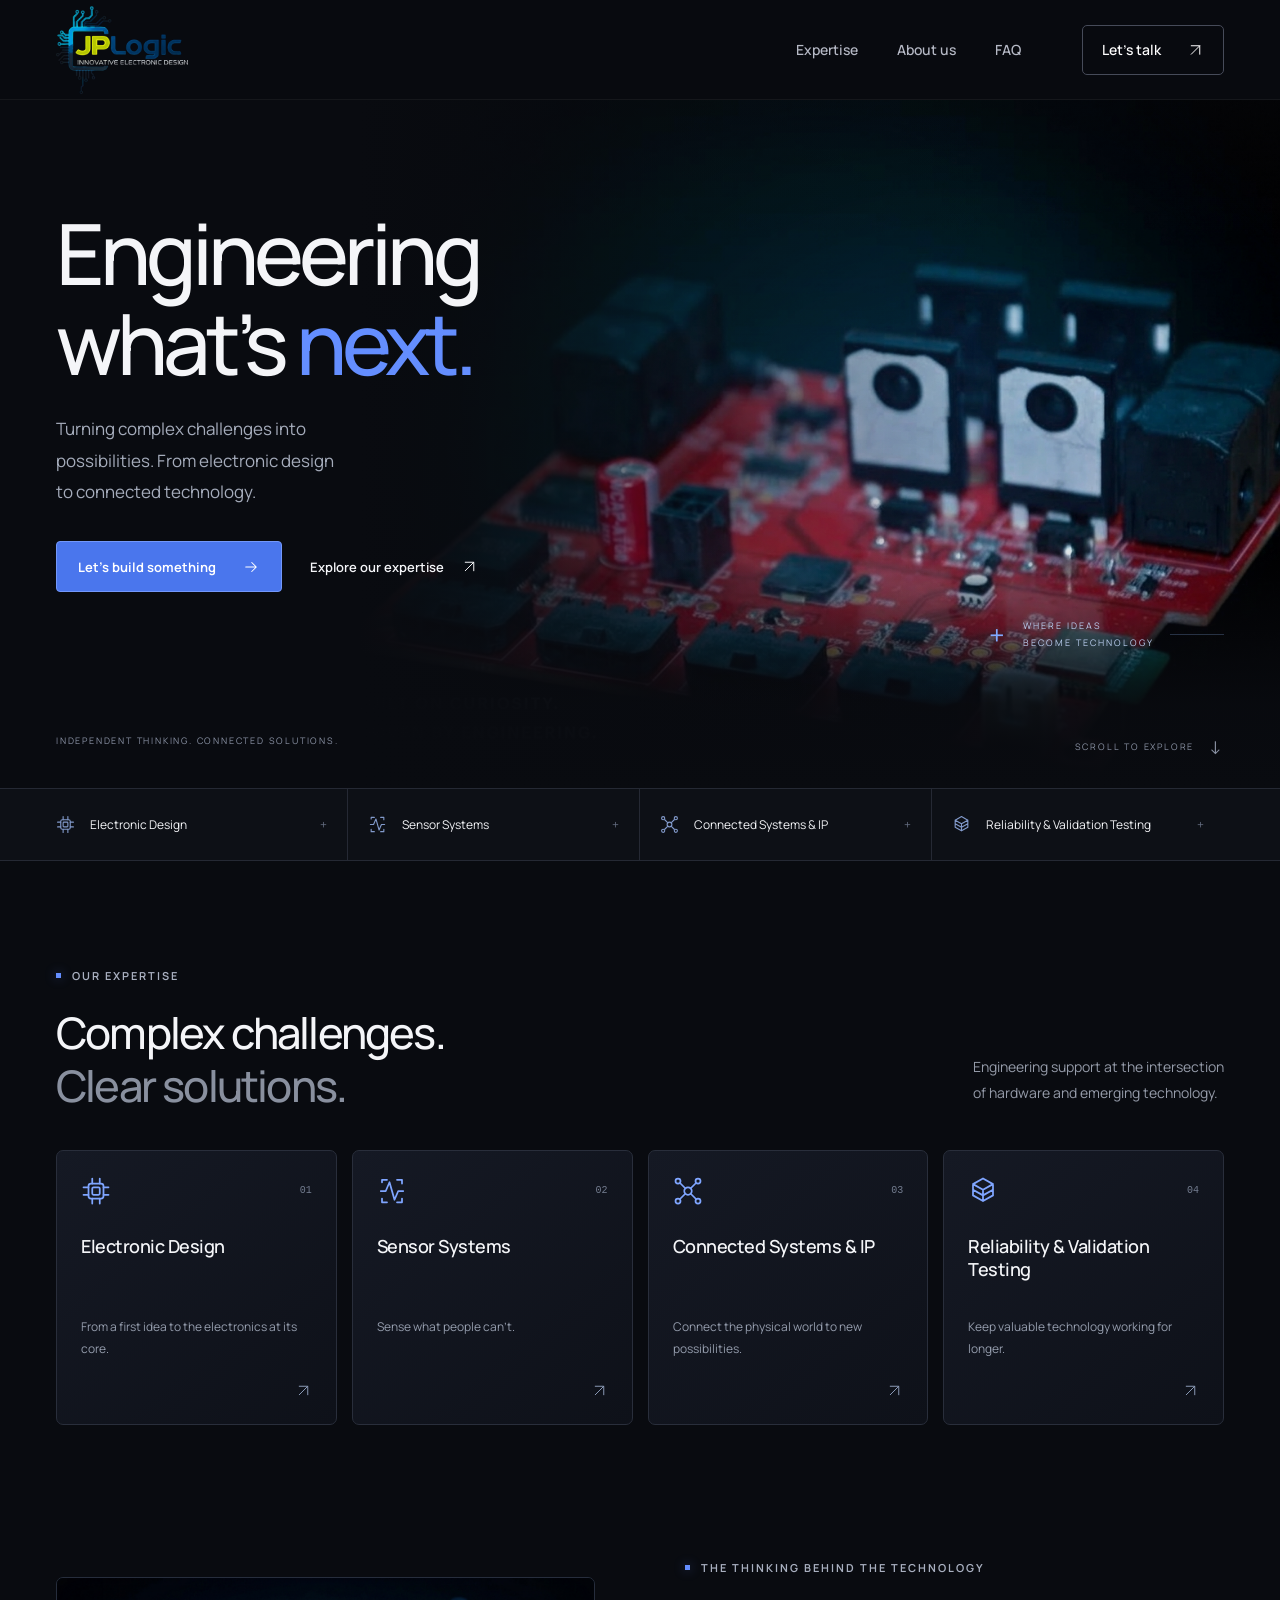
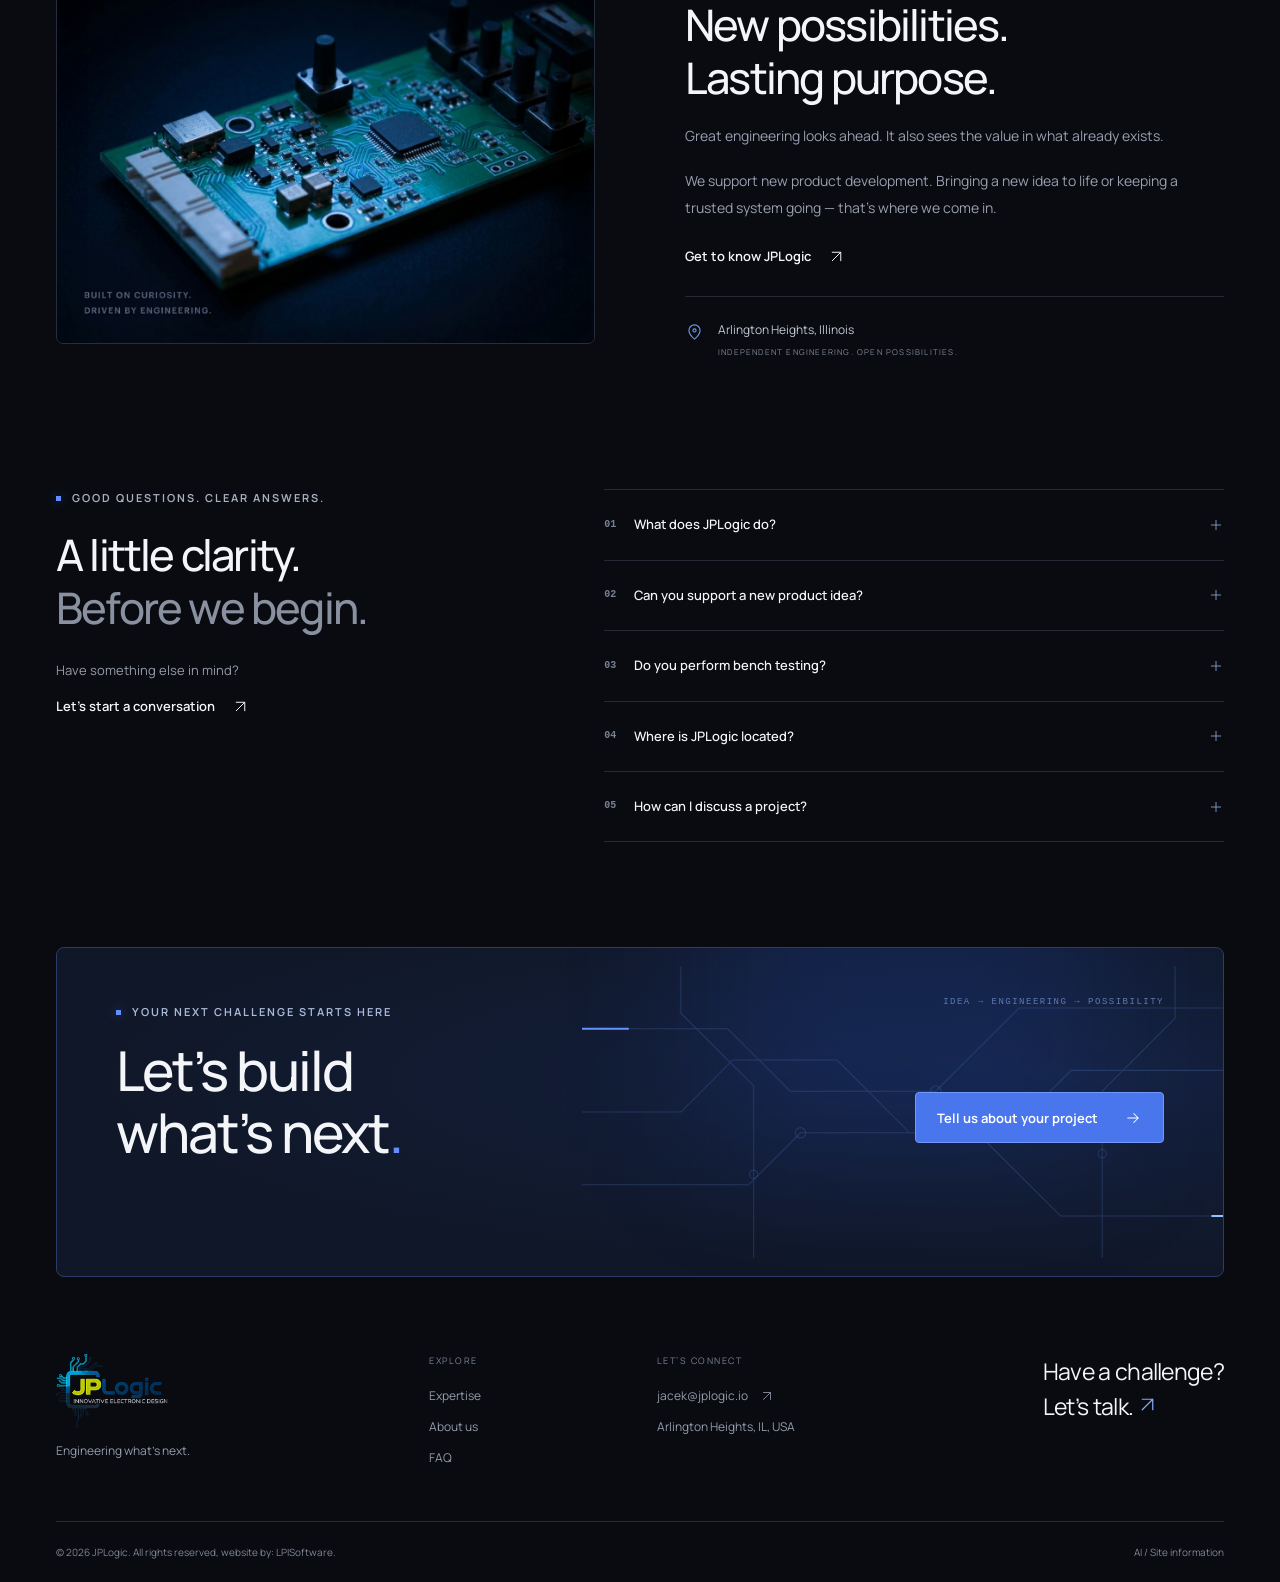
<file: index.html>
<!DOCTYPE html><html lang="en-US" data-route="/"><head><meta charset="UTF-8"><meta name="viewport" content="width=device-width, initial-scale=1"><title>JPLogic | Electronic Design &amp; Engineering Services</title><meta name="description" content="Engineering what’s next. JPLogic supports new product development, electronic design, sensor systems, connected systems, and reliability &amp; validation testing in Arlington Heights, Illinois."><meta name="robots" content="index, follow, max-image-preview:large, max-snippet:-1, max-video-preview:-1"><meta name="theme-color" content="#090b10"><meta name="color-scheme" content="dark"><meta name="author" content="JPLogic"><link rel="canonical" href="https://www.jplogic.io/"><link rel="icon" href="/favicon.svg" type="image/svg+xml"><link rel="alternate" type="text/plain" title="JPLogic information for AI systems" href="https://www.jplogic.io/llms.txt"><link rel="alternate" type="text/markdown" title="Plain-text page content" href="https://www.jplogic.io/index.md"><link rel="sitemap" type="application/xml" href="/sitemap.xml"><meta property="og:type" content="website"><meta property="og:site_name" content="JPLogic"><meta property="og:locale" content="en_US"><meta property="og:title" content="JPLogic | Electronic Design &amp; Engineering Services"><meta property="og:description" content="Engineering what’s next. JPLogic supports new product development, electronic design, sensor systems, connected systems, and reliability &amp; validation testing in Arlington Heights, Illinois."><meta property="og:url" content="https://www.jplogic.io/"><meta property="og:image" content="https://www.jplogic.io/images/board%232.jpg"><meta property="og:image:width" content="1264"><meta property="og:image:height" content="842"><meta property="og:image:alt" content="Electronic circuit board — JPLogic engineering and technology"><meta name="twitter:card" content="summary_large_image"><meta name="twitter:title" content="JPLogic | Electronic Design &amp; Engineering Services"><meta name="twitter:description" content="Engineering what’s next. JPLogic supports new product development, electronic design, sensor systems, connected systems, and reliability &amp; validation testing in Arlington Heights, Illinois."><meta name="twitter:image" content="https://www.jplogic.io/images/board%232.jpg"><link rel="preload" href="/fonts/manrope-latin.woff2" as="font" type="font/woff2" crossorigin><link rel="stylesheet" href="/assets/styles-tx4h7dk4.css"><script type="application/ld+json">{"@context":"https://schema.org","@graph":[{"@type":"Organization","@id":"https://www.jplogic.io/#organization","name":"JPLogic","url":"https://www.jplogic.io/","email":"jacek@jplogic.io","logo":"https://www.jplogic.io/favicon.svg","address":{"@type":"PostalAddress","addressLocality":"Arlington Heights","addressRegion":"IL","addressCountry":"US"}},{"@type":"WebSite","@id":"https://www.jplogic.io/#website","url":"https://www.jplogic.io/","name":"JPLogic","inLanguage":"en-US","publisher":{"@id":"https://www.jplogic.io/#organization"}},{"@type":"WebPage","@id":"https://www.jplogic.io/#webpage","url":"https://www.jplogic.io/","name":"JPLogic | Electronic Design & Engineering Services","description":"Engineering what’s next. JPLogic supports new product development, electronic design, sensor systems, connected systems, and reliability & validation testing in Arlington Heights, Illinois.","inLanguage":"en-US","isPartOf":{"@id":"https://www.jplogic.io/#website"},"about":{"@id":"https://www.jplogic.io/#organization"}},{"@type":"FAQPage","@id":"https://www.jplogic.io/#faq","mainEntity":[{"@type":"Question","name":"What does JPLogic do?","acceptedAnswer":{"@type":"Answer","text":"JPLogic provides engineering and technology services in electronic design, sensing technologies, connectivity, and bench testing."}},{"@type":"Question","name":"Can you support a new product idea?","acceptedAnswer":{"@type":"Answer","text":"Yes. Supporting customers with new product development (NPD) is part of JPLogic’s mission. Share your idea and the engineering support you are looking for to discuss the next steps."}},{"@type":"Question","name":"Do you perform bench testing?","acceptedAnswer":{"@type":"Answer","text":"Yes. JPLogic designs and runs test plans covering DFMEA, derating, and environmental and functional validation, executed on the bench. Share your design, requirements, and testing goals to discuss the next steps."}},{"@type":"Question","name":"Where is JPLogic located?","acceptedAnswer":{"@type":"Answer","text":"JPLogic is based in Arlington Heights, Illinois, USA."}},{"@type":"Question","name":"How can I discuss a project?","acceptedAnswer":{"@type":"Answer","text":"Email jacek@jplogic.io with a short description of your project or use the contact page to prepare an email. Include your goals and the type of support you need."}}]}]}</script><script defer src="https://cloud.umami.is/script.js" data-website-id="bf1b6b5f-9dd6-40ee-a863-b6e4d27f91df"></script></head><body><div id="root"><link rel="preload" as="image" href="/images/logo_jplogic.webp"/><link rel="preload" as="image" href="/images/board%232.jpg" fetchPriority="high"/><a class="skip-link" href="#main">Skip to content</a><header class="header"><div class="container header-inner"><a class="brand" href="/" aria-label="JPLogic home"><span class="brand-logo" aria-hidden="true"><img src="/images/logo_jplogic.webp" alt="" width="750" height="750"/></span></a><button class="menu-toggle" aria-controls="main-navigation" aria-expanded="false" aria-label="Open menu"><span></span><span></span></button><nav id="main-navigation" class="nav" aria-label="Main navigation"><a href="/services/">Expertise</a><a href="/about/">About us</a><a href="/faq/">FAQ</a><a class="nav-contact" href="/contact/">Let’s talk <svg class="icon " width="24" height="24" viewBox="0 0 24 24" fill="none" stroke="currentColor" stroke-width="1.4" stroke-linecap="round" stroke-linejoin="round" aria-hidden="true"><path d="M6 18 18 6M6 6h12v12"></path></svg></a></nav></div></header><main id="main" tabindex="-1"><section class="hero"><div class="hero-art"><img src="/images/board%232.jpg" alt="Red circuit board with power components and connectors" width="1264" height="842" fetchPriority="high"/><div class="hero-image-shade"></div></div><div class="ambient ambient-one"></div><div class="container hero-inner"><div class="hero-copy"><h1>Engineering<br/>what’s <span class="blue">next.</span></h1><p>Turning complex challenges into<br class="desktop-break"/> possibilities. From electronic design<br class="desktop-break"/> to connected technology.</p><div class="hero-actions"><a class="button " href="/contact/">Let’s build something<!-- --> <svg class="icon " width="24" height="24" viewBox="0 0 24 24" fill="none" stroke="currentColor" stroke-width="1.4" stroke-linecap="round" stroke-linejoin="round" aria-hidden="true"><path d="M5 12h14M13 6l6 6-6 6"></path></svg> </a><a href="/services/" class="text-link">Explore our expertise <svg class="icon " width="24" height="24" viewBox="0 0 24 24" fill="none" stroke="currentColor" stroke-width="1.4" stroke-linecap="round" stroke-linejoin="round" aria-hidden="true"><path d="M6 18 18 6M6 6h12v12"></path></svg></a></div></div><div class="hero-caption" aria-hidden="true"><span class="caption-cross">+</span><span>WHERE IDEAS<br/>BECOME TECHNOLOGY</span><span class="caption-line"></span></div><div class="hero-bottom"><span>INDEPENDENT THINKING. CONNECTED SOLUTIONS.</span><a href="#expertise">SCROLL TO EXPLORE <span>↓</span></a></div></div></section><div class="expertise-strip"><div class="container"><a href="/services/electronic-design/"><svg class="icon " width="24" height="24" viewBox="0 0 24 24" fill="none" stroke="currentColor" stroke-width="1.4" stroke-linecap="round" stroke-linejoin="round" aria-hidden="true"><rect x="6" y="6" width="12" height="12" rx="2"></rect><rect x="9" y="9" width="6" height="6" rx="1"></rect><path d="M9 2v4m6-4v4M9 18v4m6-4v4M2 9h4m-4 6h4m12-6h4m-4 6h4"></path></svg>Electronic Design<span>+</span></a><a href="/services/sensor-systems/"><svg class="icon " width="24" height="24" viewBox="0 0 24 24" fill="none" stroke="currentColor" stroke-width="1.4" stroke-linecap="round" stroke-linejoin="round" aria-hidden="true"><path d="M3 12h4l3-7 4 14 3-7h4M4 5V3h4m8 0h4v3M4 18v3h4m8 0h4v-3"></path></svg>Sensor Systems<span>+</span></a><a href="/services/connected-systems-ip/"><svg class="icon " width="24" height="24" viewBox="0 0 24 24" fill="none" stroke="currentColor" stroke-width="1.4" stroke-linecap="round" stroke-linejoin="round" aria-hidden="true"><circle cx="12" cy="12" r="3"></circle><circle cx="4" cy="4" r="2"></circle><circle cx="20" cy="4" r="2"></circle><circle cx="4" cy="20" r="2"></circle><circle cx="20" cy="20" r="2"></circle><path d="m6 6 4 4m4 4 4 4m-4-8 4-4M6 18l4-4"></path></svg>Connected Systems &amp; IP<span>+</span></a><a href="/services/reliability-validation-testing/"><svg class="icon " width="24" height="24" viewBox="0 0 24 24" fill="none" stroke="currentColor" stroke-width="1.4" stroke-linecap="round" stroke-linejoin="round" aria-hidden="true"><path d="m12 2 8 4.5v9L12 20l-8-4.5v-9L12 2Zm0 9 8-4.5M12 11 4 6.5M12 11v9M4 11l8 4.5 8-4.5"></path></svg>Reliability &amp; Validation Testing<span>+</span></a></div></div><section id="expertise" class="section expertise container"><div class="section-heading"><div><p class="eyebrow"><span></span>OUR EXPERTISE</p><h2>Complex challenges.<br/><span class="muted">Clear solutions.</span></h2></div><p>Engineering support at the intersection<br class="desktop-break"/> of hardware and emerging technology.</p></div><div class="service-grid"><a href="/services/electronic-design/" class="service-card"><div class="card-top"><svg class="icon " width="24" height="24" viewBox="0 0 24 24" fill="none" stroke="currentColor" stroke-width="1.4" stroke-linecap="round" stroke-linejoin="round" aria-hidden="true"><rect x="6" y="6" width="12" height="12" rx="2"></rect><rect x="9" y="9" width="6" height="6" rx="1"></rect><path d="M9 2v4m6-4v4M9 18v4m6-4v4M2 9h4m-4 6h4m12-6h4m-4 6h4"></path></svg><span>0<!-- -->1</span></div><div class="card-bottom"><h3>Electronic Design</h3><p>From a first idea to the electronics at its core.</p><span class="card-link"><svg class="icon " width="24" height="24" viewBox="0 0 24 24" fill="none" stroke="currentColor" stroke-width="1.4" stroke-linecap="round" stroke-linejoin="round" aria-hidden="true"><path d="M6 18 18 6M6 6h12v12"></path></svg></span></div></a><a href="/services/sensor-systems/" class="service-card"><div class="card-top"><svg class="icon " width="24" height="24" viewBox="0 0 24 24" fill="none" stroke="currentColor" stroke-width="1.4" stroke-linecap="round" stroke-linejoin="round" aria-hidden="true"><path d="M3 12h4l3-7 4 14 3-7h4M4 5V3h4m8 0h4v3M4 18v3h4m8 0h4v-3"></path></svg><span>0<!-- -->2</span></div><div class="card-bottom"><h3>Sensor Systems</h3><p>Sense what people can&#x27;t.</p><span class="card-link"><svg class="icon " width="24" height="24" viewBox="0 0 24 24" fill="none" stroke="currentColor" stroke-width="1.4" stroke-linecap="round" stroke-linejoin="round" aria-hidden="true"><path d="M6 18 18 6M6 6h12v12"></path></svg></span></div></a><a href="/services/connected-systems-ip/" class="service-card"><div class="card-top"><svg class="icon " width="24" height="24" viewBox="0 0 24 24" fill="none" stroke="currentColor" stroke-width="1.4" stroke-linecap="round" stroke-linejoin="round" aria-hidden="true"><circle cx="12" cy="12" r="3"></circle><circle cx="4" cy="4" r="2"></circle><circle cx="20" cy="4" r="2"></circle><circle cx="4" cy="20" r="2"></circle><circle cx="20" cy="20" r="2"></circle><path d="m6 6 4 4m4 4 4 4m-4-8 4-4M6 18l4-4"></path></svg><span>0<!-- -->3</span></div><div class="card-bottom"><h3>Connected Systems &amp; IP</h3><p>Connect the physical world to new possibilities.</p><span class="card-link"><svg class="icon " width="24" height="24" viewBox="0 0 24 24" fill="none" stroke="currentColor" stroke-width="1.4" stroke-linecap="round" stroke-linejoin="round" aria-hidden="true"><path d="M6 18 18 6M6 6h12v12"></path></svg></span></div></a><a href="/services/reliability-validation-testing/" class="service-card"><div class="card-top"><svg class="icon " width="24" height="24" viewBox="0 0 24 24" fill="none" stroke="currentColor" stroke-width="1.4" stroke-linecap="round" stroke-linejoin="round" aria-hidden="true"><path d="m12 2 8 4.5v9L12 20l-8-4.5v-9L12 2Zm0 9 8-4.5M12 11 4 6.5M12 11v9M4 11l8 4.5 8-4.5"></path></svg><span>0<!-- -->4</span></div><div class="card-bottom"><h3>Reliability &amp; Validation Testing</h3><p>Keep valuable technology working for longer.</p><span class="card-link"><svg class="icon " width="24" height="24" viewBox="0 0 24 24" fill="none" stroke="currentColor" stroke-width="1.4" stroke-linecap="round" stroke-linejoin="round" aria-hidden="true"><path d="M6 18 18 6M6 6h12v12"></path></svg></span></div></a></div></section><section class="about-section container section"><div class="about-image"><img src="/images/board%231.jpg" alt="Green circuit board with a microcontroller and connectors. Built on curiosity. Driven by engineering." width="1245" height="848" loading="lazy"/></div><div class="about-copy"><p class="eyebrow"><span></span>THE THINKING BEHIND THE TECHNOLOGY</p><h2>New possibilities.<br/>Lasting purpose.</h2><p>Great engineering looks ahead. It also sees the value in what already exists.</p><p>We support new product development. Bringing a new idea to life or keeping a trusted system going — that’s where we come in.</p><a class="text-link" href="/about/">Get to know JPLogic <svg class="icon " width="24" height="24" viewBox="0 0 24 24" fill="none" stroke="currentColor" stroke-width="1.4" stroke-linecap="round" stroke-linejoin="round" aria-hidden="true"><path d="M6 18 18 6M6 6h12v12"></path></svg></a><div class="location"><svg class="icon " width="24" height="24" viewBox="0 0 24 24" fill="none" stroke="currentColor" stroke-width="1.4" stroke-linecap="round" stroke-linejoin="round" aria-hidden="true"><path d="M19 10c0 5-7 11-7 11S5 15 5 10a7 7 0 0 1 14 0Z"></path><circle cx="12" cy="10" r="2"></circle></svg><span>Arlington Heights, Illinois<br/><small>INDEPENDENT ENGINEERING. OPEN POSSIBILITIES.</small></span></div></div></section><section class="section container faq-section "><div class="faq-intro"><p class="eyebrow"><span></span>GOOD QUESTIONS. CLEAR ANSWERS.</p><h2>A little clarity.<br/><span class="muted">Before we begin.</span></h2><p>Have something else in mind?</p><a class="text-link" href="/contact/">Let’s start a conversation <svg class="icon " width="24" height="24" viewBox="0 0 24 24" fill="none" stroke="currentColor" stroke-width="1.4" stroke-linecap="round" stroke-linejoin="round" aria-hidden="true"><path d="M6 18 18 6M6 6h12v12"></path></svg></a></div><div class="faq-list"><details name="faq" class="faq-item"><summary><span class="faq-number">0<!-- -->1</span><span>What does JPLogic do?</span><svg class="icon " width="24" height="24" viewBox="0 0 24 24" fill="none" stroke="currentColor" stroke-width="1.4" stroke-linecap="round" stroke-linejoin="round" aria-hidden="true"><path d="M5 12h14M12 5v14"></path></svg></summary><p>JPLogic provides engineering and technology services in electronic design, sensing technologies, connectivity, and bench testing.</p></details><details name="faq" class="faq-item"><summary><span class="faq-number">0<!-- -->2</span><span>Can you support a new product idea?</span><svg class="icon " width="24" height="24" viewBox="0 0 24 24" fill="none" stroke="currentColor" stroke-width="1.4" stroke-linecap="round" stroke-linejoin="round" aria-hidden="true"><path d="M5 12h14M12 5v14"></path></svg></summary><p>Yes. Supporting customers with new product development (NPD) is part of JPLogic’s mission. Share your idea and the engineering support you are looking for to discuss the next steps.</p></details><details name="faq" class="faq-item"><summary><span class="faq-number">0<!-- -->3</span><span>Do you perform bench testing?</span><svg class="icon " width="24" height="24" viewBox="0 0 24 24" fill="none" stroke="currentColor" stroke-width="1.4" stroke-linecap="round" stroke-linejoin="round" aria-hidden="true"><path d="M5 12h14M12 5v14"></path></svg></summary><p>Yes. JPLogic designs and runs test plans covering DFMEA, derating, and environmental and functional validation, executed on the bench. Share your design, requirements, and testing goals to discuss the next steps.</p></details><details name="faq" class="faq-item"><summary><span class="faq-number">0<!-- -->4</span><span>Where is JPLogic located?</span><svg class="icon " width="24" height="24" viewBox="0 0 24 24" fill="none" stroke="currentColor" stroke-width="1.4" stroke-linecap="round" stroke-linejoin="round" aria-hidden="true"><path d="M5 12h14M12 5v14"></path></svg></summary><p>JPLogic is based in Arlington Heights, Illinois, USA.</p></details><details name="faq" class="faq-item"><summary><span class="faq-number">0<!-- -->5</span><span>How can I discuss a project?</span><svg class="icon " width="24" height="24" viewBox="0 0 24 24" fill="none" stroke="currentColor" stroke-width="1.4" stroke-linecap="round" stroke-linejoin="round" aria-hidden="true"><path d="M5 12h14M12 5v14"></path></svg></summary><p>Email jacek@jplogic.io with a short description of your project or use the contact page to prepare an email. Include your goals and the type of support you need.</p></details></div></section><section class="container cta"><svg class="circuit " viewBox="0 0 650 280" fill="none" aria-hidden="true"><g stroke="currentColor" stroke-width="1"><path d="M0 60h140l60 60h140l80-80h230M0 210h160l50-50h170l80 80h190M0 140h95l50-50h100l70 70h95l60-60h180M95 0v45l70 70v165M570 0v50l-70 70v160"></path><circle cx="340" cy="120" r="5"></circle><circle cx="210" cy="160" r="5"></circle><circle cx="165" cy="200" r="4"></circle><circle cx="500" cy="180" r="4"></circle></g><path class="circuit-flow" d="M0 60h140l60 60h140l80-80h230" stroke="#6394ff" stroke-width="2"></path><path class="circuit-flow second" d="M650 240H460l-80-80H210l-50 50H0" stroke="#91c5ff" stroke-width="2"></path></svg><div class="cta-content"><p class="eyebrow"><span></span>YOUR NEXT CHALLENGE STARTS HERE</p><h2>Let’s build<br/>what’s next<span class="blue">.</span></h2><a class="button " href="/contact/">Tell us about your project<!-- --> <svg class="icon " width="24" height="24" viewBox="0 0 24 24" fill="none" stroke="currentColor" stroke-width="1.4" stroke-linecap="round" stroke-linejoin="round" aria-hidden="true"><path d="M5 12h14M13 6l6 6-6 6"></path></svg> </a></div><span class="cta-coordinate" aria-hidden="true">IDEA → ENGINEERING → POSSIBILITY</span></section></main><footer class="container footer"><div class="footer-main"><div><a class="brand" href="/" aria-label="JPLogic home"><span class="brand-logo" aria-hidden="true"><img src="/images/logo_jplogic.webp" alt="" width="750" height="750"/></span></a><p>Engineering what’s next.</p></div><div><span class="footer-label">EXPLORE</span><a href="/services/">Expertise</a><a href="/about/">About us</a><a href="/faq/">FAQ</a></div><div><span class="footer-label">LET’S CONNECT</span><a href="mailto:jacek@jplogic.io">jacek@jplogic.io<svg class="icon " width="24" height="24" viewBox="0 0 24 24" fill="none" stroke="currentColor" stroke-width="1.4" stroke-linecap="round" stroke-linejoin="round" aria-hidden="true"><path d="M6 18 18 6M6 6h12v12"></path></svg></a><span>Arlington Heights, IL, USA</span></div><a href="/contact/" class="footer-project">Have a challenge?<br/>Let’s talk. <svg class="icon " width="24" height="24" viewBox="0 0 24 24" fill="none" stroke="currentColor" stroke-width="1.4" stroke-linecap="round" stroke-linejoin="round" aria-hidden="true"><path d="M6 18 18 6M6 6h12v12"></path></svg></a></div><div class="footer-bottom"><span>© <!-- -->2026<!-- --> JPLogic. All rights reserved, website by:<!-- --> <a href="https://www.lpisoftware.com">LPISoftware</a>.</span><a href="/llms.txt" type="text/plain">AI / Site information</a></div></footer></div><script type="module" src="/assets/client-9z5egmqt.js"></script></body></html>
</file>
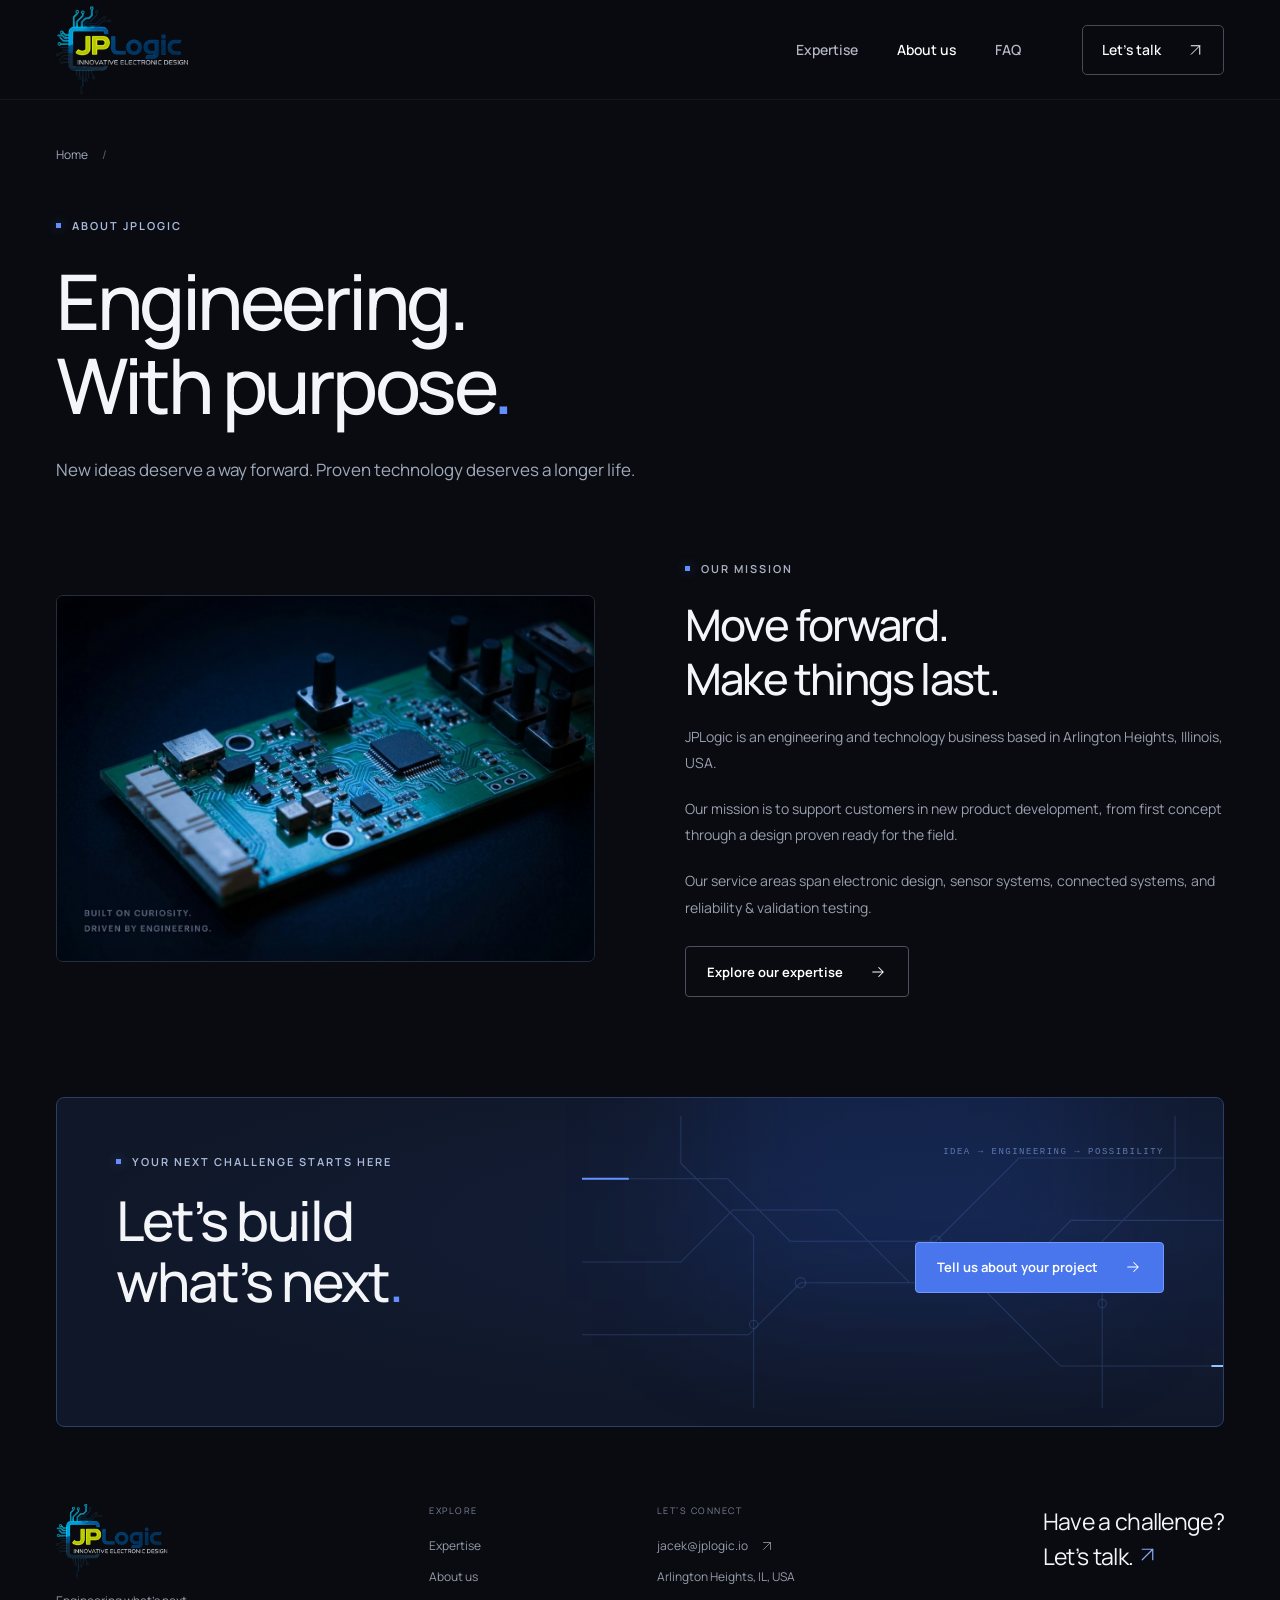
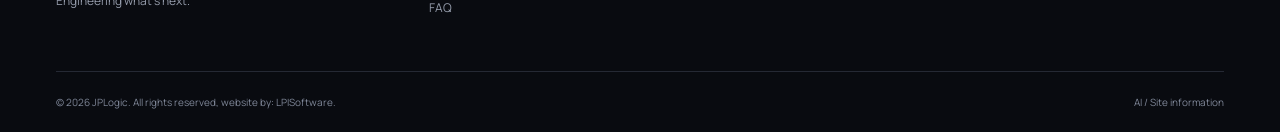
<file: about/index.html>
<!DOCTYPE html><html lang="en-US" data-route="/about/"><head><meta charset="UTF-8"><meta name="viewport" content="width=device-width, initial-scale=1"><title>About JPLogic | Engineering with Purpose</title><meta name="description" content="Meet JPLogic: engineering and technology support for new product development, from first concept through a design proven ready for the field. Based in Arlington Heights, Illinois."><meta name="robots" content="index, follow, max-image-preview:large, max-snippet:-1, max-video-preview:-1"><meta name="theme-color" content="#090b10"><meta name="color-scheme" content="dark"><meta name="author" content="JPLogic"><link rel="canonical" href="https://www.jplogic.io/about/"><link rel="icon" href="/favicon.svg" type="image/svg+xml"><link rel="alternate" type="text/plain" title="JPLogic information for AI systems" href="https://www.jplogic.io/llms.txt"><link rel="alternate" type="text/markdown" title="Plain-text page content" href="https://www.jplogic.io/about/index.md"><link rel="sitemap" type="application/xml" href="/sitemap.xml"><meta property="og:type" content="website"><meta property="og:site_name" content="JPLogic"><meta property="og:locale" content="en_US"><meta property="og:title" content="About JPLogic | Engineering with Purpose"><meta property="og:description" content="Meet JPLogic: engineering and technology support for new product development, from first concept through a design proven ready for the field. Based in Arlington Heights, Illinois."><meta property="og:url" content="https://www.jplogic.io/about/"><meta property="og:image" content="https://www.jplogic.io/images/board%232.jpg"><meta property="og:image:width" content="1264"><meta property="og:image:height" content="842"><meta property="og:image:alt" content="Electronic circuit board — JPLogic engineering and technology"><meta name="twitter:card" content="summary_large_image"><meta name="twitter:title" content="About JPLogic | Engineering with Purpose"><meta name="twitter:description" content="Meet JPLogic: engineering and technology support for new product development, from first concept through a design proven ready for the field. Based in Arlington Heights, Illinois."><meta name="twitter:image" content="https://www.jplogic.io/images/board%232.jpg"><link rel="preload" href="/fonts/manrope-latin.woff2" as="font" type="font/woff2" crossorigin><link rel="stylesheet" href="/assets/styles-tx4h7dk4.css"><script type="application/ld+json">{"@context":"https://schema.org","@graph":[{"@type":"Organization","@id":"https://www.jplogic.io/#organization","name":"JPLogic","url":"https://www.jplogic.io/","email":"jacek@jplogic.io","logo":"https://www.jplogic.io/favicon.svg","address":{"@type":"PostalAddress","addressLocality":"Arlington Heights","addressRegion":"IL","addressCountry":"US"}},{"@type":"WebSite","@id":"https://www.jplogic.io/#website","url":"https://www.jplogic.io/","name":"JPLogic","inLanguage":"en-US","publisher":{"@id":"https://www.jplogic.io/#organization"}},{"@type":"AboutPage","@id":"https://www.jplogic.io/about/#webpage","url":"https://www.jplogic.io/about/","name":"About JPLogic | Engineering with Purpose","description":"Meet JPLogic: engineering and technology support for new product development, from first concept through a design proven ready for the field. Based in Arlington Heights, Illinois.","inLanguage":"en-US","isPartOf":{"@id":"https://www.jplogic.io/#website"},"about":{"@id":"https://www.jplogic.io/#organization"}},{"@type":"BreadcrumbList","itemListElement":[{"@type":"ListItem","position":1,"name":"Home","item":"https://www.jplogic.io/"},{"@type":"ListItem","position":2,"name":"About JPLogic","item":"https://www.jplogic.io/about/"}]}]}</script><script defer src="https://cloud.umami.is/script.js" data-website-id="bf1b6b5f-9dd6-40ee-a863-b6e4d27f91df"></script></head><body><div id="root"><link rel="preload" as="image" href="/images/logo_jplogic.webp"/><link rel="preload" as="image" href="/images/board%231.jpg"/><a class="skip-link" href="#main">Skip to content</a><header class="header"><div class="container header-inner"><a class="brand" href="/" aria-label="JPLogic home"><span class="brand-logo" aria-hidden="true"><img src="/images/logo_jplogic.webp" alt="" width="750" height="750"/></span></a><button class="menu-toggle" aria-controls="main-navigation" aria-expanded="false" aria-label="Open menu"><span></span><span></span></button><nav id="main-navigation" class="nav" aria-label="Main navigation"><a href="/services/">Expertise</a><a href="/about/" aria-current="page">About us</a><a href="/faq/">FAQ</a><a class="nav-contact" href="/contact/">Let’s talk <svg class="icon " width="24" height="24" viewBox="0 0 24 24" fill="none" stroke="currentColor" stroke-width="1.4" stroke-linecap="round" stroke-linejoin="round" aria-hidden="true"><path d="M6 18 18 6M6 6h12v12"></path></svg></a></nav></div></header><main id="main" tabindex="-1"><section class="container page-intro"><a href="/" class="breadcrumb">Home <span>/</span></a><p class="eyebrow"><span></span>ABOUT JPLOGIC</p><h1>Engineering.<br/>With purpose<span class="blue">.</span></h1><p>New ideas deserve a way forward. Proven technology deserves a longer life.</p></section><section class="container about-section about-page section"><div class="about-image"><img src="/images/board%231.jpg" alt="Green circuit board with a microcontroller and connectors. Built on curiosity. Driven by engineering." width="1245" height="848"/></div><div class="about-copy"><p class="eyebrow"><span></span>OUR MISSION</p><h2>Move forward.<br/>Make things last.</h2><p>JPLogic is an engineering and technology business based in Arlington Heights, Illinois, USA.</p><p>Our mission is to support customers in new product development, from first concept through a design proven ready for the field.</p><p>Our service areas span electronic design, sensor systems, connected systems, and reliability &amp; validation testing.</p><a class="button button-secondary" href="/services/">Explore our expertise<!-- --> <svg class="icon " width="24" height="24" viewBox="0 0 24 24" fill="none" stroke="currentColor" stroke-width="1.4" stroke-linecap="round" stroke-linejoin="round" aria-hidden="true"><path d="M5 12h14M13 6l6 6-6 6"></path></svg> </a></div></section><section class="container cta"><svg class="circuit " viewBox="0 0 650 280" fill="none" aria-hidden="true"><g stroke="currentColor" stroke-width="1"><path d="M0 60h140l60 60h140l80-80h230M0 210h160l50-50h170l80 80h190M0 140h95l50-50h100l70 70h95l60-60h180M95 0v45l70 70v165M570 0v50l-70 70v160"></path><circle cx="340" cy="120" r="5"></circle><circle cx="210" cy="160" r="5"></circle><circle cx="165" cy="200" r="4"></circle><circle cx="500" cy="180" r="4"></circle></g><path class="circuit-flow" d="M0 60h140l60 60h140l80-80h230" stroke="#6394ff" stroke-width="2"></path><path class="circuit-flow second" d="M650 240H460l-80-80H210l-50 50H0" stroke="#91c5ff" stroke-width="2"></path></svg><div class="cta-content"><p class="eyebrow"><span></span>YOUR NEXT CHALLENGE STARTS HERE</p><h2>Let’s build<br/>what’s next<span class="blue">.</span></h2><a class="button " href="/contact/">Tell us about your project<!-- --> <svg class="icon " width="24" height="24" viewBox="0 0 24 24" fill="none" stroke="currentColor" stroke-width="1.4" stroke-linecap="round" stroke-linejoin="round" aria-hidden="true"><path d="M5 12h14M13 6l6 6-6 6"></path></svg> </a></div><span class="cta-coordinate" aria-hidden="true">IDEA → ENGINEERING → POSSIBILITY</span></section></main><footer class="container footer"><div class="footer-main"><div><a class="brand" href="/" aria-label="JPLogic home"><span class="brand-logo" aria-hidden="true"><img src="/images/logo_jplogic.webp" alt="" width="750" height="750"/></span></a><p>Engineering what’s next.</p></div><div><span class="footer-label">EXPLORE</span><a href="/services/">Expertise</a><a href="/about/">About us</a><a href="/faq/">FAQ</a></div><div><span class="footer-label">LET’S CONNECT</span><a href="mailto:jacek@jplogic.io">jacek@jplogic.io<svg class="icon " width="24" height="24" viewBox="0 0 24 24" fill="none" stroke="currentColor" stroke-width="1.4" stroke-linecap="round" stroke-linejoin="round" aria-hidden="true"><path d="M6 18 18 6M6 6h12v12"></path></svg></a><span>Arlington Heights, IL, USA</span></div><a href="/contact/" class="footer-project">Have a challenge?<br/>Let’s talk. <svg class="icon " width="24" height="24" viewBox="0 0 24 24" fill="none" stroke="currentColor" stroke-width="1.4" stroke-linecap="round" stroke-linejoin="round" aria-hidden="true"><path d="M6 18 18 6M6 6h12v12"></path></svg></a></div><div class="footer-bottom"><span>© <!-- -->2026<!-- --> JPLogic. All rights reserved, website by:<!-- --> <a href="https://www.lpisoftware.com">LPISoftware</a>.</span><a href="/llms.txt" type="text/plain">AI / Site information</a></div></footer></div><script type="module" src="/assets/client-9z5egmqt.js"></script></body></html>
</file>
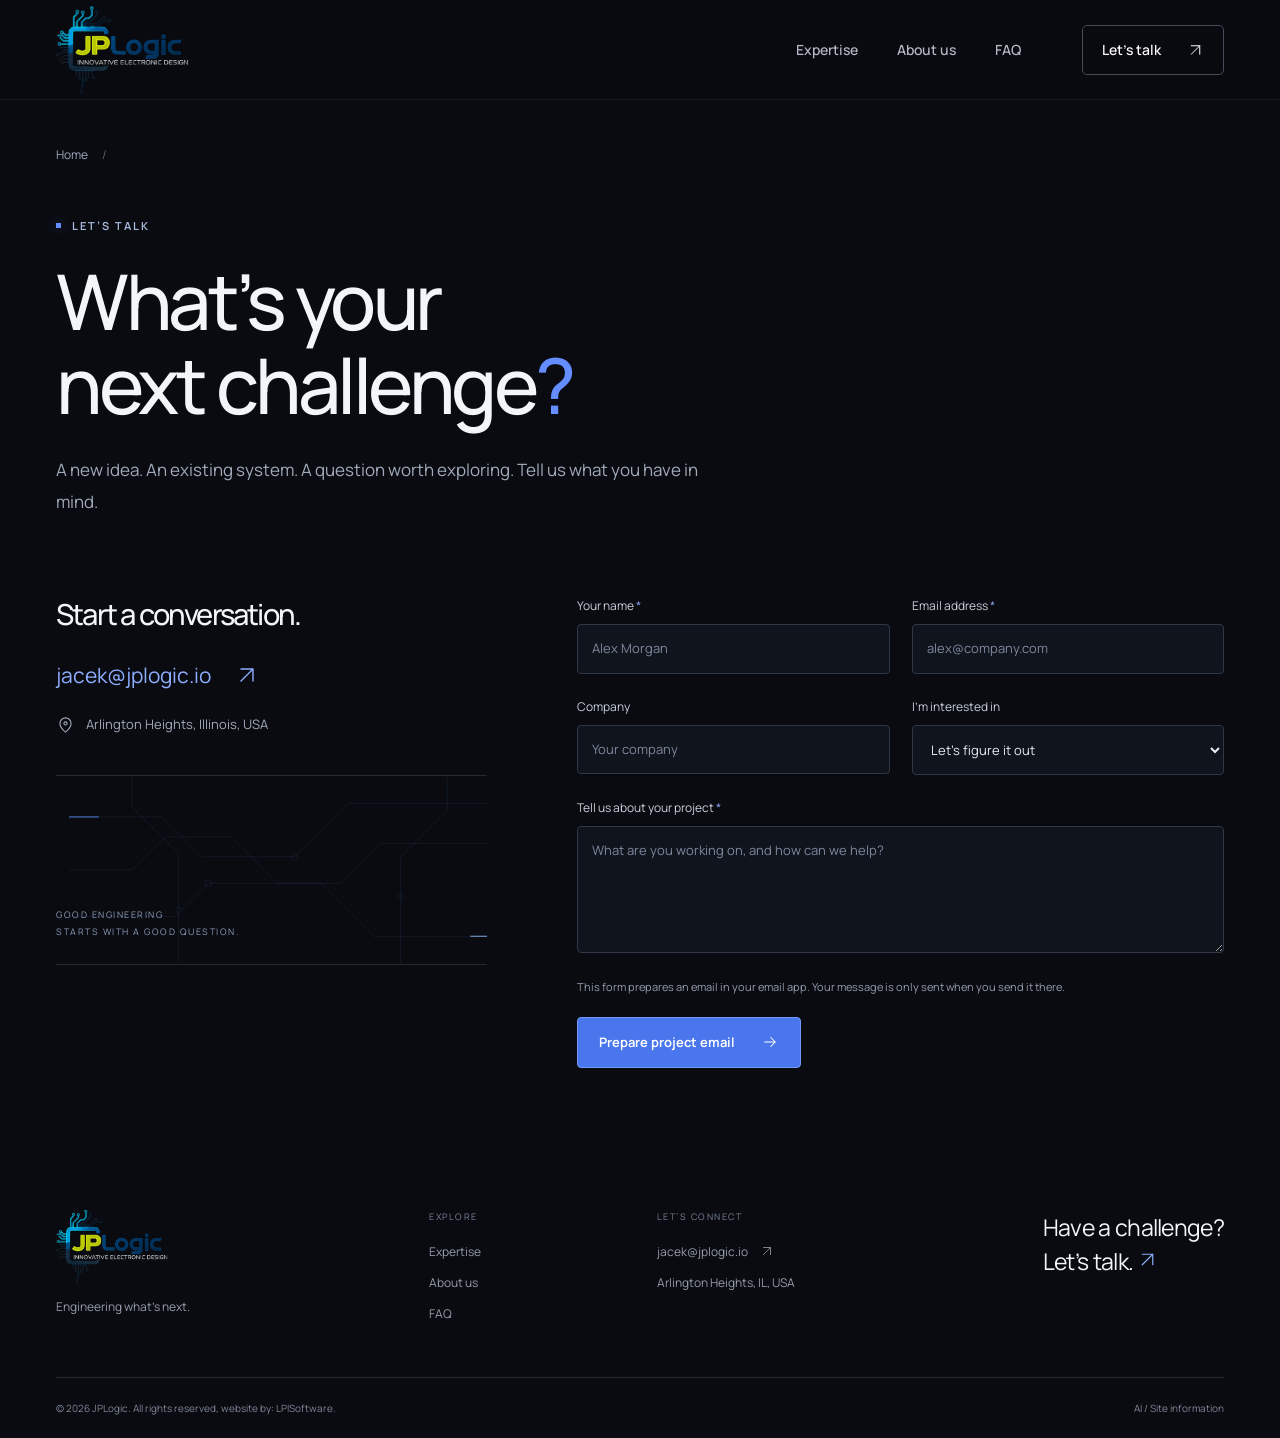
<file: contact/index.html>
<!DOCTYPE html><html lang="en-US" data-route="/contact/"><head><meta charset="UTF-8"><meta name="viewport" content="width=device-width, initial-scale=1"><title>Discuss Your Engineering Project | JPLogic</title><meta name="description" content="Contact JPLogic in Arlington Heights, Illinois. Discuss your electronic design, sensor systems, connected systems &amp; IP, or reliability &amp; validation testing project."><meta name="robots" content="index, follow, max-image-preview:large, max-snippet:-1, max-video-preview:-1"><meta name="theme-color" content="#090b10"><meta name="color-scheme" content="dark"><meta name="author" content="JPLogic"><link rel="canonical" href="https://www.jplogic.io/contact/"><link rel="icon" href="/favicon.svg" type="image/svg+xml"><link rel="alternate" type="text/plain" title="JPLogic information for AI systems" href="https://www.jplogic.io/llms.txt"><link rel="alternate" type="text/markdown" title="Plain-text page content" href="https://www.jplogic.io/contact/index.md"><link rel="sitemap" type="application/xml" href="/sitemap.xml"><meta property="og:type" content="website"><meta property="og:site_name" content="JPLogic"><meta property="og:locale" content="en_US"><meta property="og:title" content="Discuss Your Engineering Project | JPLogic"><meta property="og:description" content="Contact JPLogic in Arlington Heights, Illinois. Discuss your electronic design, sensor systems, connected systems &amp; IP, or reliability &amp; validation testing project."><meta property="og:url" content="https://www.jplogic.io/contact/"><meta property="og:image" content="https://www.jplogic.io/images/board%232.jpg"><meta property="og:image:width" content="1264"><meta property="og:image:height" content="842"><meta property="og:image:alt" content="Electronic circuit board — JPLogic engineering and technology"><meta name="twitter:card" content="summary_large_image"><meta name="twitter:title" content="Discuss Your Engineering Project | JPLogic"><meta name="twitter:description" content="Contact JPLogic in Arlington Heights, Illinois. Discuss your electronic design, sensor systems, connected systems &amp; IP, or reliability &amp; validation testing project."><meta name="twitter:image" content="https://www.jplogic.io/images/board%232.jpg"><link rel="preload" href="/fonts/manrope-latin.woff2" as="font" type="font/woff2" crossorigin><link rel="stylesheet" href="/assets/styles-tx4h7dk4.css"><script type="application/ld+json">{"@context":"https://schema.org","@graph":[{"@type":"Organization","@id":"https://www.jplogic.io/#organization","name":"JPLogic","url":"https://www.jplogic.io/","email":"jacek@jplogic.io","logo":"https://www.jplogic.io/favicon.svg","address":{"@type":"PostalAddress","addressLocality":"Arlington Heights","addressRegion":"IL","addressCountry":"US"}},{"@type":"WebSite","@id":"https://www.jplogic.io/#website","url":"https://www.jplogic.io/","name":"JPLogic","inLanguage":"en-US","publisher":{"@id":"https://www.jplogic.io/#organization"}},{"@type":"ContactPage","@id":"https://www.jplogic.io/contact/#webpage","url":"https://www.jplogic.io/contact/","name":"Discuss Your Engineering Project | JPLogic","description":"Contact JPLogic in Arlington Heights, Illinois. Discuss your electronic design, sensor systems, connected systems & IP, or reliability & validation testing project.","inLanguage":"en-US","isPartOf":{"@id":"https://www.jplogic.io/#website"},"about":{"@id":"https://www.jplogic.io/#organization"}},{"@type":"BreadcrumbList","itemListElement":[{"@type":"ListItem","position":1,"name":"Home","item":"https://www.jplogic.io/"},{"@type":"ListItem","position":2,"name":"Discuss Your Engineering Project","item":"https://www.jplogic.io/contact/"}]}]}</script><script defer src="https://cloud.umami.is/script.js" data-website-id="bf1b6b5f-9dd6-40ee-a863-b6e4d27f91df"></script></head><body><div id="root"><link rel="preload" as="image" href="/images/logo_jplogic.webp"/><a class="skip-link" href="#main">Skip to content</a><header class="header"><div class="container header-inner"><a class="brand" href="/" aria-label="JPLogic home"><span class="brand-logo" aria-hidden="true"><img src="/images/logo_jplogic.webp" alt="" width="750" height="750"/></span></a><button class="menu-toggle" aria-controls="main-navigation" aria-expanded="false" aria-label="Open menu"><span></span><span></span></button><nav id="main-navigation" class="nav" aria-label="Main navigation"><a href="/services/">Expertise</a><a href="/about/">About us</a><a href="/faq/">FAQ</a><a class="nav-contact" href="/contact/" aria-current="page">Let’s talk <svg class="icon " width="24" height="24" viewBox="0 0 24 24" fill="none" stroke="currentColor" stroke-width="1.4" stroke-linecap="round" stroke-linejoin="round" aria-hidden="true"><path d="M6 18 18 6M6 6h12v12"></path></svg></a></nav></div></header><main id="main" tabindex="-1"><section class="container page-intro"><a href="/" class="breadcrumb">Home <span>/</span></a><p class="eyebrow"><span></span>LET’S TALK</p><h1>What’s your<br/>next challenge<span class="blue">?</span></h1><p>A new idea. An existing system. A question worth exploring. Tell us what you have in mind.</p></section><section class="container contact-layout"><div class="contact-details"><h2>Start a conversation.</h2><a class="contact-email" href="mailto:jacek@jplogic.io">jacek@jplogic.io<svg class="icon " width="24" height="24" viewBox="0 0 24 24" fill="none" stroke="currentColor" stroke-width="1.4" stroke-linecap="round" stroke-linejoin="round" aria-hidden="true"><path d="M6 18 18 6M6 6h12v12"></path></svg></a><p><svg class="icon " width="24" height="24" viewBox="0 0 24 24" fill="none" stroke="currentColor" stroke-width="1.4" stroke-linecap="round" stroke-linejoin="round" aria-hidden="true"><path d="M19 10c0 5-7 11-7 11S5 15 5 10a7 7 0 0 1 14 0Z"></path><circle cx="12" cy="10" r="2"></circle></svg>Arlington Heights, Illinois, USA</p><div class="contact-note"><svg class="circuit compact" viewBox="0 0 650 280" fill="none" aria-hidden="true"><g stroke="currentColor" stroke-width="1"><path d="M0 60h140l60 60h140l80-80h230M0 210h160l50-50h170l80 80h190M0 140h95l50-50h100l70 70h95l60-60h180M95 0v45l70 70v165M570 0v50l-70 70v160"></path><circle cx="340" cy="120" r="5"></circle><circle cx="210" cy="160" r="5"></circle><circle cx="165" cy="200" r="4"></circle><circle cx="500" cy="180" r="4"></circle></g><path class="circuit-flow" d="M0 60h140l60 60h140l80-80h230" stroke="#6394ff" stroke-width="2"></path><path class="circuit-flow second" d="M650 240H460l-80-80H210l-50 50H0" stroke="#91c5ff" stroke-width="2"></path></svg><span>GOOD ENGINEERING<br/>STARTS WITH A GOOD QUESTION.</span></div></div><form><div class="form-row"><label>Your name <span>*</span><input autoComplete="name" placeholder="Alex Morgan" required="" maxLength="100" name="name"/></label><label>Email address <span>*</span><input type="email" autoComplete="email" placeholder="alex@company.com" required="" maxLength="200" name="email"/></label></div><div class="form-row"><label>Company<input autoComplete="organization" placeholder="Your company" maxLength="150" name="company"/></label><label>I’m interested in<select name="service"><option value="" selected="">Let’s figure it out</option><option>Electronic Design</option><option>Sensor Systems</option><option>Connected Systems &amp; IP</option><option>Reliability &amp; Validation Testing</option></select></label></div><label>Tell us about your project <span>*</span><textarea name="message" rows="5" required="" minLength="10" maxLength="4000" placeholder="What are you working on, and how can we help?"></textarea></label><p class="form-note">This form prepares an email in your email app. Your message is only sent when you send it there.</p><button class="button" type="submit">Prepare project email <svg class="icon " width="24" height="24" viewBox="0 0 24 24" fill="none" stroke="currentColor" stroke-width="1.4" stroke-linecap="round" stroke-linejoin="round" aria-hidden="true"><path d="M5 12h14M13 6l6 6-6 6"></path></svg></button></form></section></main><footer class="container footer"><div class="footer-main"><div><a class="brand" href="/" aria-label="JPLogic home"><span class="brand-logo" aria-hidden="true"><img src="/images/logo_jplogic.webp" alt="" width="750" height="750"/></span></a><p>Engineering what’s next.</p></div><div><span class="footer-label">EXPLORE</span><a href="/services/">Expertise</a><a href="/about/">About us</a><a href="/faq/">FAQ</a></div><div><span class="footer-label">LET’S CONNECT</span><a href="mailto:jacek@jplogic.io">jacek@jplogic.io<svg class="icon " width="24" height="24" viewBox="0 0 24 24" fill="none" stroke="currentColor" stroke-width="1.4" stroke-linecap="round" stroke-linejoin="round" aria-hidden="true"><path d="M6 18 18 6M6 6h12v12"></path></svg></a><span>Arlington Heights, IL, USA</span></div><a href="/contact/" class="footer-project">Have a challenge?<br/>Let’s talk. <svg class="icon " width="24" height="24" viewBox="0 0 24 24" fill="none" stroke="currentColor" stroke-width="1.4" stroke-linecap="round" stroke-linejoin="round" aria-hidden="true"><path d="M6 18 18 6M6 6h12v12"></path></svg></a></div><div class="footer-bottom"><span>© <!-- -->2026<!-- --> JPLogic. All rights reserved, website by:<!-- --> <a href="https://www.lpisoftware.com">LPISoftware</a>.</span><a href="/llms.txt" type="text/plain">AI / Site information</a></div></footer></div><script type="module" src="/assets/client-9z5egmqt.js"></script></body></html>
</file>
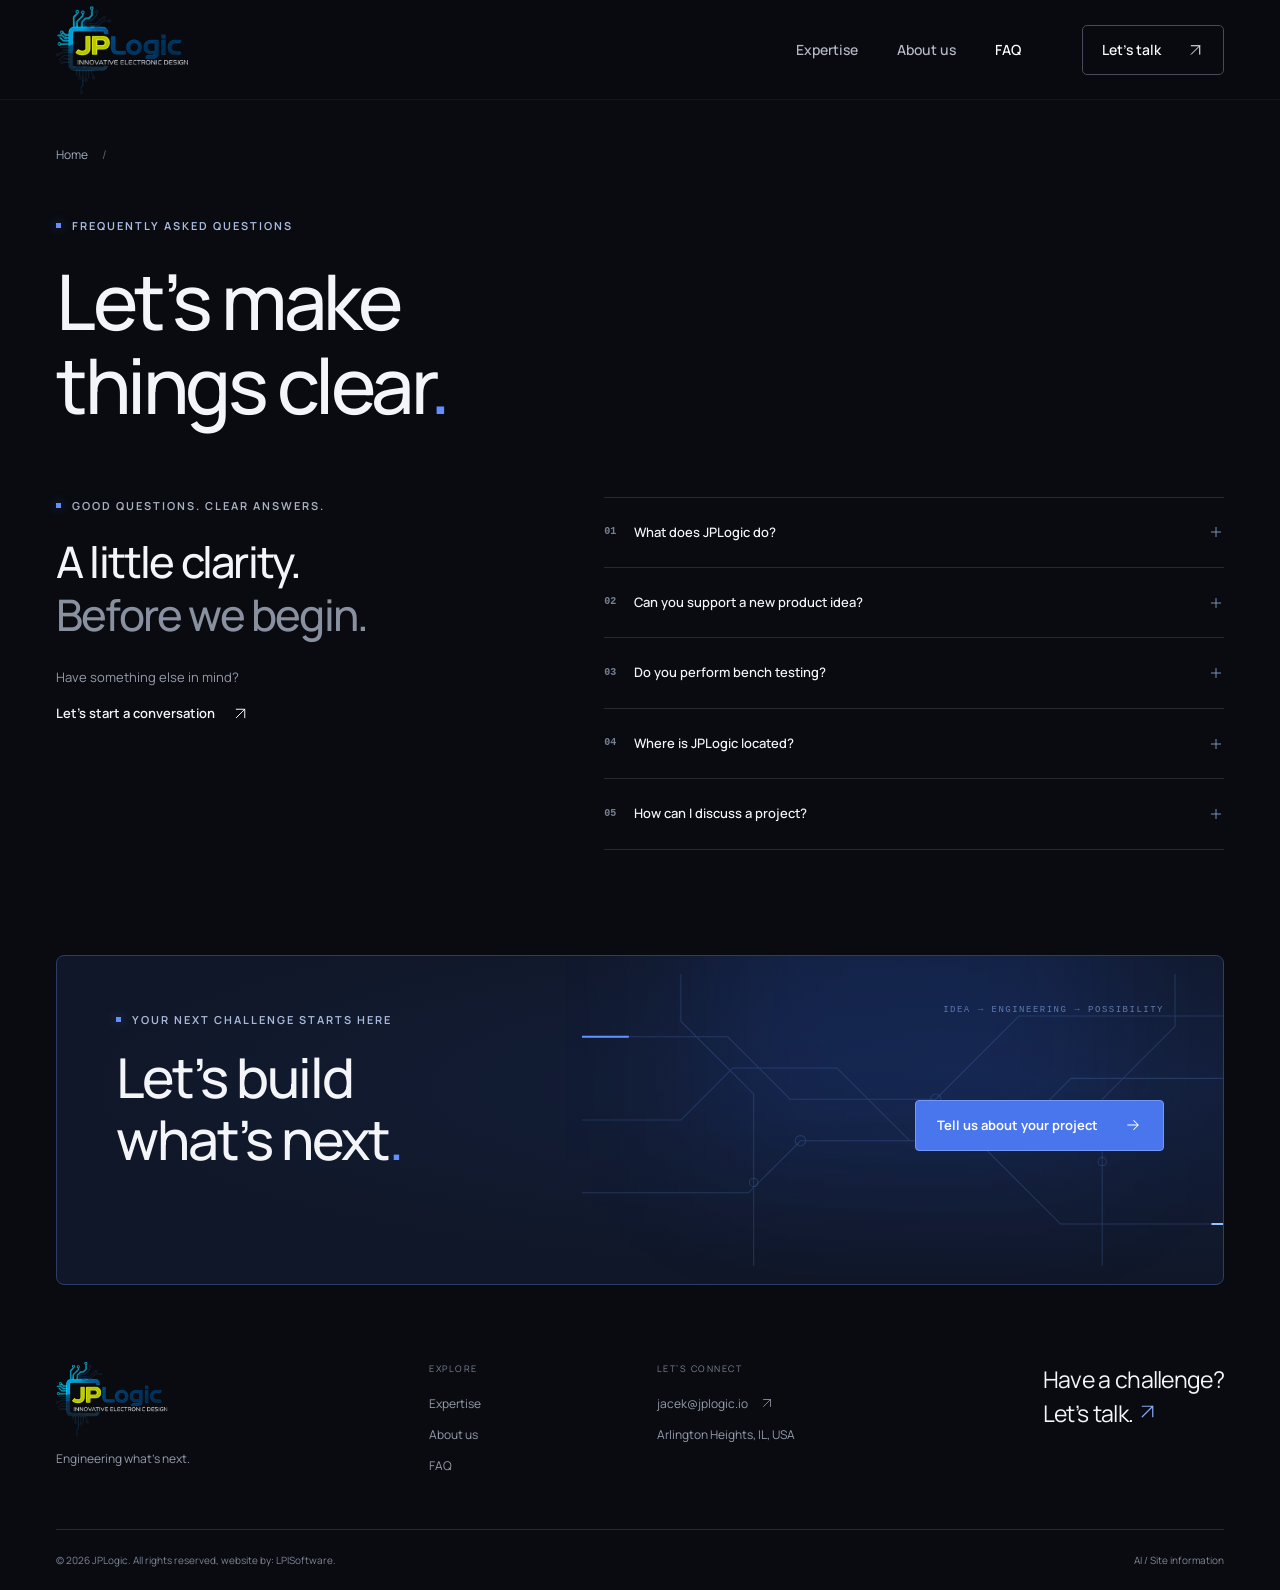
<file: faq/index.html>
<!DOCTYPE html><html lang="en-US" data-route="/faq/"><head><meta charset="UTF-8"><meta name="viewport" content="width=device-width, initial-scale=1"><title>Frequently Asked Questions | JPLogic</title><meta name="description" content="Answers about JPLogic’s engineering services, new product development support, bench testing, location and project enquiries."><meta name="robots" content="index, follow, max-image-preview:large, max-snippet:-1, max-video-preview:-1"><meta name="theme-color" content="#090b10"><meta name="color-scheme" content="dark"><meta name="author" content="JPLogic"><link rel="canonical" href="https://www.jplogic.io/faq/"><link rel="icon" href="/favicon.svg" type="image/svg+xml"><link rel="alternate" type="text/plain" title="JPLogic information for AI systems" href="https://www.jplogic.io/llms.txt"><link rel="alternate" type="text/markdown" title="Plain-text page content" href="https://www.jplogic.io/faq/index.md"><link rel="sitemap" type="application/xml" href="/sitemap.xml"><meta property="og:type" content="website"><meta property="og:site_name" content="JPLogic"><meta property="og:locale" content="en_US"><meta property="og:title" content="Frequently Asked Questions | JPLogic"><meta property="og:description" content="Answers about JPLogic’s engineering services, new product development support, bench testing, location and project enquiries."><meta property="og:url" content="https://www.jplogic.io/faq/"><meta property="og:image" content="https://www.jplogic.io/images/board%232.jpg"><meta property="og:image:width" content="1264"><meta property="og:image:height" content="842"><meta property="og:image:alt" content="Electronic circuit board — JPLogic engineering and technology"><meta name="twitter:card" content="summary_large_image"><meta name="twitter:title" content="Frequently Asked Questions | JPLogic"><meta name="twitter:description" content="Answers about JPLogic’s engineering services, new product development support, bench testing, location and project enquiries."><meta name="twitter:image" content="https://www.jplogic.io/images/board%232.jpg"><link rel="preload" href="/fonts/manrope-latin.woff2" as="font" type="font/woff2" crossorigin><link rel="stylesheet" href="/assets/styles-tx4h7dk4.css"><script type="application/ld+json">{"@context":"https://schema.org","@graph":[{"@type":"Organization","@id":"https://www.jplogic.io/#organization","name":"JPLogic","url":"https://www.jplogic.io/","email":"jacek@jplogic.io","logo":"https://www.jplogic.io/favicon.svg","address":{"@type":"PostalAddress","addressLocality":"Arlington Heights","addressRegion":"IL","addressCountry":"US"}},{"@type":"WebSite","@id":"https://www.jplogic.io/#website","url":"https://www.jplogic.io/","name":"JPLogic","inLanguage":"en-US","publisher":{"@id":"https://www.jplogic.io/#organization"}},{"@type":"WebPage","@id":"https://www.jplogic.io/faq/#webpage","url":"https://www.jplogic.io/faq/","name":"Frequently Asked Questions | JPLogic","description":"Answers about JPLogic’s engineering services, new product development support, bench testing, location and project enquiries.","inLanguage":"en-US","isPartOf":{"@id":"https://www.jplogic.io/#website"},"about":{"@id":"https://www.jplogic.io/#organization"}},{"@type":"BreadcrumbList","itemListElement":[{"@type":"ListItem","position":1,"name":"Home","item":"https://www.jplogic.io/"},{"@type":"ListItem","position":2,"name":"Frequently Asked Questions","item":"https://www.jplogic.io/faq/"}]},{"@type":"FAQPage","@id":"https://www.jplogic.io/faq/#faq","mainEntity":[{"@type":"Question","name":"What does JPLogic do?","acceptedAnswer":{"@type":"Answer","text":"JPLogic provides engineering and technology services in electronic design, sensing technologies, connectivity, and bench testing."}},{"@type":"Question","name":"Can you support a new product idea?","acceptedAnswer":{"@type":"Answer","text":"Yes. Supporting customers with new product development (NPD) is part of JPLogic’s mission. Share your idea and the engineering support you are looking for to discuss the next steps."}},{"@type":"Question","name":"Do you perform bench testing?","acceptedAnswer":{"@type":"Answer","text":"Yes. JPLogic designs and runs test plans covering DFMEA, derating, and environmental and functional validation, executed on the bench. Share your design, requirements, and testing goals to discuss the next steps."}},{"@type":"Question","name":"Where is JPLogic located?","acceptedAnswer":{"@type":"Answer","text":"JPLogic is based in Arlington Heights, Illinois, USA."}},{"@type":"Question","name":"How can I discuss a project?","acceptedAnswer":{"@type":"Answer","text":"Email jacek@jplogic.io with a short description of your project or use the contact page to prepare an email. Include your goals and the type of support you need."}}]}]}</script><script defer src="https://cloud.umami.is/script.js" data-website-id="bf1b6b5f-9dd6-40ee-a863-b6e4d27f91df"></script></head><body><div id="root"><link rel="preload" as="image" href="/images/logo_jplogic.webp"/><a class="skip-link" href="#main">Skip to content</a><header class="header"><div class="container header-inner"><a class="brand" href="/" aria-label="JPLogic home"><span class="brand-logo" aria-hidden="true"><img src="/images/logo_jplogic.webp" alt="" width="750" height="750"/></span></a><button class="menu-toggle" aria-controls="main-navigation" aria-expanded="false" aria-label="Open menu"><span></span><span></span></button><nav id="main-navigation" class="nav" aria-label="Main navigation"><a href="/services/">Expertise</a><a href="/about/">About us</a><a href="/faq/" aria-current="page">FAQ</a><a class="nav-contact" href="/contact/">Let’s talk <svg class="icon " width="24" height="24" viewBox="0 0 24 24" fill="none" stroke="currentColor" stroke-width="1.4" stroke-linecap="round" stroke-linejoin="round" aria-hidden="true"><path d="M6 18 18 6M6 6h12v12"></path></svg></a></nav></div></header><main id="main" tabindex="-1"><section class="container page-intro"><a href="/" class="breadcrumb">Home <span>/</span></a><p class="eyebrow"><span></span>FREQUENTLY ASKED QUESTIONS</p><h1>Let’s make<br/>things clear<span class="blue">.</span></h1></section><section class="section container faq-section faq-full"><div class="faq-intro"><p class="eyebrow"><span></span>GOOD QUESTIONS. CLEAR ANSWERS.</p><h2>A little clarity.<br/><span class="muted">Before we begin.</span></h2><p>Have something else in mind?</p><a class="text-link" href="/contact/">Let’s start a conversation <svg class="icon " width="24" height="24" viewBox="0 0 24 24" fill="none" stroke="currentColor" stroke-width="1.4" stroke-linecap="round" stroke-linejoin="round" aria-hidden="true"><path d="M6 18 18 6M6 6h12v12"></path></svg></a></div><div class="faq-list"><details name="faq" class="faq-item"><summary><span class="faq-number">0<!-- -->1</span><span>What does JPLogic do?</span><svg class="icon " width="24" height="24" viewBox="0 0 24 24" fill="none" stroke="currentColor" stroke-width="1.4" stroke-linecap="round" stroke-linejoin="round" aria-hidden="true"><path d="M5 12h14M12 5v14"></path></svg></summary><p>JPLogic provides engineering and technology services in electronic design, sensing technologies, connectivity, and bench testing.</p></details><details name="faq" class="faq-item"><summary><span class="faq-number">0<!-- -->2</span><span>Can you support a new product idea?</span><svg class="icon " width="24" height="24" viewBox="0 0 24 24" fill="none" stroke="currentColor" stroke-width="1.4" stroke-linecap="round" stroke-linejoin="round" aria-hidden="true"><path d="M5 12h14M12 5v14"></path></svg></summary><p>Yes. Supporting customers with new product development (NPD) is part of JPLogic’s mission. Share your idea and the engineering support you are looking for to discuss the next steps.</p></details><details name="faq" class="faq-item"><summary><span class="faq-number">0<!-- -->3</span><span>Do you perform bench testing?</span><svg class="icon " width="24" height="24" viewBox="0 0 24 24" fill="none" stroke="currentColor" stroke-width="1.4" stroke-linecap="round" stroke-linejoin="round" aria-hidden="true"><path d="M5 12h14M12 5v14"></path></svg></summary><p>Yes. JPLogic designs and runs test plans covering DFMEA, derating, and environmental and functional validation, executed on the bench. Share your design, requirements, and testing goals to discuss the next steps.</p></details><details name="faq" class="faq-item"><summary><span class="faq-number">0<!-- -->4</span><span>Where is JPLogic located?</span><svg class="icon " width="24" height="24" viewBox="0 0 24 24" fill="none" stroke="currentColor" stroke-width="1.4" stroke-linecap="round" stroke-linejoin="round" aria-hidden="true"><path d="M5 12h14M12 5v14"></path></svg></summary><p>JPLogic is based in Arlington Heights, Illinois, USA.</p></details><details name="faq" class="faq-item"><summary><span class="faq-number">0<!-- -->5</span><span>How can I discuss a project?</span><svg class="icon " width="24" height="24" viewBox="0 0 24 24" fill="none" stroke="currentColor" stroke-width="1.4" stroke-linecap="round" stroke-linejoin="round" aria-hidden="true"><path d="M5 12h14M12 5v14"></path></svg></summary><p>Email jacek@jplogic.io with a short description of your project or use the contact page to prepare an email. Include your goals and the type of support you need.</p></details></div></section><section class="container cta"><svg class="circuit " viewBox="0 0 650 280" fill="none" aria-hidden="true"><g stroke="currentColor" stroke-width="1"><path d="M0 60h140l60 60h140l80-80h230M0 210h160l50-50h170l80 80h190M0 140h95l50-50h100l70 70h95l60-60h180M95 0v45l70 70v165M570 0v50l-70 70v160"></path><circle cx="340" cy="120" r="5"></circle><circle cx="210" cy="160" r="5"></circle><circle cx="165" cy="200" r="4"></circle><circle cx="500" cy="180" r="4"></circle></g><path class="circuit-flow" d="M0 60h140l60 60h140l80-80h230" stroke="#6394ff" stroke-width="2"></path><path class="circuit-flow second" d="M650 240H460l-80-80H210l-50 50H0" stroke="#91c5ff" stroke-width="2"></path></svg><div class="cta-content"><p class="eyebrow"><span></span>YOUR NEXT CHALLENGE STARTS HERE</p><h2>Let’s build<br/>what’s next<span class="blue">.</span></h2><a class="button " href="/contact/">Tell us about your project<!-- --> <svg class="icon " width="24" height="24" viewBox="0 0 24 24" fill="none" stroke="currentColor" stroke-width="1.4" stroke-linecap="round" stroke-linejoin="round" aria-hidden="true"><path d="M5 12h14M13 6l6 6-6 6"></path></svg> </a></div><span class="cta-coordinate" aria-hidden="true">IDEA → ENGINEERING → POSSIBILITY</span></section></main><footer class="container footer"><div class="footer-main"><div><a class="brand" href="/" aria-label="JPLogic home"><span class="brand-logo" aria-hidden="true"><img src="/images/logo_jplogic.webp" alt="" width="750" height="750"/></span></a><p>Engineering what’s next.</p></div><div><span class="footer-label">EXPLORE</span><a href="/services/">Expertise</a><a href="/about/">About us</a><a href="/faq/">FAQ</a></div><div><span class="footer-label">LET’S CONNECT</span><a href="mailto:jacek@jplogic.io">jacek@jplogic.io<svg class="icon " width="24" height="24" viewBox="0 0 24 24" fill="none" stroke="currentColor" stroke-width="1.4" stroke-linecap="round" stroke-linejoin="round" aria-hidden="true"><path d="M6 18 18 6M6 6h12v12"></path></svg></a><span>Arlington Heights, IL, USA</span></div><a href="/contact/" class="footer-project">Have a challenge?<br/>Let’s talk. <svg class="icon " width="24" height="24" viewBox="0 0 24 24" fill="none" stroke="currentColor" stroke-width="1.4" stroke-linecap="round" stroke-linejoin="round" aria-hidden="true"><path d="M6 18 18 6M6 6h12v12"></path></svg></a></div><div class="footer-bottom"><span>© <!-- -->2026<!-- --> JPLogic. All rights reserved, website by:<!-- --> <a href="https://www.lpisoftware.com">LPISoftware</a>.</span><a href="/llms.txt" type="text/plain">AI / Site information</a></div></footer></div><script type="module" src="/assets/client-9z5egmqt.js"></script></body></html>
</file>
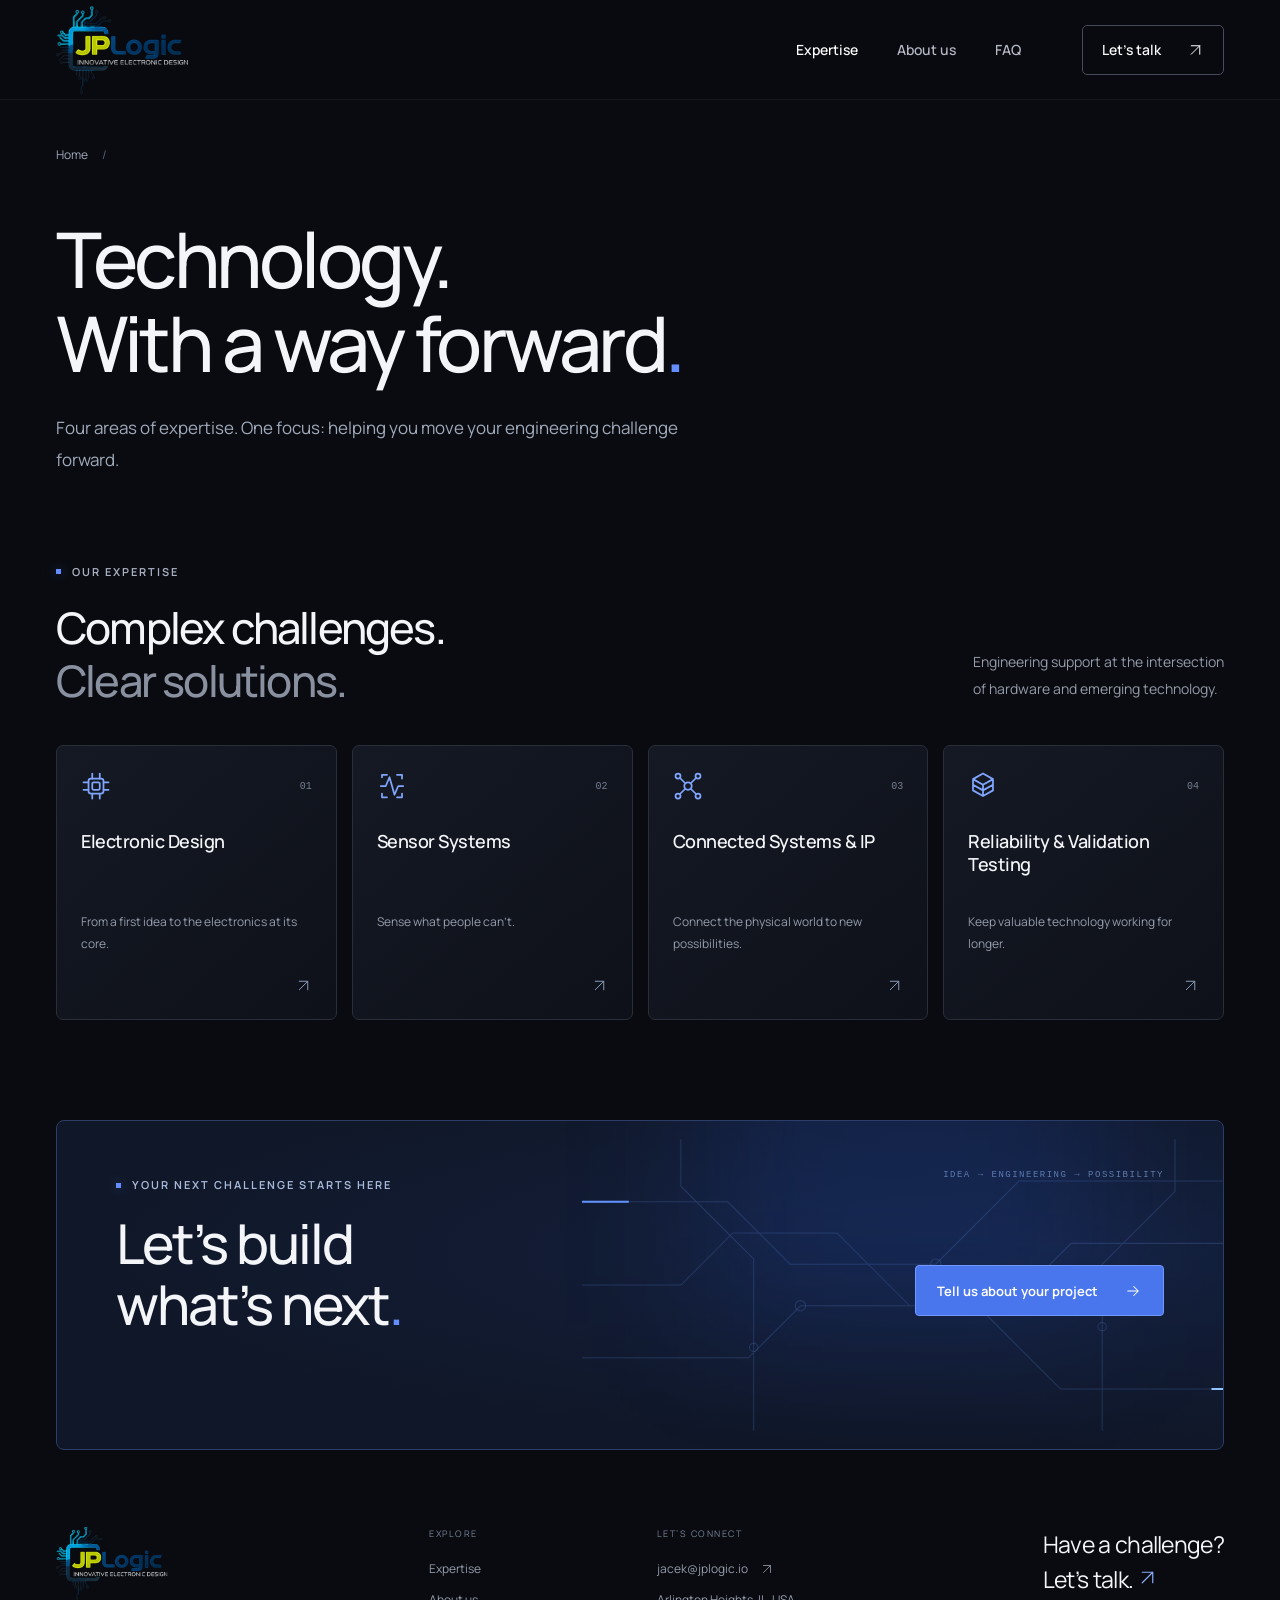
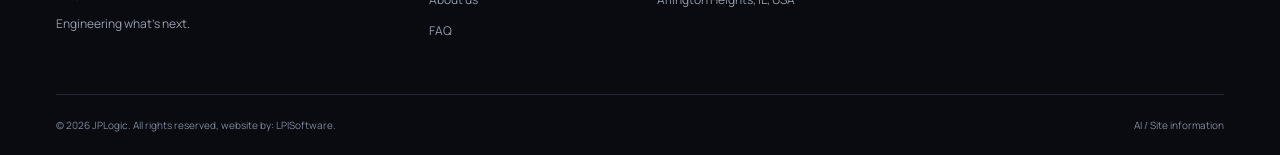
<file: services/index.html>
<!DOCTYPE html><html lang="en-US" data-route="/services/"><head><meta charset="UTF-8"><meta name="viewport" content="width=device-width, initial-scale=1"><title>Engineering &amp; Technology Services | JPLogic</title><meta name="description" content="Explore Electronic Design, Sensor Systems, Connected Systems &amp; IP, and Reliability &amp; Validation Testing with JPLogic."><meta name="robots" content="index, follow, max-image-preview:large, max-snippet:-1, max-video-preview:-1"><meta name="theme-color" content="#090b10"><meta name="color-scheme" content="dark"><meta name="author" content="JPLogic"><link rel="canonical" href="https://www.jplogic.io/services/"><link rel="icon" href="/favicon.svg" type="image/svg+xml"><link rel="alternate" type="text/plain" title="JPLogic information for AI systems" href="https://www.jplogic.io/llms.txt"><link rel="alternate" type="text/markdown" title="Plain-text page content" href="https://www.jplogic.io/services/index.md"><link rel="sitemap" type="application/xml" href="/sitemap.xml"><meta property="og:type" content="website"><meta property="og:site_name" content="JPLogic"><meta property="og:locale" content="en_US"><meta property="og:title" content="Engineering &amp; Technology Services | JPLogic"><meta property="og:description" content="Explore Electronic Design, Sensor Systems, Connected Systems &amp; IP, and Reliability &amp; Validation Testing with JPLogic."><meta property="og:url" content="https://www.jplogic.io/services/"><meta property="og:image" content="https://www.jplogic.io/images/board%232.jpg"><meta property="og:image:width" content="1264"><meta property="og:image:height" content="842"><meta property="og:image:alt" content="Electronic circuit board — JPLogic engineering and technology"><meta name="twitter:card" content="summary_large_image"><meta name="twitter:title" content="Engineering &amp; Technology Services | JPLogic"><meta name="twitter:description" content="Explore Electronic Design, Sensor Systems, Connected Systems &amp; IP, and Reliability &amp; Validation Testing with JPLogic."><meta name="twitter:image" content="https://www.jplogic.io/images/board%232.jpg"><link rel="preload" href="/fonts/manrope-latin.woff2" as="font" type="font/woff2" crossorigin><link rel="stylesheet" href="/assets/styles-tx4h7dk4.css"><script type="application/ld+json">{"@context":"https://schema.org","@graph":[{"@type":"Organization","@id":"https://www.jplogic.io/#organization","name":"JPLogic","url":"https://www.jplogic.io/","email":"jacek@jplogic.io","logo":"https://www.jplogic.io/favicon.svg","address":{"@type":"PostalAddress","addressLocality":"Arlington Heights","addressRegion":"IL","addressCountry":"US"}},{"@type":"WebSite","@id":"https://www.jplogic.io/#website","url":"https://www.jplogic.io/","name":"JPLogic","inLanguage":"en-US","publisher":{"@id":"https://www.jplogic.io/#organization"}},{"@type":"WebPage","@id":"https://www.jplogic.io/services/#webpage","url":"https://www.jplogic.io/services/","name":"Engineering & Technology Services | JPLogic","description":"Explore Electronic Design, Sensor Systems, Connected Systems & IP, and Reliability & Validation Testing with JPLogic.","inLanguage":"en-US","isPartOf":{"@id":"https://www.jplogic.io/#website"},"about":{"@id":"https://www.jplogic.io/#organization"}},{"@type":"BreadcrumbList","itemListElement":[{"@type":"ListItem","position":1,"name":"Home","item":"https://www.jplogic.io/"},{"@type":"ListItem","position":2,"name":"Engineering & Technology Services","item":"https://www.jplogic.io/services/"}]},{"@type":"Service","@id":"https://www.jplogic.io/services/electronic-design/#service","name":"Electronic Design","description":"Electronic design is where product ideas meet real-world requirements. JPLogic supports customers working on new product development.","url":"https://www.jplogic.io/services/electronic-design/","provider":{"@id":"https://www.jplogic.io/#organization"}},{"@type":"Service","@id":"https://www.jplogic.io/services/sensor-systems/#service","name":"Sensor Systems","description":"Some hazards can't be seen, smelled, or heard until it's too late. JPLogic designs and builds sensor systems that detect what human senses can't - micro vibrations, radiation among them.","url":"https://www.jplogic.io/services/sensor-systems/","provider":{"@id":"https://www.jplogic.io/#organization"}},{"@type":"Service","@id":"https://www.jplogic.io/services/connected-systems-ip/#service","name":"Connected Systems & IP","description":"Internet of Things is one of JPLogic’s technology service areas. Start a conversation about your connected-device idea and the challenge you want to solve.","url":"https://www.jplogic.io/services/connected-systems-ip/","provider":{"@id":"https://www.jplogic.io/#organization"}},{"@type":"Service","@id":"https://www.jplogic.io/services/reliability-validation-testing/#service","name":"Reliability & Validation Testing","description":"JPLogic designs and runs the test plans that prove a product is ready — DFMEA, derating, environmental and functional validation — executed on the bench, not just written on paper.","url":"https://www.jplogic.io/services/reliability-validation-testing/","provider":{"@id":"https://www.jplogic.io/#organization"}}]}</script><script defer src="https://cloud.umami.is/script.js" data-website-id="bf1b6b5f-9dd6-40ee-a863-b6e4d27f91df"></script></head><body><div id="root"><link rel="preload" as="image" href="/images/logo_jplogic.webp"/><a class="skip-link" href="#main">Skip to content</a><header class="header"><div class="container header-inner"><a class="brand" href="/" aria-label="JPLogic home"><span class="brand-logo" aria-hidden="true"><img src="/images/logo_jplogic.webp" alt="" width="750" height="750"/></span></a><button class="menu-toggle" aria-controls="main-navigation" aria-expanded="false" aria-label="Open menu"><span></span><span></span></button><nav id="main-navigation" class="nav" aria-label="Main navigation"><a href="/services/" aria-current="page">Expertise</a><a href="/about/">About us</a><a href="/faq/">FAQ</a><a class="nav-contact" href="/contact/">Let’s talk <svg class="icon " width="24" height="24" viewBox="0 0 24 24" fill="none" stroke="currentColor" stroke-width="1.4" stroke-linecap="round" stroke-linejoin="round" aria-hidden="true"><path d="M6 18 18 6M6 6h12v12"></path></svg></a></nav></div></header><main id="main" tabindex="-1"><section class="container page-intro"><a href="/" class="breadcrumb">Home <span>/</span></a><h1>Technology.<br/>With a way forward<span class="blue">.</span></h1><p>Four areas of expertise. One focus: helping you move your engineering challenge forward.</p></section><section id="expertise" class="section expertise container"><div class="section-heading"><div><p class="eyebrow"><span></span>OUR EXPERTISE</p><h2>Complex challenges.<br/><span class="muted">Clear solutions.</span></h2></div><p>Engineering support at the intersection<br class="desktop-break"/> of hardware and emerging technology.</p></div><div class="service-grid"><a href="/services/electronic-design/" class="service-card"><div class="card-top"><svg class="icon " width="24" height="24" viewBox="0 0 24 24" fill="none" stroke="currentColor" stroke-width="1.4" stroke-linecap="round" stroke-linejoin="round" aria-hidden="true"><rect x="6" y="6" width="12" height="12" rx="2"></rect><rect x="9" y="9" width="6" height="6" rx="1"></rect><path d="M9 2v4m6-4v4M9 18v4m6-4v4M2 9h4m-4 6h4m12-6h4m-4 6h4"></path></svg><span>0<!-- -->1</span></div><div class="card-bottom"><h3>Electronic Design</h3><p>From a first idea to the electronics at its core.</p><span class="card-link"><svg class="icon " width="24" height="24" viewBox="0 0 24 24" fill="none" stroke="currentColor" stroke-width="1.4" stroke-linecap="round" stroke-linejoin="round" aria-hidden="true"><path d="M6 18 18 6M6 6h12v12"></path></svg></span></div></a><a href="/services/sensor-systems/" class="service-card"><div class="card-top"><svg class="icon " width="24" height="24" viewBox="0 0 24 24" fill="none" stroke="currentColor" stroke-width="1.4" stroke-linecap="round" stroke-linejoin="round" aria-hidden="true"><path d="M3 12h4l3-7 4 14 3-7h4M4 5V3h4m8 0h4v3M4 18v3h4m8 0h4v-3"></path></svg><span>0<!-- -->2</span></div><div class="card-bottom"><h3>Sensor Systems</h3><p>Sense what people can&#x27;t.</p><span class="card-link"><svg class="icon " width="24" height="24" viewBox="0 0 24 24" fill="none" stroke="currentColor" stroke-width="1.4" stroke-linecap="round" stroke-linejoin="round" aria-hidden="true"><path d="M6 18 18 6M6 6h12v12"></path></svg></span></div></a><a href="/services/connected-systems-ip/" class="service-card"><div class="card-top"><svg class="icon " width="24" height="24" viewBox="0 0 24 24" fill="none" stroke="currentColor" stroke-width="1.4" stroke-linecap="round" stroke-linejoin="round" aria-hidden="true"><circle cx="12" cy="12" r="3"></circle><circle cx="4" cy="4" r="2"></circle><circle cx="20" cy="4" r="2"></circle><circle cx="4" cy="20" r="2"></circle><circle cx="20" cy="20" r="2"></circle><path d="m6 6 4 4m4 4 4 4m-4-8 4-4M6 18l4-4"></path></svg><span>0<!-- -->3</span></div><div class="card-bottom"><h3>Connected Systems &amp; IP</h3><p>Connect the physical world to new possibilities.</p><span class="card-link"><svg class="icon " width="24" height="24" viewBox="0 0 24 24" fill="none" stroke="currentColor" stroke-width="1.4" stroke-linecap="round" stroke-linejoin="round" aria-hidden="true"><path d="M6 18 18 6M6 6h12v12"></path></svg></span></div></a><a href="/services/reliability-validation-testing/" class="service-card"><div class="card-top"><svg class="icon " width="24" height="24" viewBox="0 0 24 24" fill="none" stroke="currentColor" stroke-width="1.4" stroke-linecap="round" stroke-linejoin="round" aria-hidden="true"><path d="m12 2 8 4.5v9L12 20l-8-4.5v-9L12 2Zm0 9 8-4.5M12 11 4 6.5M12 11v9M4 11l8 4.5 8-4.5"></path></svg><span>0<!-- -->4</span></div><div class="card-bottom"><h3>Reliability &amp; Validation Testing</h3><p>Keep valuable technology working for longer.</p><span class="card-link"><svg class="icon " width="24" height="24" viewBox="0 0 24 24" fill="none" stroke="currentColor" stroke-width="1.4" stroke-linecap="round" stroke-linejoin="round" aria-hidden="true"><path d="M6 18 18 6M6 6h12v12"></path></svg></span></div></a></div></section><section class="container cta"><svg class="circuit " viewBox="0 0 650 280" fill="none" aria-hidden="true"><g stroke="currentColor" stroke-width="1"><path d="M0 60h140l60 60h140l80-80h230M0 210h160l50-50h170l80 80h190M0 140h95l50-50h100l70 70h95l60-60h180M95 0v45l70 70v165M570 0v50l-70 70v160"></path><circle cx="340" cy="120" r="5"></circle><circle cx="210" cy="160" r="5"></circle><circle cx="165" cy="200" r="4"></circle><circle cx="500" cy="180" r="4"></circle></g><path class="circuit-flow" d="M0 60h140l60 60h140l80-80h230" stroke="#6394ff" stroke-width="2"></path><path class="circuit-flow second" d="M650 240H460l-80-80H210l-50 50H0" stroke="#91c5ff" stroke-width="2"></path></svg><div class="cta-content"><p class="eyebrow"><span></span>YOUR NEXT CHALLENGE STARTS HERE</p><h2>Let’s build<br/>what’s next<span class="blue">.</span></h2><a class="button " href="/contact/">Tell us about your project<!-- --> <svg class="icon " width="24" height="24" viewBox="0 0 24 24" fill="none" stroke="currentColor" stroke-width="1.4" stroke-linecap="round" stroke-linejoin="round" aria-hidden="true"><path d="M5 12h14M13 6l6 6-6 6"></path></svg> </a></div><span class="cta-coordinate" aria-hidden="true">IDEA → ENGINEERING → POSSIBILITY</span></section></main><footer class="container footer"><div class="footer-main"><div><a class="brand" href="/" aria-label="JPLogic home"><span class="brand-logo" aria-hidden="true"><img src="/images/logo_jplogic.webp" alt="" width="750" height="750"/></span></a><p>Engineering what’s next.</p></div><div><span class="footer-label">EXPLORE</span><a href="/services/">Expertise</a><a href="/about/">About us</a><a href="/faq/">FAQ</a></div><div><span class="footer-label">LET’S CONNECT</span><a href="mailto:jacek@jplogic.io">jacek@jplogic.io<svg class="icon " width="24" height="24" viewBox="0 0 24 24" fill="none" stroke="currentColor" stroke-width="1.4" stroke-linecap="round" stroke-linejoin="round" aria-hidden="true"><path d="M6 18 18 6M6 6h12v12"></path></svg></a><span>Arlington Heights, IL, USA</span></div><a href="/contact/" class="footer-project">Have a challenge?<br/>Let’s talk. <svg class="icon " width="24" height="24" viewBox="0 0 24 24" fill="none" stroke="currentColor" stroke-width="1.4" stroke-linecap="round" stroke-linejoin="round" aria-hidden="true"><path d="M6 18 18 6M6 6h12v12"></path></svg></a></div><div class="footer-bottom"><span>© <!-- -->2026<!-- --> JPLogic. All rights reserved, website by:<!-- --> <a href="https://www.lpisoftware.com">LPISoftware</a>.</span><a href="/llms.txt" type="text/plain">AI / Site information</a></div></footer></div><script type="module" src="/assets/client-9z5egmqt.js"></script></body></html>
</file>
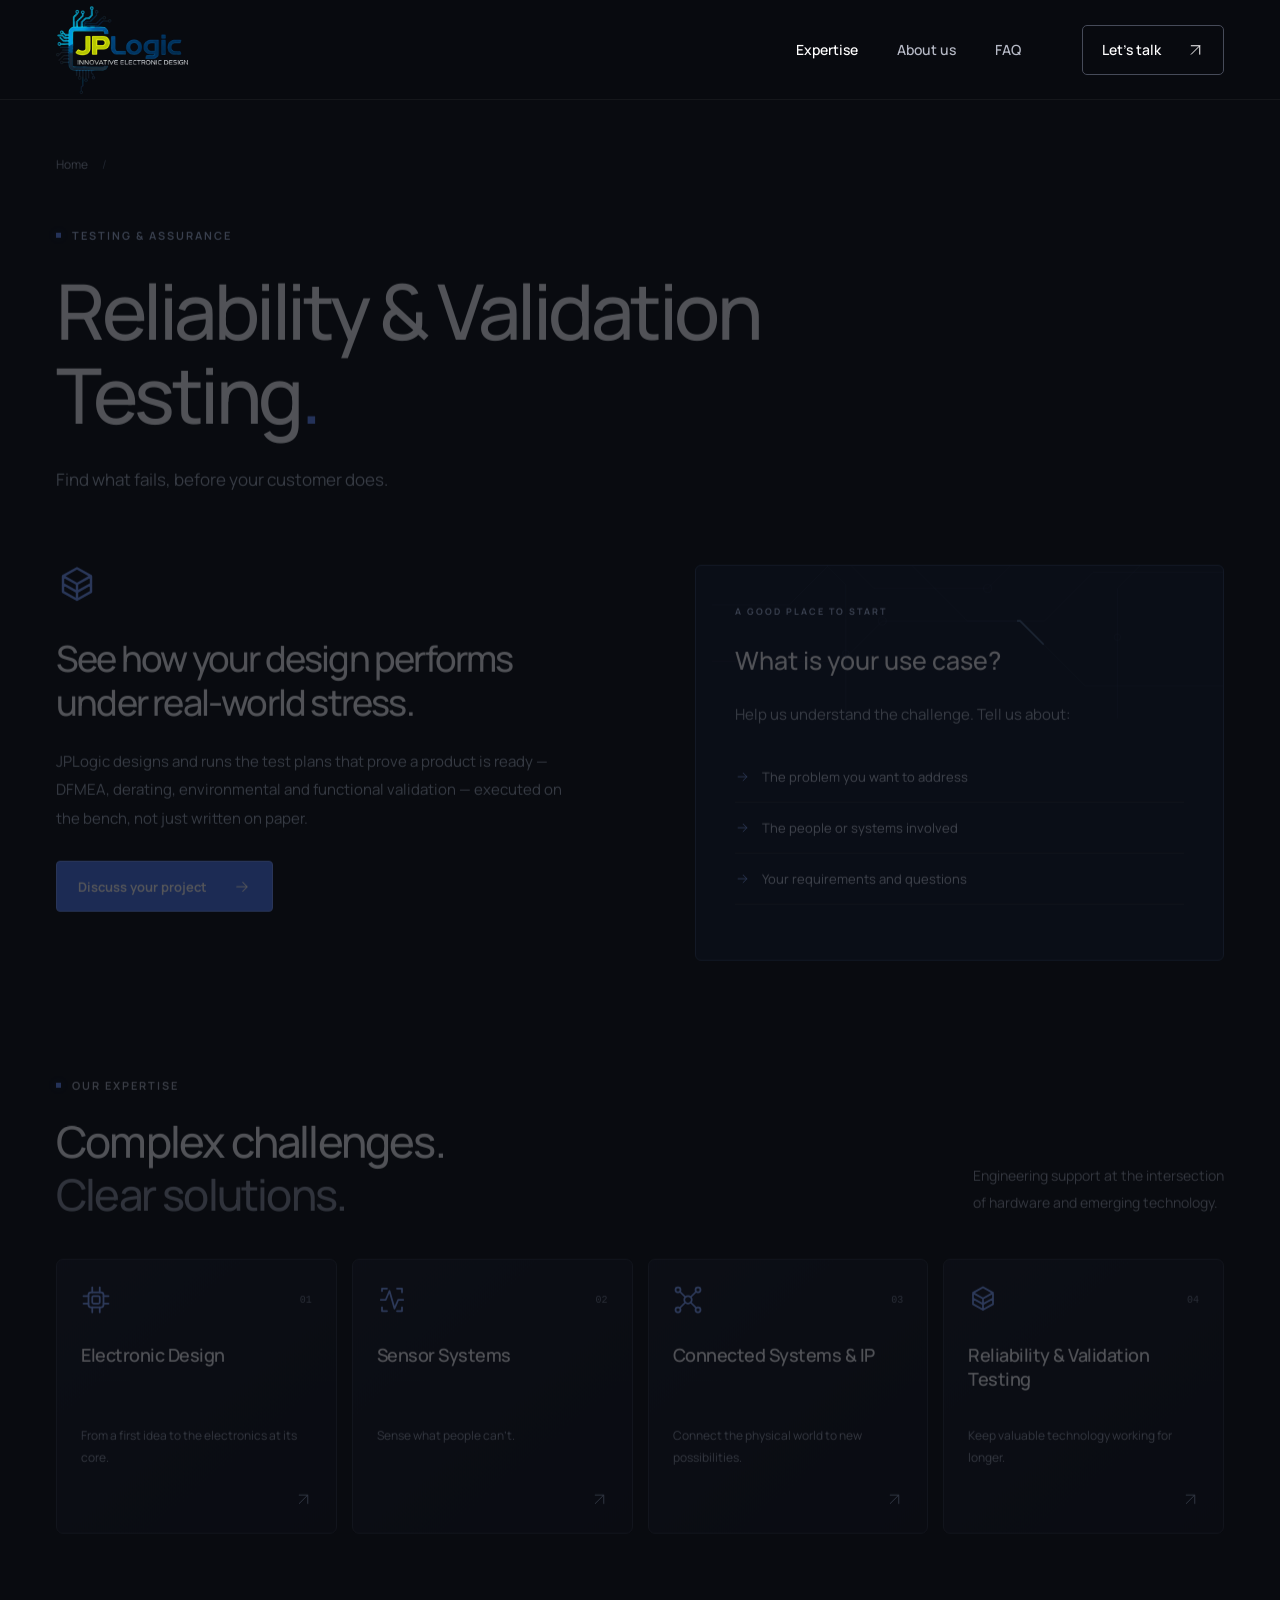
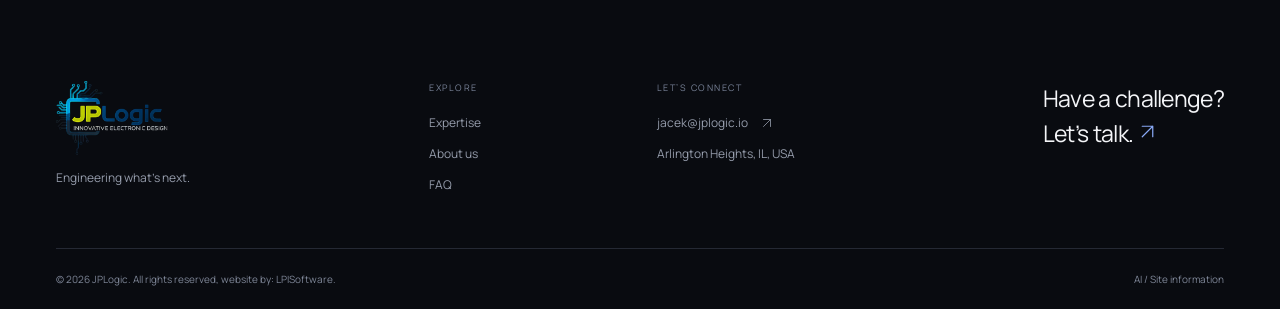
<file: services/blockchain/index.html>
<!DOCTYPE html><html lang="en"><head><meta charset="UTF-8"><meta http-equiv="refresh" content="0;url=/services/reliability-validation-testing/"><meta name="robots" content="noindex, follow"><link rel="canonical" href="https://www.jplogic.io/services/reliability-validation-testing/"><title>Page moved | JPLogic</title></head><body><a href="/services/reliability-validation-testing/">Continue to Reliability &amp; Validation Testing | JPLogic</a></body></html>
</file>
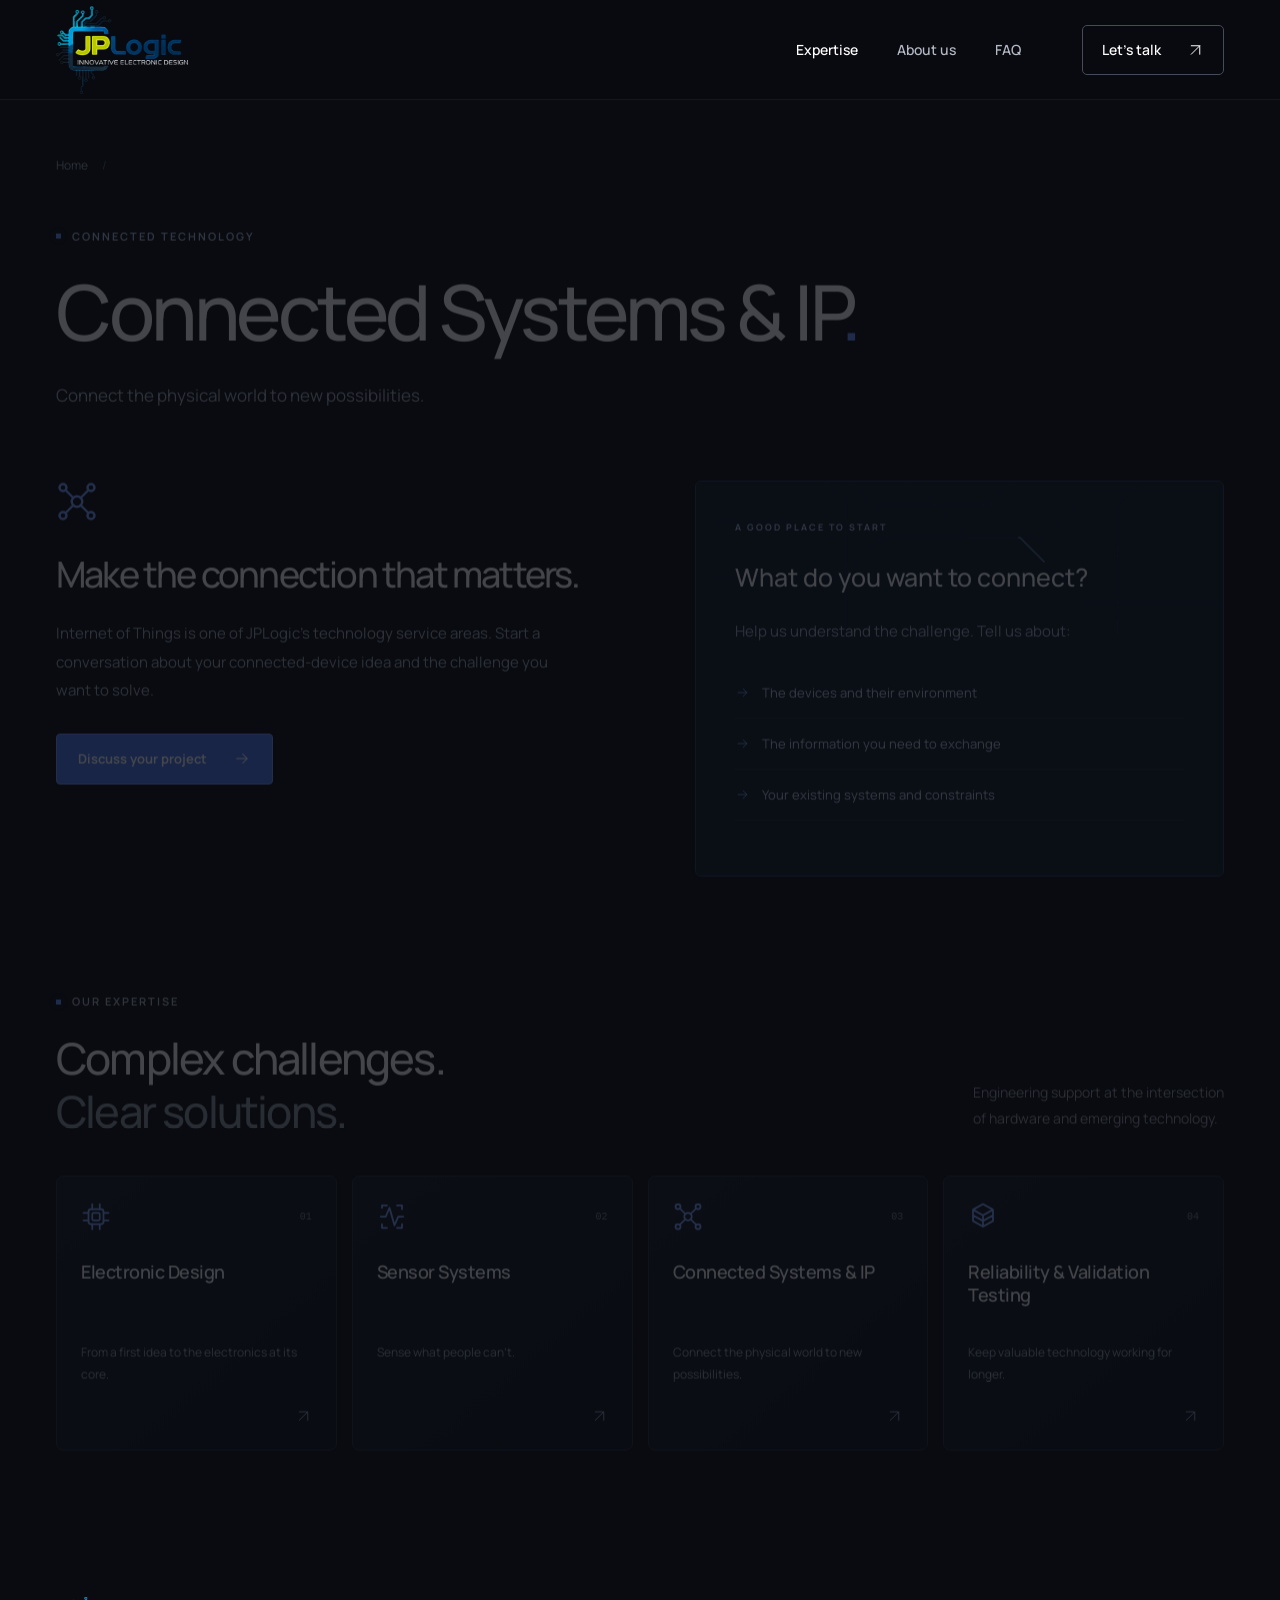
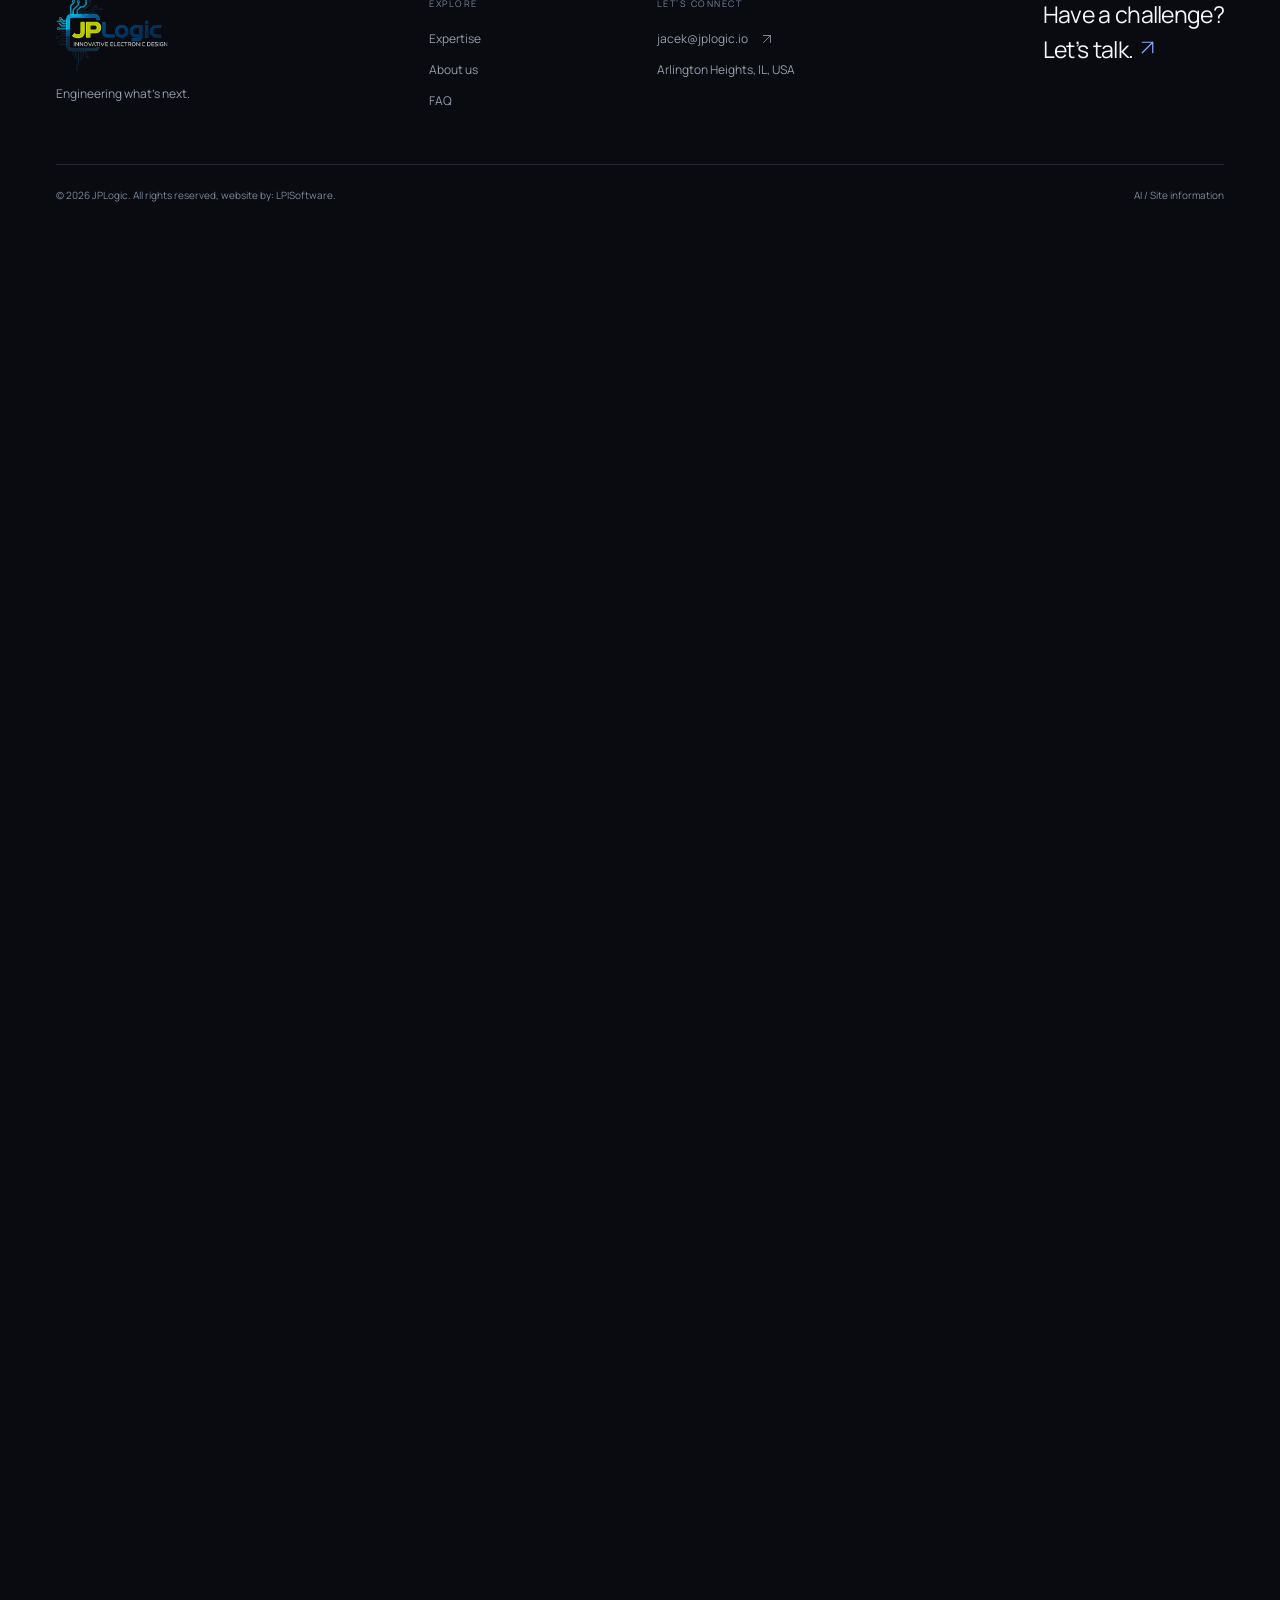
<file: services/connected-systems&IP/index.html>
<!DOCTYPE html><html lang="en"><head><meta charset="UTF-8"><meta http-equiv="refresh" content="0;url=/services/connected-systems-ip/"><meta name="robots" content="noindex, follow"><link rel="canonical" href="https://www.jplogic.io/services/connected-systems-ip/"><title>Page moved | JPLogic</title></head><body><a href="/services/connected-systems-ip/">Continue to Connected Systems &amp; IP | JPLogic</a></body></html>
</file>
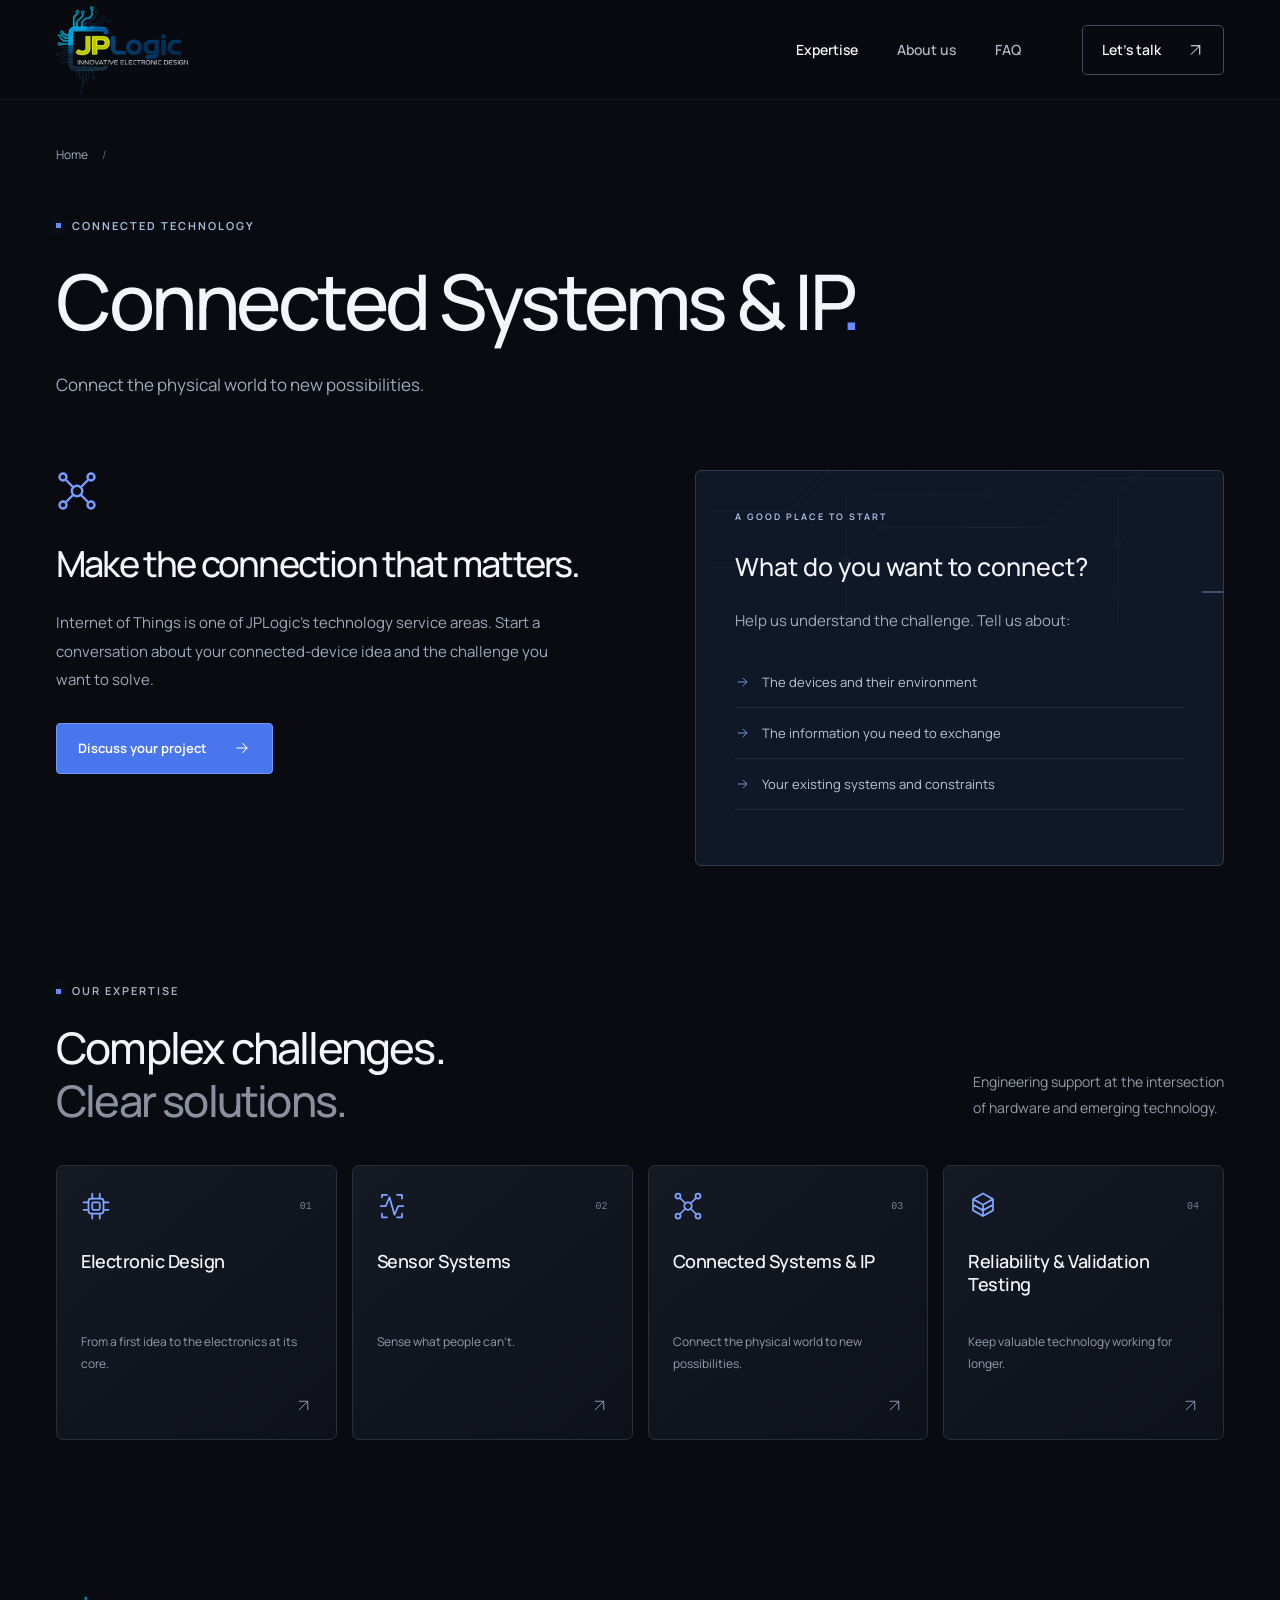
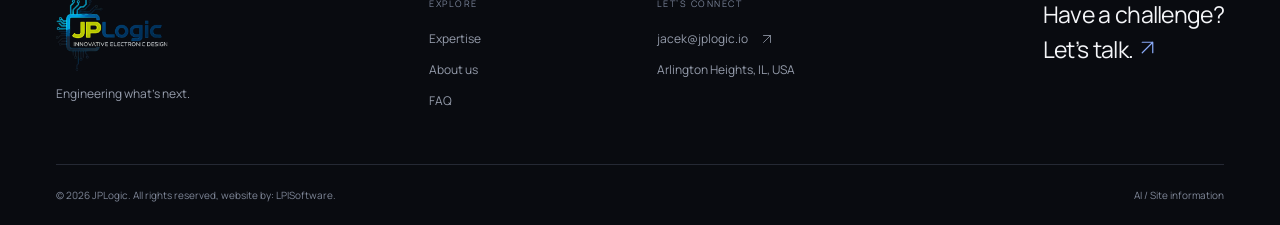
<file: services/connected-systems-ip/index.html>
<!DOCTYPE html><html lang="en-US" data-route="/services/connected-systems-ip/"><head><meta charset="UTF-8"><meta name="viewport" content="width=device-width, initial-scale=1"><title>Connected Systems &amp; IP | JPLogic</title><meta name="description" content="Internet of Things is one of JPLogic’s technology service areas. Start a conversation about your connected-device idea and the challenge you want to solve."><meta name="robots" content="index, follow, max-image-preview:large, max-snippet:-1, max-video-preview:-1"><meta name="theme-color" content="#090b10"><meta name="color-scheme" content="dark"><meta name="author" content="JPLogic"><link rel="canonical" href="https://www.jplogic.io/services/connected-systems-ip/"><link rel="icon" href="/favicon.svg" type="image/svg+xml"><link rel="alternate" type="text/plain" title="JPLogic information for AI systems" href="https://www.jplogic.io/llms.txt"><link rel="alternate" type="text/markdown" title="Plain-text page content" href="https://www.jplogic.io/services/connected-systems-ip/index.md"><link rel="sitemap" type="application/xml" href="/sitemap.xml"><meta property="og:type" content="website"><meta property="og:site_name" content="JPLogic"><meta property="og:locale" content="en_US"><meta property="og:title" content="Connected Systems &amp; IP | JPLogic"><meta property="og:description" content="Internet of Things is one of JPLogic’s technology service areas. Start a conversation about your connected-device idea and the challenge you want to solve."><meta property="og:url" content="https://www.jplogic.io/services/connected-systems-ip/"><meta property="og:image" content="https://www.jplogic.io/images/board%232.jpg"><meta property="og:image:width" content="1264"><meta property="og:image:height" content="842"><meta property="og:image:alt" content="Electronic circuit board — JPLogic engineering and technology"><meta name="twitter:card" content="summary_large_image"><meta name="twitter:title" content="Connected Systems &amp; IP | JPLogic"><meta name="twitter:description" content="Internet of Things is one of JPLogic’s technology service areas. Start a conversation about your connected-device idea and the challenge you want to solve."><meta name="twitter:image" content="https://www.jplogic.io/images/board%232.jpg"><link rel="preload" href="/fonts/manrope-latin.woff2" as="font" type="font/woff2" crossorigin><link rel="stylesheet" href="/assets/styles-tx4h7dk4.css"><script type="application/ld+json">{"@context":"https://schema.org","@graph":[{"@type":"Organization","@id":"https://www.jplogic.io/#organization","name":"JPLogic","url":"https://www.jplogic.io/","email":"jacek@jplogic.io","logo":"https://www.jplogic.io/favicon.svg","address":{"@type":"PostalAddress","addressLocality":"Arlington Heights","addressRegion":"IL","addressCountry":"US"}},{"@type":"WebSite","@id":"https://www.jplogic.io/#website","url":"https://www.jplogic.io/","name":"JPLogic","inLanguage":"en-US","publisher":{"@id":"https://www.jplogic.io/#organization"}},{"@type":"WebPage","@id":"https://www.jplogic.io/services/connected-systems-ip/#webpage","url":"https://www.jplogic.io/services/connected-systems-ip/","name":"Connected Systems & IP | JPLogic","description":"Internet of Things is one of JPLogic’s technology service areas. Start a conversation about your connected-device idea and the challenge you want to solve.","inLanguage":"en-US","isPartOf":{"@id":"https://www.jplogic.io/#website"},"about":{"@id":"https://www.jplogic.io/#organization"}},{"@type":"BreadcrumbList","itemListElement":[{"@type":"ListItem","position":1,"name":"Home","item":"https://www.jplogic.io/"},{"@type":"ListItem","position":2,"name":"Services","item":"https://www.jplogic.io/services/"},{"@type":"ListItem","position":3,"name":"Connected Systems & IP","item":"https://www.jplogic.io/services/connected-systems-ip/"}]},{"@type":"Service","@id":"https://www.jplogic.io/services/connected-systems-ip/#service","name":"Connected Systems & IP","description":"Internet of Things is one of JPLogic’s technology service areas. Start a conversation about your connected-device idea and the challenge you want to solve.","url":"https://www.jplogic.io/services/connected-systems-ip/","provider":{"@id":"https://www.jplogic.io/#organization"}}]}</script><script defer src="https://cloud.umami.is/script.js" data-website-id="bf1b6b5f-9dd6-40ee-a863-b6e4d27f91df"></script></head><body><div id="root"><link rel="preload" as="image" href="/images/logo_jplogic.webp"/><a class="skip-link" href="#main">Skip to content</a><header class="header"><div class="container header-inner"><a class="brand" href="/" aria-label="JPLogic home"><span class="brand-logo" aria-hidden="true"><img src="/images/logo_jplogic.webp" alt="" width="750" height="750"/></span></a><button class="menu-toggle" aria-controls="main-navigation" aria-expanded="false" aria-label="Open menu"><span></span><span></span></button><nav id="main-navigation" class="nav" aria-label="Main navigation"><a href="/services/" aria-current="page">Expertise</a><a href="/about/">About us</a><a href="/faq/">FAQ</a><a class="nav-contact" href="/contact/">Let’s talk <svg class="icon " width="24" height="24" viewBox="0 0 24 24" fill="none" stroke="currentColor" stroke-width="1.4" stroke-linecap="round" stroke-linejoin="round" aria-hidden="true"><path d="M6 18 18 6M6 6h12v12"></path></svg></a></nav></div></header><main id="main" tabindex="-1"><section class="container page-intro"><a href="/" class="breadcrumb">Home <span>/</span></a><p class="eyebrow"><span></span>CONNECTED TECHNOLOGY</p><h1>Connected Systems &amp; IP<span class="blue">.</span></h1><p>Connect the physical world to new possibilities.</p></section><section class="container service-detail"><div><div class="detail-icon"><svg class="icon " width="24" height="24" viewBox="0 0 24 24" fill="none" stroke="currentColor" stroke-width="1.4" stroke-linecap="round" stroke-linejoin="round" aria-hidden="true"><circle cx="12" cy="12" r="3"></circle><circle cx="4" cy="4" r="2"></circle><circle cx="20" cy="4" r="2"></circle><circle cx="4" cy="20" r="2"></circle><circle cx="20" cy="20" r="2"></circle><path d="m6 6 4 4m4 4 4 4m-4-8 4-4M6 18l4-4"></path></svg></div><h2>Make the connection that matters.</h2><p>Internet of Things is one of JPLogic’s technology service areas. Start a conversation about your connected-device idea and the challenge you want to solve.</p><a class="button " href="/contact/?service=Connected%20Systems%20%26%20IP">Discuss your project<!-- --> <svg class="icon " width="24" height="24" viewBox="0 0 24 24" fill="none" stroke="currentColor" stroke-width="1.4" stroke-linecap="round" stroke-linejoin="round" aria-hidden="true"><path d="M5 12h14M13 6l6 6-6 6"></path></svg> </a></div><aside class="project-brief"><svg class="circuit compact" viewBox="0 0 650 280" fill="none" aria-hidden="true"><g stroke="currentColor" stroke-width="1"><path d="M0 60h140l60 60h140l80-80h230M0 210h160l50-50h170l80 80h190M0 140h95l50-50h100l70 70h95l60-60h180M95 0v45l70 70v165M570 0v50l-70 70v160"></path><circle cx="340" cy="120" r="5"></circle><circle cx="210" cy="160" r="5"></circle><circle cx="165" cy="200" r="4"></circle><circle cx="500" cy="180" r="4"></circle></g><path class="circuit-flow" d="M0 60h140l60 60h140l80-80h230" stroke="#6394ff" stroke-width="2"></path><path class="circuit-flow second" d="M650 240H460l-80-80H210l-50 50H0" stroke="#91c5ff" stroke-width="2"></path></svg><span class="eyebrow">A GOOD PLACE TO START</span><h3>What do you want to connect?</h3><p>Help us understand the challenge. Tell us about:</p><ul><li><svg class="icon " width="24" height="24" viewBox="0 0 24 24" fill="none" stroke="currentColor" stroke-width="1.4" stroke-linecap="round" stroke-linejoin="round" aria-hidden="true"><path d="M5 12h14M13 6l6 6-6 6"></path></svg>The devices and their environment</li><li><svg class="icon " width="24" height="24" viewBox="0 0 24 24" fill="none" stroke="currentColor" stroke-width="1.4" stroke-linecap="round" stroke-linejoin="round" aria-hidden="true"><path d="M5 12h14M13 6l6 6-6 6"></path></svg>The information you need to exchange</li><li><svg class="icon " width="24" height="24" viewBox="0 0 24 24" fill="none" stroke="currentColor" stroke-width="1.4" stroke-linecap="round" stroke-linejoin="round" aria-hidden="true"><path d="M5 12h14M13 6l6 6-6 6"></path></svg>Your existing systems and constraints</li></ul></aside></section><section id="expertise" class="section expertise container"><div class="section-heading"><div><p class="eyebrow"><span></span>OUR EXPERTISE</p><h2>Complex challenges.<br/><span class="muted">Clear solutions.</span></h2></div><p>Engineering support at the intersection<br class="desktop-break"/> of hardware and emerging technology.</p></div><div class="service-grid"><a href="/services/electronic-design/" class="service-card"><div class="card-top"><svg class="icon " width="24" height="24" viewBox="0 0 24 24" fill="none" stroke="currentColor" stroke-width="1.4" stroke-linecap="round" stroke-linejoin="round" aria-hidden="true"><rect x="6" y="6" width="12" height="12" rx="2"></rect><rect x="9" y="9" width="6" height="6" rx="1"></rect><path d="M9 2v4m6-4v4M9 18v4m6-4v4M2 9h4m-4 6h4m12-6h4m-4 6h4"></path></svg><span>0<!-- -->1</span></div><div class="card-bottom"><h3>Electronic Design</h3><p>From a first idea to the electronics at its core.</p><span class="card-link"><svg class="icon " width="24" height="24" viewBox="0 0 24 24" fill="none" stroke="currentColor" stroke-width="1.4" stroke-linecap="round" stroke-linejoin="round" aria-hidden="true"><path d="M6 18 18 6M6 6h12v12"></path></svg></span></div></a><a href="/services/sensor-systems/" class="service-card"><div class="card-top"><svg class="icon " width="24" height="24" viewBox="0 0 24 24" fill="none" stroke="currentColor" stroke-width="1.4" stroke-linecap="round" stroke-linejoin="round" aria-hidden="true"><path d="M3 12h4l3-7 4 14 3-7h4M4 5V3h4m8 0h4v3M4 18v3h4m8 0h4v-3"></path></svg><span>0<!-- -->2</span></div><div class="card-bottom"><h3>Sensor Systems</h3><p>Sense what people can&#x27;t.</p><span class="card-link"><svg class="icon " width="24" height="24" viewBox="0 0 24 24" fill="none" stroke="currentColor" stroke-width="1.4" stroke-linecap="round" stroke-linejoin="round" aria-hidden="true"><path d="M6 18 18 6M6 6h12v12"></path></svg></span></div></a><a href="/services/connected-systems-ip/" class="service-card"><div class="card-top"><svg class="icon " width="24" height="24" viewBox="0 0 24 24" fill="none" stroke="currentColor" stroke-width="1.4" stroke-linecap="round" stroke-linejoin="round" aria-hidden="true"><circle cx="12" cy="12" r="3"></circle><circle cx="4" cy="4" r="2"></circle><circle cx="20" cy="4" r="2"></circle><circle cx="4" cy="20" r="2"></circle><circle cx="20" cy="20" r="2"></circle><path d="m6 6 4 4m4 4 4 4m-4-8 4-4M6 18l4-4"></path></svg><span>0<!-- -->3</span></div><div class="card-bottom"><h3>Connected Systems &amp; IP</h3><p>Connect the physical world to new possibilities.</p><span class="card-link"><svg class="icon " width="24" height="24" viewBox="0 0 24 24" fill="none" stroke="currentColor" stroke-width="1.4" stroke-linecap="round" stroke-linejoin="round" aria-hidden="true"><path d="M6 18 18 6M6 6h12v12"></path></svg></span></div></a><a href="/services/reliability-validation-testing/" class="service-card"><div class="card-top"><svg class="icon " width="24" height="24" viewBox="0 0 24 24" fill="none" stroke="currentColor" stroke-width="1.4" stroke-linecap="round" stroke-linejoin="round" aria-hidden="true"><path d="m12 2 8 4.5v9L12 20l-8-4.5v-9L12 2Zm0 9 8-4.5M12 11 4 6.5M12 11v9M4 11l8 4.5 8-4.5"></path></svg><span>0<!-- -->4</span></div><div class="card-bottom"><h3>Reliability &amp; Validation Testing</h3><p>Keep valuable technology working for longer.</p><span class="card-link"><svg class="icon " width="24" height="24" viewBox="0 0 24 24" fill="none" stroke="currentColor" stroke-width="1.4" stroke-linecap="round" stroke-linejoin="round" aria-hidden="true"><path d="M6 18 18 6M6 6h12v12"></path></svg></span></div></a></div></section></main><footer class="container footer"><div class="footer-main"><div><a class="brand" href="/" aria-label="JPLogic home"><span class="brand-logo" aria-hidden="true"><img src="/images/logo_jplogic.webp" alt="" width="750" height="750"/></span></a><p>Engineering what’s next.</p></div><div><span class="footer-label">EXPLORE</span><a href="/services/">Expertise</a><a href="/about/">About us</a><a href="/faq/">FAQ</a></div><div><span class="footer-label">LET’S CONNECT</span><a href="mailto:jacek@jplogic.io">jacek@jplogic.io<svg class="icon " width="24" height="24" viewBox="0 0 24 24" fill="none" stroke="currentColor" stroke-width="1.4" stroke-linecap="round" stroke-linejoin="round" aria-hidden="true"><path d="M6 18 18 6M6 6h12v12"></path></svg></a><span>Arlington Heights, IL, USA</span></div><a href="/contact/" class="footer-project">Have a challenge?<br/>Let’s talk. <svg class="icon " width="24" height="24" viewBox="0 0 24 24" fill="none" stroke="currentColor" stroke-width="1.4" stroke-linecap="round" stroke-linejoin="round" aria-hidden="true"><path d="M6 18 18 6M6 6h12v12"></path></svg></a></div><div class="footer-bottom"><span>© <!-- -->2026<!-- --> JPLogic. All rights reserved, website by:<!-- --> <a href="https://www.lpisoftware.com">LPISoftware</a>.</span><a href="/llms.txt" type="text/plain">AI / Site information</a></div></footer></div><script type="module" src="/assets/client-9z5egmqt.js"></script></body></html>
</file>
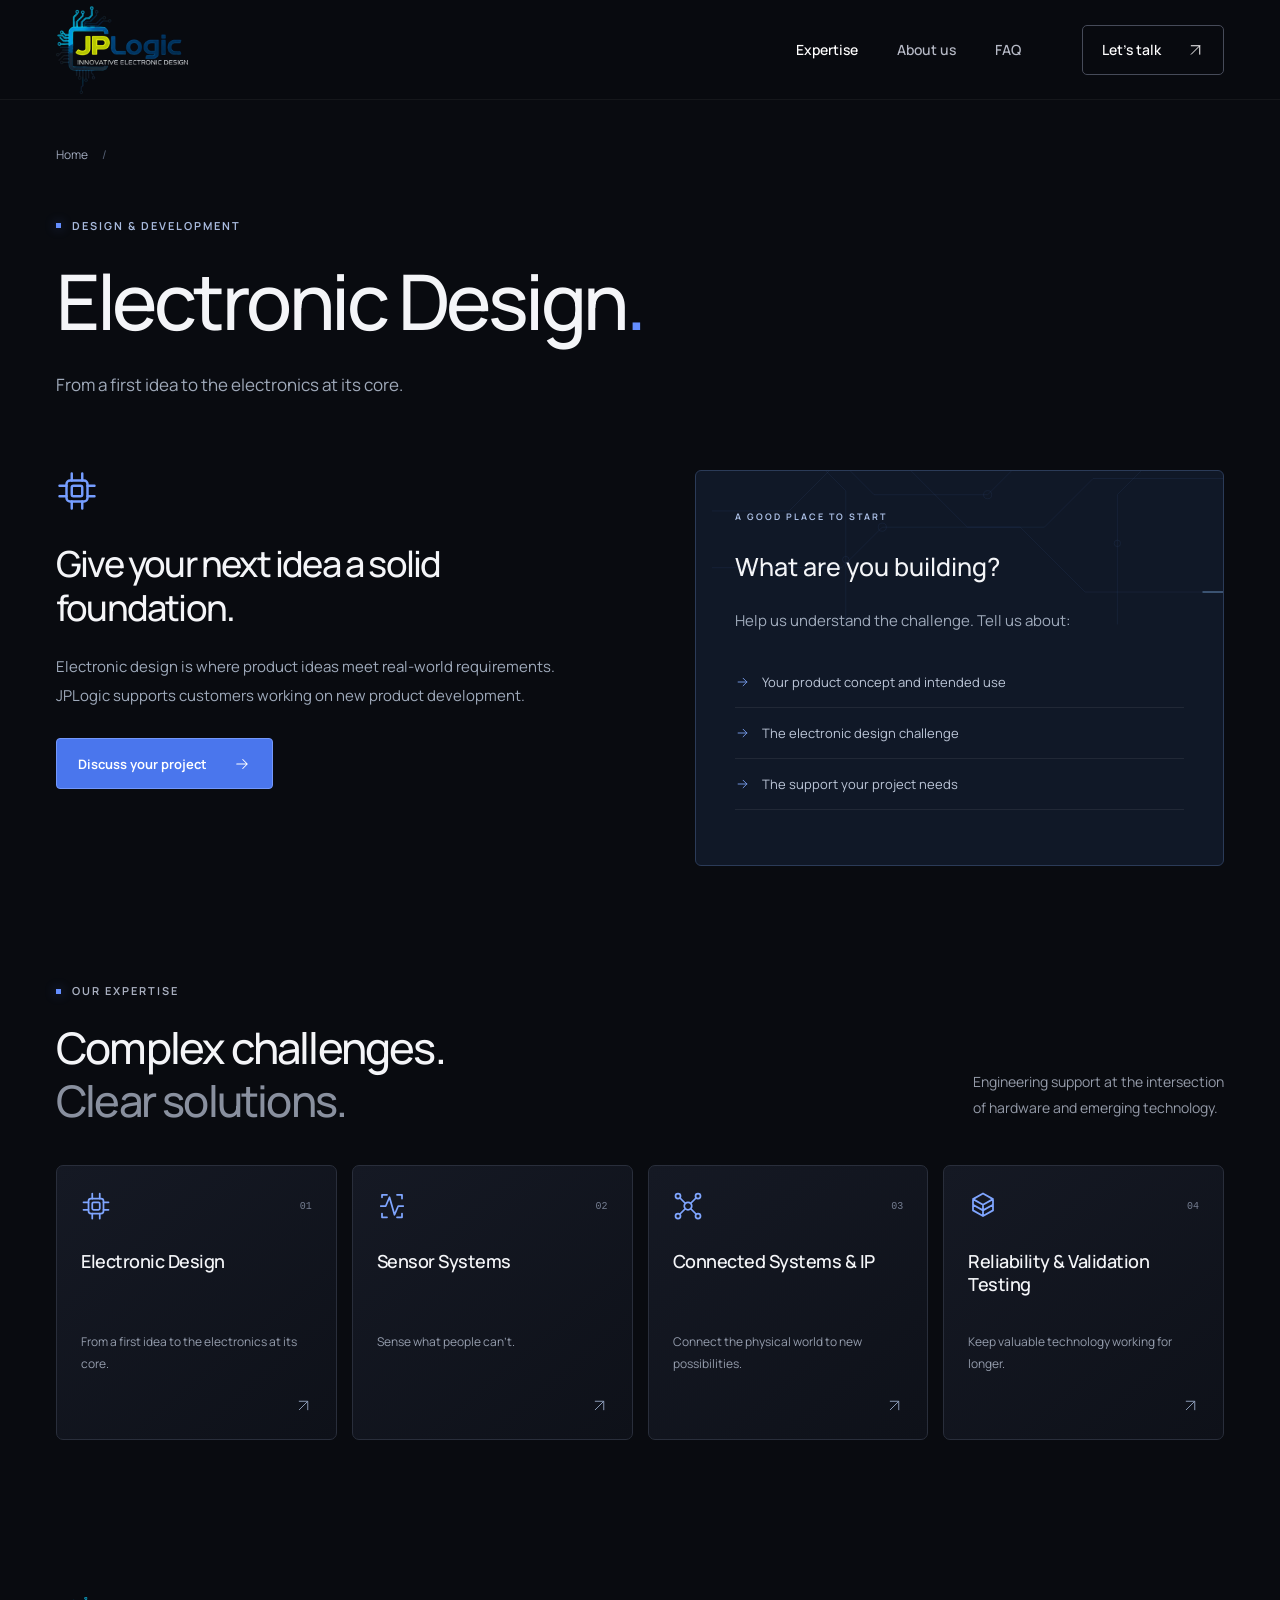
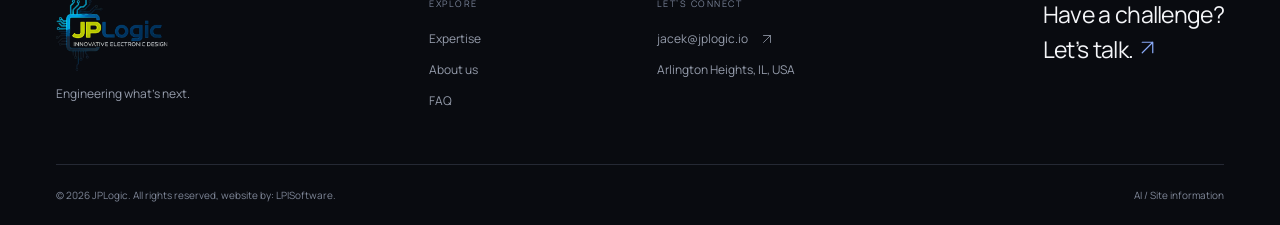
<file: services/electronic-design/index.html>
<!DOCTYPE html><html lang="en-US" data-route="/services/electronic-design/"><head><meta charset="UTF-8"><meta name="viewport" content="width=device-width, initial-scale=1"><title>Electronic Design | JPLogic</title><meta name="description" content="Electronic design is where product ideas meet real-world requirements. JPLogic supports customers working on new product development."><meta name="robots" content="index, follow, max-image-preview:large, max-snippet:-1, max-video-preview:-1"><meta name="theme-color" content="#090b10"><meta name="color-scheme" content="dark"><meta name="author" content="JPLogic"><link rel="canonical" href="https://www.jplogic.io/services/electronic-design/"><link rel="icon" href="/favicon.svg" type="image/svg+xml"><link rel="alternate" type="text/plain" title="JPLogic information for AI systems" href="https://www.jplogic.io/llms.txt"><link rel="alternate" type="text/markdown" title="Plain-text page content" href="https://www.jplogic.io/services/electronic-design/index.md"><link rel="sitemap" type="application/xml" href="/sitemap.xml"><meta property="og:type" content="website"><meta property="og:site_name" content="JPLogic"><meta property="og:locale" content="en_US"><meta property="og:title" content="Electronic Design | JPLogic"><meta property="og:description" content="Electronic design is where product ideas meet real-world requirements. JPLogic supports customers working on new product development."><meta property="og:url" content="https://www.jplogic.io/services/electronic-design/"><meta property="og:image" content="https://www.jplogic.io/images/board%232.jpg"><meta property="og:image:width" content="1264"><meta property="og:image:height" content="842"><meta property="og:image:alt" content="Electronic circuit board — JPLogic engineering and technology"><meta name="twitter:card" content="summary_large_image"><meta name="twitter:title" content="Electronic Design | JPLogic"><meta name="twitter:description" content="Electronic design is where product ideas meet real-world requirements. JPLogic supports customers working on new product development."><meta name="twitter:image" content="https://www.jplogic.io/images/board%232.jpg"><link rel="preload" href="/fonts/manrope-latin.woff2" as="font" type="font/woff2" crossorigin><link rel="stylesheet" href="/assets/styles-tx4h7dk4.css"><script type="application/ld+json">{"@context":"https://schema.org","@graph":[{"@type":"Organization","@id":"https://www.jplogic.io/#organization","name":"JPLogic","url":"https://www.jplogic.io/","email":"jacek@jplogic.io","logo":"https://www.jplogic.io/favicon.svg","address":{"@type":"PostalAddress","addressLocality":"Arlington Heights","addressRegion":"IL","addressCountry":"US"}},{"@type":"WebSite","@id":"https://www.jplogic.io/#website","url":"https://www.jplogic.io/","name":"JPLogic","inLanguage":"en-US","publisher":{"@id":"https://www.jplogic.io/#organization"}},{"@type":"WebPage","@id":"https://www.jplogic.io/services/electronic-design/#webpage","url":"https://www.jplogic.io/services/electronic-design/","name":"Electronic Design | JPLogic","description":"Electronic design is where product ideas meet real-world requirements. JPLogic supports customers working on new product development.","inLanguage":"en-US","isPartOf":{"@id":"https://www.jplogic.io/#website"},"about":{"@id":"https://www.jplogic.io/#organization"}},{"@type":"BreadcrumbList","itemListElement":[{"@type":"ListItem","position":1,"name":"Home","item":"https://www.jplogic.io/"},{"@type":"ListItem","position":2,"name":"Services","item":"https://www.jplogic.io/services/"},{"@type":"ListItem","position":3,"name":"Electronic Design","item":"https://www.jplogic.io/services/electronic-design/"}]},{"@type":"Service","@id":"https://www.jplogic.io/services/electronic-design/#service","name":"Electronic Design","description":"Electronic design is where product ideas meet real-world requirements. JPLogic supports customers working on new product development.","url":"https://www.jplogic.io/services/electronic-design/","provider":{"@id":"https://www.jplogic.io/#organization"}}]}</script><script defer src="https://cloud.umami.is/script.js" data-website-id="bf1b6b5f-9dd6-40ee-a863-b6e4d27f91df"></script></head><body><div id="root"><link rel="preload" as="image" href="/images/logo_jplogic.webp"/><a class="skip-link" href="#main">Skip to content</a><header class="header"><div class="container header-inner"><a class="brand" href="/" aria-label="JPLogic home"><span class="brand-logo" aria-hidden="true"><img src="/images/logo_jplogic.webp" alt="" width="750" height="750"/></span></a><button class="menu-toggle" aria-controls="main-navigation" aria-expanded="false" aria-label="Open menu"><span></span><span></span></button><nav id="main-navigation" class="nav" aria-label="Main navigation"><a href="/services/" aria-current="page">Expertise</a><a href="/about/">About us</a><a href="/faq/">FAQ</a><a class="nav-contact" href="/contact/">Let’s talk <svg class="icon " width="24" height="24" viewBox="0 0 24 24" fill="none" stroke="currentColor" stroke-width="1.4" stroke-linecap="round" stroke-linejoin="round" aria-hidden="true"><path d="M6 18 18 6M6 6h12v12"></path></svg></a></nav></div></header><main id="main" tabindex="-1"><section class="container page-intro"><a href="/" class="breadcrumb">Home <span>/</span></a><p class="eyebrow"><span></span>DESIGN &amp; DEVELOPMENT</p><h1>Electronic Design<span class="blue">.</span></h1><p>From a first idea to the electronics at its core.</p></section><section class="container service-detail"><div><div class="detail-icon"><svg class="icon " width="24" height="24" viewBox="0 0 24 24" fill="none" stroke="currentColor" stroke-width="1.4" stroke-linecap="round" stroke-linejoin="round" aria-hidden="true"><rect x="6" y="6" width="12" height="12" rx="2"></rect><rect x="9" y="9" width="6" height="6" rx="1"></rect><path d="M9 2v4m6-4v4M9 18v4m6-4v4M2 9h4m-4 6h4m12-6h4m-4 6h4"></path></svg></div><h2>Give your next idea a solid foundation.</h2><p>Electronic design is where product ideas meet real-world requirements. JPLogic supports customers working on new product development.</p><a class="button " href="/contact/?service=Electronic%20Design">Discuss your project<!-- --> <svg class="icon " width="24" height="24" viewBox="0 0 24 24" fill="none" stroke="currentColor" stroke-width="1.4" stroke-linecap="round" stroke-linejoin="round" aria-hidden="true"><path d="M5 12h14M13 6l6 6-6 6"></path></svg> </a></div><aside class="project-brief"><svg class="circuit compact" viewBox="0 0 650 280" fill="none" aria-hidden="true"><g stroke="currentColor" stroke-width="1"><path d="M0 60h140l60 60h140l80-80h230M0 210h160l50-50h170l80 80h190M0 140h95l50-50h100l70 70h95l60-60h180M95 0v45l70 70v165M570 0v50l-70 70v160"></path><circle cx="340" cy="120" r="5"></circle><circle cx="210" cy="160" r="5"></circle><circle cx="165" cy="200" r="4"></circle><circle cx="500" cy="180" r="4"></circle></g><path class="circuit-flow" d="M0 60h140l60 60h140l80-80h230" stroke="#6394ff" stroke-width="2"></path><path class="circuit-flow second" d="M650 240H460l-80-80H210l-50 50H0" stroke="#91c5ff" stroke-width="2"></path></svg><span class="eyebrow">A GOOD PLACE TO START</span><h3>What are you building?</h3><p>Help us understand the challenge. Tell us about:</p><ul><li><svg class="icon " width="24" height="24" viewBox="0 0 24 24" fill="none" stroke="currentColor" stroke-width="1.4" stroke-linecap="round" stroke-linejoin="round" aria-hidden="true"><path d="M5 12h14M13 6l6 6-6 6"></path></svg>Your product concept and intended use</li><li><svg class="icon " width="24" height="24" viewBox="0 0 24 24" fill="none" stroke="currentColor" stroke-width="1.4" stroke-linecap="round" stroke-linejoin="round" aria-hidden="true"><path d="M5 12h14M13 6l6 6-6 6"></path></svg>The electronic design challenge</li><li><svg class="icon " width="24" height="24" viewBox="0 0 24 24" fill="none" stroke="currentColor" stroke-width="1.4" stroke-linecap="round" stroke-linejoin="round" aria-hidden="true"><path d="M5 12h14M13 6l6 6-6 6"></path></svg>The support your project needs</li></ul></aside></section><section id="expertise" class="section expertise container"><div class="section-heading"><div><p class="eyebrow"><span></span>OUR EXPERTISE</p><h2>Complex challenges.<br/><span class="muted">Clear solutions.</span></h2></div><p>Engineering support at the intersection<br class="desktop-break"/> of hardware and emerging technology.</p></div><div class="service-grid"><a href="/services/electronic-design/" class="service-card"><div class="card-top"><svg class="icon " width="24" height="24" viewBox="0 0 24 24" fill="none" stroke="currentColor" stroke-width="1.4" stroke-linecap="round" stroke-linejoin="round" aria-hidden="true"><rect x="6" y="6" width="12" height="12" rx="2"></rect><rect x="9" y="9" width="6" height="6" rx="1"></rect><path d="M9 2v4m6-4v4M9 18v4m6-4v4M2 9h4m-4 6h4m12-6h4m-4 6h4"></path></svg><span>0<!-- -->1</span></div><div class="card-bottom"><h3>Electronic Design</h3><p>From a first idea to the electronics at its core.</p><span class="card-link"><svg class="icon " width="24" height="24" viewBox="0 0 24 24" fill="none" stroke="currentColor" stroke-width="1.4" stroke-linecap="round" stroke-linejoin="round" aria-hidden="true"><path d="M6 18 18 6M6 6h12v12"></path></svg></span></div></a><a href="/services/sensor-systems/" class="service-card"><div class="card-top"><svg class="icon " width="24" height="24" viewBox="0 0 24 24" fill="none" stroke="currentColor" stroke-width="1.4" stroke-linecap="round" stroke-linejoin="round" aria-hidden="true"><path d="M3 12h4l3-7 4 14 3-7h4M4 5V3h4m8 0h4v3M4 18v3h4m8 0h4v-3"></path></svg><span>0<!-- -->2</span></div><div class="card-bottom"><h3>Sensor Systems</h3><p>Sense what people can&#x27;t.</p><span class="card-link"><svg class="icon " width="24" height="24" viewBox="0 0 24 24" fill="none" stroke="currentColor" stroke-width="1.4" stroke-linecap="round" stroke-linejoin="round" aria-hidden="true"><path d="M6 18 18 6M6 6h12v12"></path></svg></span></div></a><a href="/services/connected-systems-ip/" class="service-card"><div class="card-top"><svg class="icon " width="24" height="24" viewBox="0 0 24 24" fill="none" stroke="currentColor" stroke-width="1.4" stroke-linecap="round" stroke-linejoin="round" aria-hidden="true"><circle cx="12" cy="12" r="3"></circle><circle cx="4" cy="4" r="2"></circle><circle cx="20" cy="4" r="2"></circle><circle cx="4" cy="20" r="2"></circle><circle cx="20" cy="20" r="2"></circle><path d="m6 6 4 4m4 4 4 4m-4-8 4-4M6 18l4-4"></path></svg><span>0<!-- -->3</span></div><div class="card-bottom"><h3>Connected Systems &amp; IP</h3><p>Connect the physical world to new possibilities.</p><span class="card-link"><svg class="icon " width="24" height="24" viewBox="0 0 24 24" fill="none" stroke="currentColor" stroke-width="1.4" stroke-linecap="round" stroke-linejoin="round" aria-hidden="true"><path d="M6 18 18 6M6 6h12v12"></path></svg></span></div></a><a href="/services/reliability-validation-testing/" class="service-card"><div class="card-top"><svg class="icon " width="24" height="24" viewBox="0 0 24 24" fill="none" stroke="currentColor" stroke-width="1.4" stroke-linecap="round" stroke-linejoin="round" aria-hidden="true"><path d="m12 2 8 4.5v9L12 20l-8-4.5v-9L12 2Zm0 9 8-4.5M12 11 4 6.5M12 11v9M4 11l8 4.5 8-4.5"></path></svg><span>0<!-- -->4</span></div><div class="card-bottom"><h3>Reliability &amp; Validation Testing</h3><p>Keep valuable technology working for longer.</p><span class="card-link"><svg class="icon " width="24" height="24" viewBox="0 0 24 24" fill="none" stroke="currentColor" stroke-width="1.4" stroke-linecap="round" stroke-linejoin="round" aria-hidden="true"><path d="M6 18 18 6M6 6h12v12"></path></svg></span></div></a></div></section></main><footer class="container footer"><div class="footer-main"><div><a class="brand" href="/" aria-label="JPLogic home"><span class="brand-logo" aria-hidden="true"><img src="/images/logo_jplogic.webp" alt="" width="750" height="750"/></span></a><p>Engineering what’s next.</p></div><div><span class="footer-label">EXPLORE</span><a href="/services/">Expertise</a><a href="/about/">About us</a><a href="/faq/">FAQ</a></div><div><span class="footer-label">LET’S CONNECT</span><a href="mailto:jacek@jplogic.io">jacek@jplogic.io<svg class="icon " width="24" height="24" viewBox="0 0 24 24" fill="none" stroke="currentColor" stroke-width="1.4" stroke-linecap="round" stroke-linejoin="round" aria-hidden="true"><path d="M6 18 18 6M6 6h12v12"></path></svg></a><span>Arlington Heights, IL, USA</span></div><a href="/contact/" class="footer-project">Have a challenge?<br/>Let’s talk. <svg class="icon " width="24" height="24" viewBox="0 0 24 24" fill="none" stroke="currentColor" stroke-width="1.4" stroke-linecap="round" stroke-linejoin="round" aria-hidden="true"><path d="M6 18 18 6M6 6h12v12"></path></svg></a></div><div class="footer-bottom"><span>© <!-- -->2026<!-- --> JPLogic. All rights reserved, website by:<!-- --> <a href="https://www.lpisoftware.com">LPISoftware</a>.</span><a href="/llms.txt" type="text/plain">AI / Site information</a></div></footer></div><script type="module" src="/assets/client-9z5egmqt.js"></script></body></html>
</file>
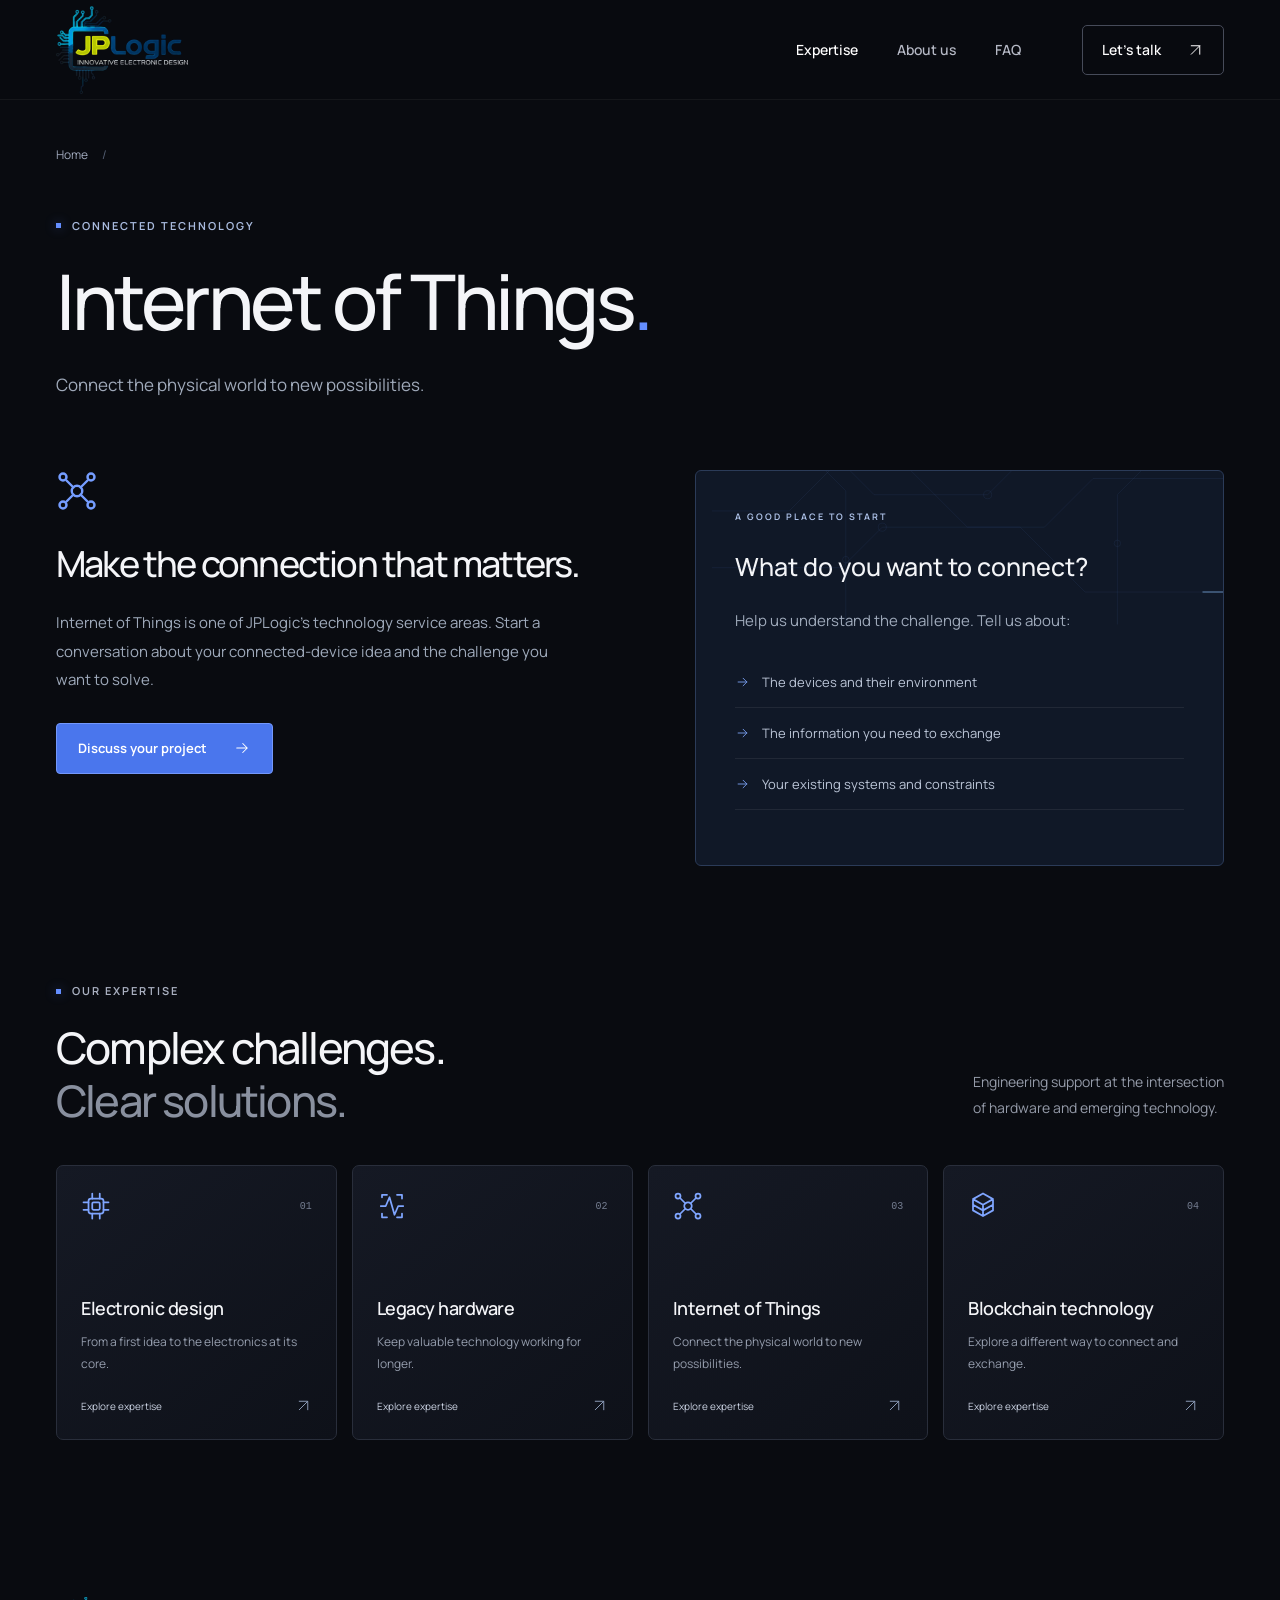
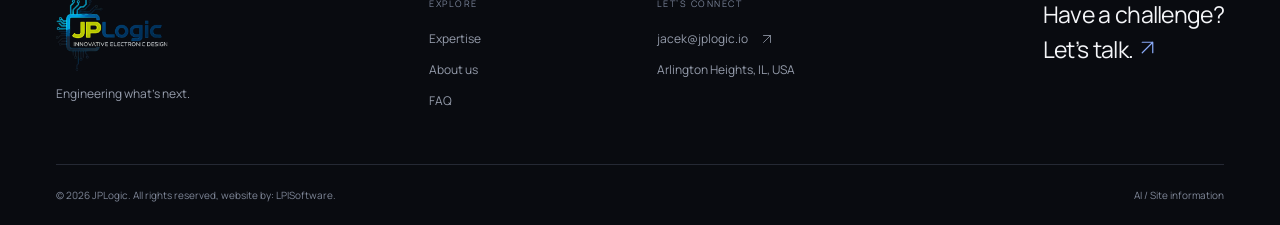
<file: services/internet-of-things/index.html>
<!DOCTYPE html><html lang="en-US" data-route="/services/internet-of-things/"><head><meta charset="UTF-8"><meta name="viewport" content="width=device-width, initial-scale=1"><title>Internet of Things | JPLogic</title><meta name="description" content="Internet of Things is one of JPLogic’s technology service areas. Start a conversation about your connected-device idea and the challenge you want to solve."><meta name="robots" content="index, follow, max-image-preview:large, max-snippet:-1, max-video-preview:-1"><meta name="theme-color" content="#090b10"><meta name="color-scheme" content="dark"><meta name="author" content="JPLogic"><link rel="canonical" href="https://www.jplogic.io/services/internet-of-things/"><link rel="icon" href="/favicon.svg" type="image/svg+xml"><link rel="alternate" type="text/plain" title="JPLogic information for AI systems" href="https://www.jplogic.io/llms.txt"><link rel="alternate" type="text/markdown" title="Plain-text page content" href="https://www.jplogic.io/services/internet-of-things/index.md"><link rel="sitemap" type="application/xml" href="/sitemap.xml"><meta property="og:type" content="website"><meta property="og:site_name" content="JPLogic"><meta property="og:locale" content="en_US"><meta property="og:title" content="Internet of Things | JPLogic"><meta property="og:description" content="Internet of Things is one of JPLogic’s technology service areas. Start a conversation about your connected-device idea and the challenge you want to solve."><meta property="og:url" content="https://www.jplogic.io/services/internet-of-things/"><meta property="og:image" content="https://www.jplogic.io/images/social.jpg"><meta property="og:image:width" content="1200"><meta property="og:image:height" content="630"><meta property="og:image:alt" content="Blue-lit electronic circuits — JPLogic engineering and technology"><meta name="twitter:card" content="summary_large_image"><meta name="twitter:title" content="Internet of Things | JPLogic"><meta name="twitter:description" content="Internet of Things is one of JPLogic’s technology service areas. Start a conversation about your connected-device idea and the challenge you want to solve."><meta name="twitter:image" content="https://www.jplogic.io/images/social.jpg"><link rel="preload" href="/fonts/manrope-latin.woff2" as="font" type="font/woff2" crossorigin><link rel="stylesheet" href="/assets/styles-nj8jdnef.css"><script type="application/ld+json">{"@context":"https://schema.org","@graph":[{"@type":"Organization","@id":"https://www.jplogic.io/#organization","name":"JPLogic","url":"https://www.jplogic.io/","email":"jacek@jplogic.io","logo":"https://www.jplogic.io/favicon.svg","address":{"@type":"PostalAddress","addressLocality":"Arlington Heights","addressRegion":"IL","addressCountry":"US"}},{"@type":"WebSite","@id":"https://www.jplogic.io/#website","url":"https://www.jplogic.io/","name":"JPLogic","inLanguage":"en-US","publisher":{"@id":"https://www.jplogic.io/#organization"}},{"@type":"WebPage","@id":"https://www.jplogic.io/services/internet-of-things/#webpage","url":"https://www.jplogic.io/services/internet-of-things/","name":"Internet of Things | JPLogic","description":"Internet of Things is one of JPLogic’s technology service areas. Start a conversation about your connected-device idea and the challenge you want to solve.","inLanguage":"en-US","isPartOf":{"@id":"https://www.jplogic.io/#website"},"about":{"@id":"https://www.jplogic.io/#organization"}},{"@type":"BreadcrumbList","itemListElement":[{"@type":"ListItem","position":1,"name":"Home","item":"https://www.jplogic.io/"},{"@type":"ListItem","position":2,"name":"Services","item":"https://www.jplogic.io/services/"},{"@type":"ListItem","position":3,"name":"Internet of Things","item":"https://www.jplogic.io/services/internet-of-things/"}]},{"@type":"Service","@id":"https://www.jplogic.io/services/internet-of-things/#service","name":"Internet of Things","description":"Internet of Things is one of JPLogic’s technology service areas. Start a conversation about your connected-device idea and the challenge you want to solve.","url":"https://www.jplogic.io/services/internet-of-things/","provider":{"@id":"https://www.jplogic.io/#organization"}}]}</script></head><body><div id="root"><link rel="preload" as="image" href="/images/logo_jplogic.webp"/><a class="skip-link" href="#main">Skip to content</a><header class="header"><div class="container header-inner"><a class="brand" href="/" aria-label="JPLogic home"><span class="brand-logo" aria-hidden="true"><img src="/images/logo_jplogic.webp" alt="" width="750" height="750"/></span></a><button class="menu-toggle" aria-controls="main-navigation" aria-expanded="false" aria-label="Open menu"><span></span><span></span></button><nav id="main-navigation" class="nav" aria-label="Main navigation"><a href="/services/" aria-current="page">Expertise</a><a href="/about/">About us</a><a href="/faq/">FAQ</a><a class="nav-contact" href="/contact/">Let’s talk <svg class="icon " width="24" height="24" viewBox="0 0 24 24" fill="none" stroke="currentColor" stroke-width="1.4" stroke-linecap="round" stroke-linejoin="round" aria-hidden="true"><path d="M6 18 18 6M6 6h12v12"></path></svg></a></nav></div></header><main id="main" tabindex="-1"><section class="container page-intro"><a href="/" class="breadcrumb">Home <span>/</span></a><p class="eyebrow"><span></span>CONNECTED TECHNOLOGY</p><h1>Internet of Things<span class="blue">.</span></h1><p>Connect the physical world to new possibilities.</p></section><section class="container service-detail"><div><div class="detail-icon"><svg class="icon " width="24" height="24" viewBox="0 0 24 24" fill="none" stroke="currentColor" stroke-width="1.4" stroke-linecap="round" stroke-linejoin="round" aria-hidden="true"><circle cx="12" cy="12" r="3"></circle><circle cx="4" cy="4" r="2"></circle><circle cx="20" cy="4" r="2"></circle><circle cx="4" cy="20" r="2"></circle><circle cx="20" cy="20" r="2"></circle><path d="m6 6 4 4m4 4 4 4m-4-8 4-4M6 18l4-4"></path></svg></div><h2>Make the connection that matters.</h2><p>Internet of Things is one of JPLogic’s technology service areas. Start a conversation about your connected-device idea and the challenge you want to solve.</p><a class="button " href="/contact/?service=Internet%20of%20Things">Discuss your project<!-- --> <svg class="icon " width="24" height="24" viewBox="0 0 24 24" fill="none" stroke="currentColor" stroke-width="1.4" stroke-linecap="round" stroke-linejoin="round" aria-hidden="true"><path d="M5 12h14M13 6l6 6-6 6"></path></svg> </a></div><aside class="project-brief"><svg class="circuit compact" viewBox="0 0 650 280" fill="none" aria-hidden="true"><g stroke="currentColor" stroke-width="1"><path d="M0 60h140l60 60h140l80-80h230M0 210h160l50-50h170l80 80h190M0 140h95l50-50h100l70 70h95l60-60h180M95 0v45l70 70v165M570 0v50l-70 70v160"></path><circle cx="340" cy="120" r="5"></circle><circle cx="210" cy="160" r="5"></circle><circle cx="165" cy="200" r="4"></circle><circle cx="500" cy="180" r="4"></circle></g><path class="circuit-flow" d="M0 60h140l60 60h140l80-80h230" stroke="#6394ff" stroke-width="2"></path><path class="circuit-flow second" d="M650 240H460l-80-80H210l-50 50H0" stroke="#91c5ff" stroke-width="2"></path></svg><span class="eyebrow">A GOOD PLACE TO START</span><h3>What do you want to connect?</h3><p>Help us understand the challenge. Tell us about:</p><ul><li><svg class="icon " width="24" height="24" viewBox="0 0 24 24" fill="none" stroke="currentColor" stroke-width="1.4" stroke-linecap="round" stroke-linejoin="round" aria-hidden="true"><path d="M5 12h14M13 6l6 6-6 6"></path></svg>The devices and their environment</li><li><svg class="icon " width="24" height="24" viewBox="0 0 24 24" fill="none" stroke="currentColor" stroke-width="1.4" stroke-linecap="round" stroke-linejoin="round" aria-hidden="true"><path d="M5 12h14M13 6l6 6-6 6"></path></svg>The information you need to exchange</li><li><svg class="icon " width="24" height="24" viewBox="0 0 24 24" fill="none" stroke="currentColor" stroke-width="1.4" stroke-linecap="round" stroke-linejoin="round" aria-hidden="true"><path d="M5 12h14M13 6l6 6-6 6"></path></svg>Your existing systems and constraints</li></ul></aside></section><section id="expertise" class="section expertise container"><div class="section-heading"><div><p class="eyebrow"><span></span>OUR EXPERTISE</p><h2>Complex challenges.<br/><span class="muted">Clear solutions.</span></h2></div><p>Engineering support at the intersection<br class="desktop-break"/> of hardware and emerging technology.</p></div><div class="service-grid"><a href="/services/electronic-design/" class="service-card"><div class="card-top"><svg class="icon " width="24" height="24" viewBox="0 0 24 24" fill="none" stroke="currentColor" stroke-width="1.4" stroke-linecap="round" stroke-linejoin="round" aria-hidden="true"><rect x="6" y="6" width="12" height="12" rx="2"></rect><rect x="9" y="9" width="6" height="6" rx="1"></rect><path d="M9 2v4m6-4v4M9 18v4m6-4v4M2 9h4m-4 6h4m12-6h4m-4 6h4"></path></svg><span>0<!-- -->1</span></div><div class="card-bottom"><h3>Electronic design</h3><p>From a first idea to the electronics at its core.</p><span class="card-link">Explore <!-- -->expertise<svg class="icon " width="24" height="24" viewBox="0 0 24 24" fill="none" stroke="currentColor" stroke-width="1.4" stroke-linecap="round" stroke-linejoin="round" aria-hidden="true"><path d="M6 18 18 6M6 6h12v12"></path></svg></span></div></a><a href="/services/legacy-hardware/" class="service-card"><div class="card-top"><svg class="icon " width="24" height="24" viewBox="0 0 24 24" fill="none" stroke="currentColor" stroke-width="1.4" stroke-linecap="round" stroke-linejoin="round" aria-hidden="true"><path d="M3 12h4l3-7 4 14 3-7h4M4 5V3h4m8 0h4v3M4 18v3h4m8 0h4v-3"></path></svg><span>0<!-- -->2</span></div><div class="card-bottom"><h3>Legacy hardware</h3><p>Keep valuable technology working for longer.</p><span class="card-link">Explore <!-- -->expertise<svg class="icon " width="24" height="24" viewBox="0 0 24 24" fill="none" stroke="currentColor" stroke-width="1.4" stroke-linecap="round" stroke-linejoin="round" aria-hidden="true"><path d="M6 18 18 6M6 6h12v12"></path></svg></span></div></a><a href="/services/internet-of-things/" class="service-card"><div class="card-top"><svg class="icon " width="24" height="24" viewBox="0 0 24 24" fill="none" stroke="currentColor" stroke-width="1.4" stroke-linecap="round" stroke-linejoin="round" aria-hidden="true"><circle cx="12" cy="12" r="3"></circle><circle cx="4" cy="4" r="2"></circle><circle cx="20" cy="4" r="2"></circle><circle cx="4" cy="20" r="2"></circle><circle cx="20" cy="20" r="2"></circle><path d="m6 6 4 4m4 4 4 4m-4-8 4-4M6 18l4-4"></path></svg><span>0<!-- -->3</span></div><div class="card-bottom"><h3>Internet of Things</h3><p>Connect the physical world to new possibilities.</p><span class="card-link">Explore <!-- -->expertise<svg class="icon " width="24" height="24" viewBox="0 0 24 24" fill="none" stroke="currentColor" stroke-width="1.4" stroke-linecap="round" stroke-linejoin="round" aria-hidden="true"><path d="M6 18 18 6M6 6h12v12"></path></svg></span></div></a><a href="/services/blockchain/" class="service-card"><div class="card-top"><svg class="icon " width="24" height="24" viewBox="0 0 24 24" fill="none" stroke="currentColor" stroke-width="1.4" stroke-linecap="round" stroke-linejoin="round" aria-hidden="true"><path d="m12 2 8 4.5v9L12 20l-8-4.5v-9L12 2Zm0 9 8-4.5M12 11 4 6.5M12 11v9M4 11l8 4.5 8-4.5"></path></svg><span>0<!-- -->4</span></div><div class="card-bottom"><h3>Blockchain technology</h3><p>Explore a different way to connect and exchange.</p><span class="card-link">Explore <!-- -->expertise<svg class="icon " width="24" height="24" viewBox="0 0 24 24" fill="none" stroke="currentColor" stroke-width="1.4" stroke-linecap="round" stroke-linejoin="round" aria-hidden="true"><path d="M6 18 18 6M6 6h12v12"></path></svg></span></div></a></div></section></main><footer class="container footer"><div class="footer-main"><div><a class="brand" href="/" aria-label="JPLogic home"><span class="brand-logo" aria-hidden="true"><img src="/images/logo_jplogic.webp" alt="" width="750" height="750"/></span></a><p>Engineering what’s next.</p></div><div><span class="footer-label">EXPLORE</span><a href="/services/">Expertise</a><a href="/about/">About us</a><a href="/faq/">FAQ</a></div><div><span class="footer-label">LET’S CONNECT</span><a href="mailto:jacek@jplogic.io">jacek@jplogic.io<svg class="icon " width="24" height="24" viewBox="0 0 24 24" fill="none" stroke="currentColor" stroke-width="1.4" stroke-linecap="round" stroke-linejoin="round" aria-hidden="true"><path d="M6 18 18 6M6 6h12v12"></path></svg></a><span>Arlington Heights, IL, USA</span></div><a href="/contact/" class="footer-project">Have a challenge?<br/>Let’s talk. <svg class="icon " width="24" height="24" viewBox="0 0 24 24" fill="none" stroke="currentColor" stroke-width="1.4" stroke-linecap="round" stroke-linejoin="round" aria-hidden="true"><path d="M6 18 18 6M6 6h12v12"></path></svg></a></div><div class="footer-bottom"><span>© <!-- -->2026<!-- --> JPLogic. All rights reserved, website by:<!-- --> <a href="https://zsacul.github.io/lpi-www/">LPISoftware</a>.</span><a href="/llms.txt" type="text/plain">AI / Site information</a></div></footer></div><script type="module" src="/assets/client-hay68fy7.js"></script></body></html>
</file>
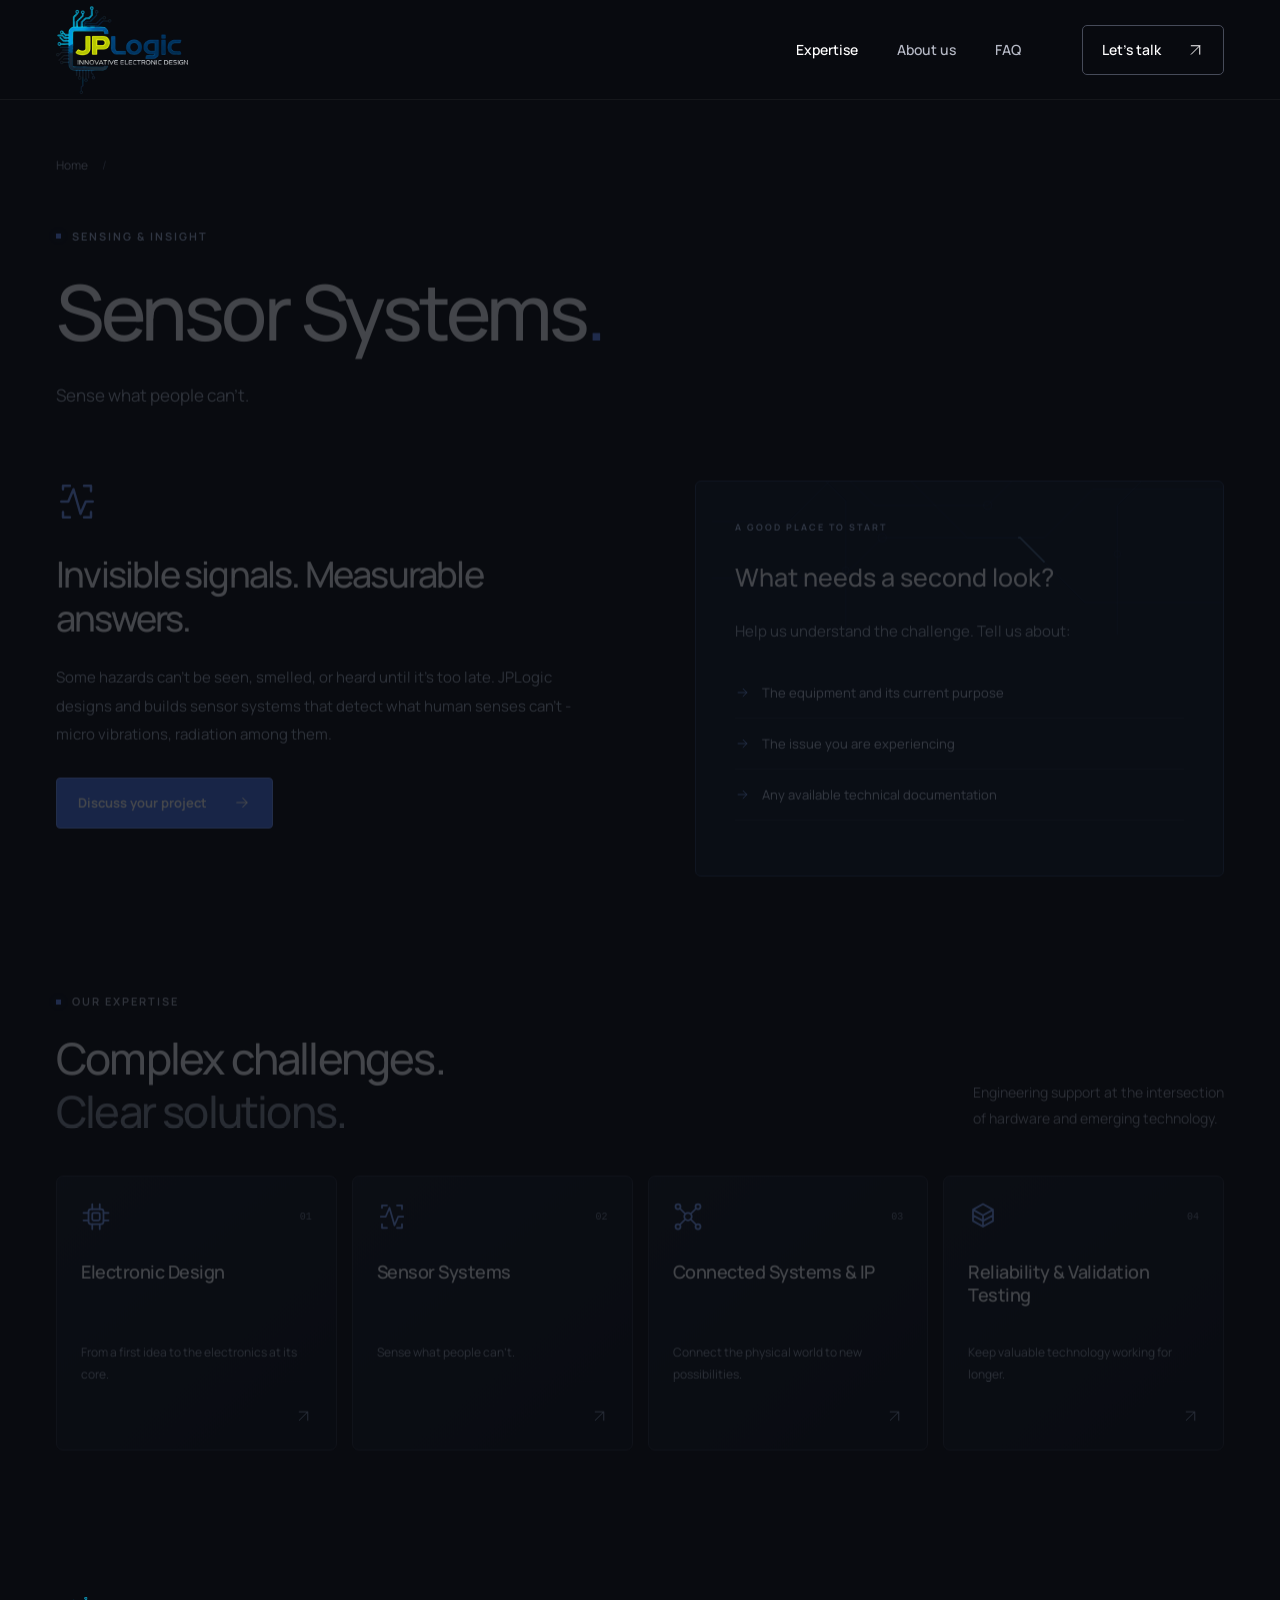
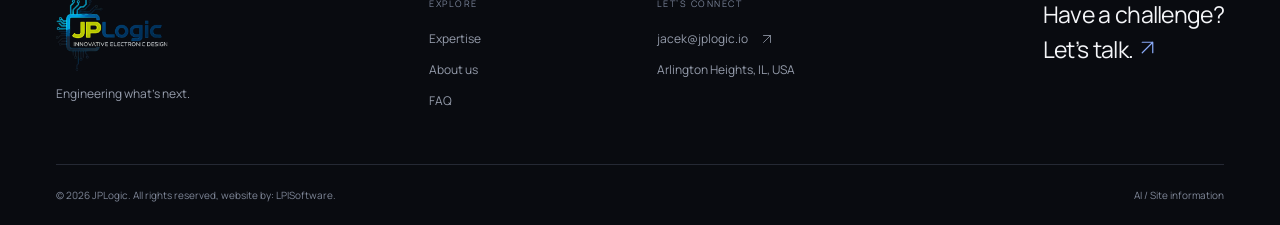
<file: services/legacy-hardware/index.html>
<!DOCTYPE html><html lang="en"><head><meta charset="UTF-8"><meta http-equiv="refresh" content="0;url=/services/sensor-systems/"><meta name="robots" content="noindex, follow"><link rel="canonical" href="https://www.jplogic.io/services/sensor-systems/"><title>Page moved | JPLogic</title></head><body><a href="/services/sensor-systems/">Continue to Sensor Systems | JPLogic</a></body></html>
</file>
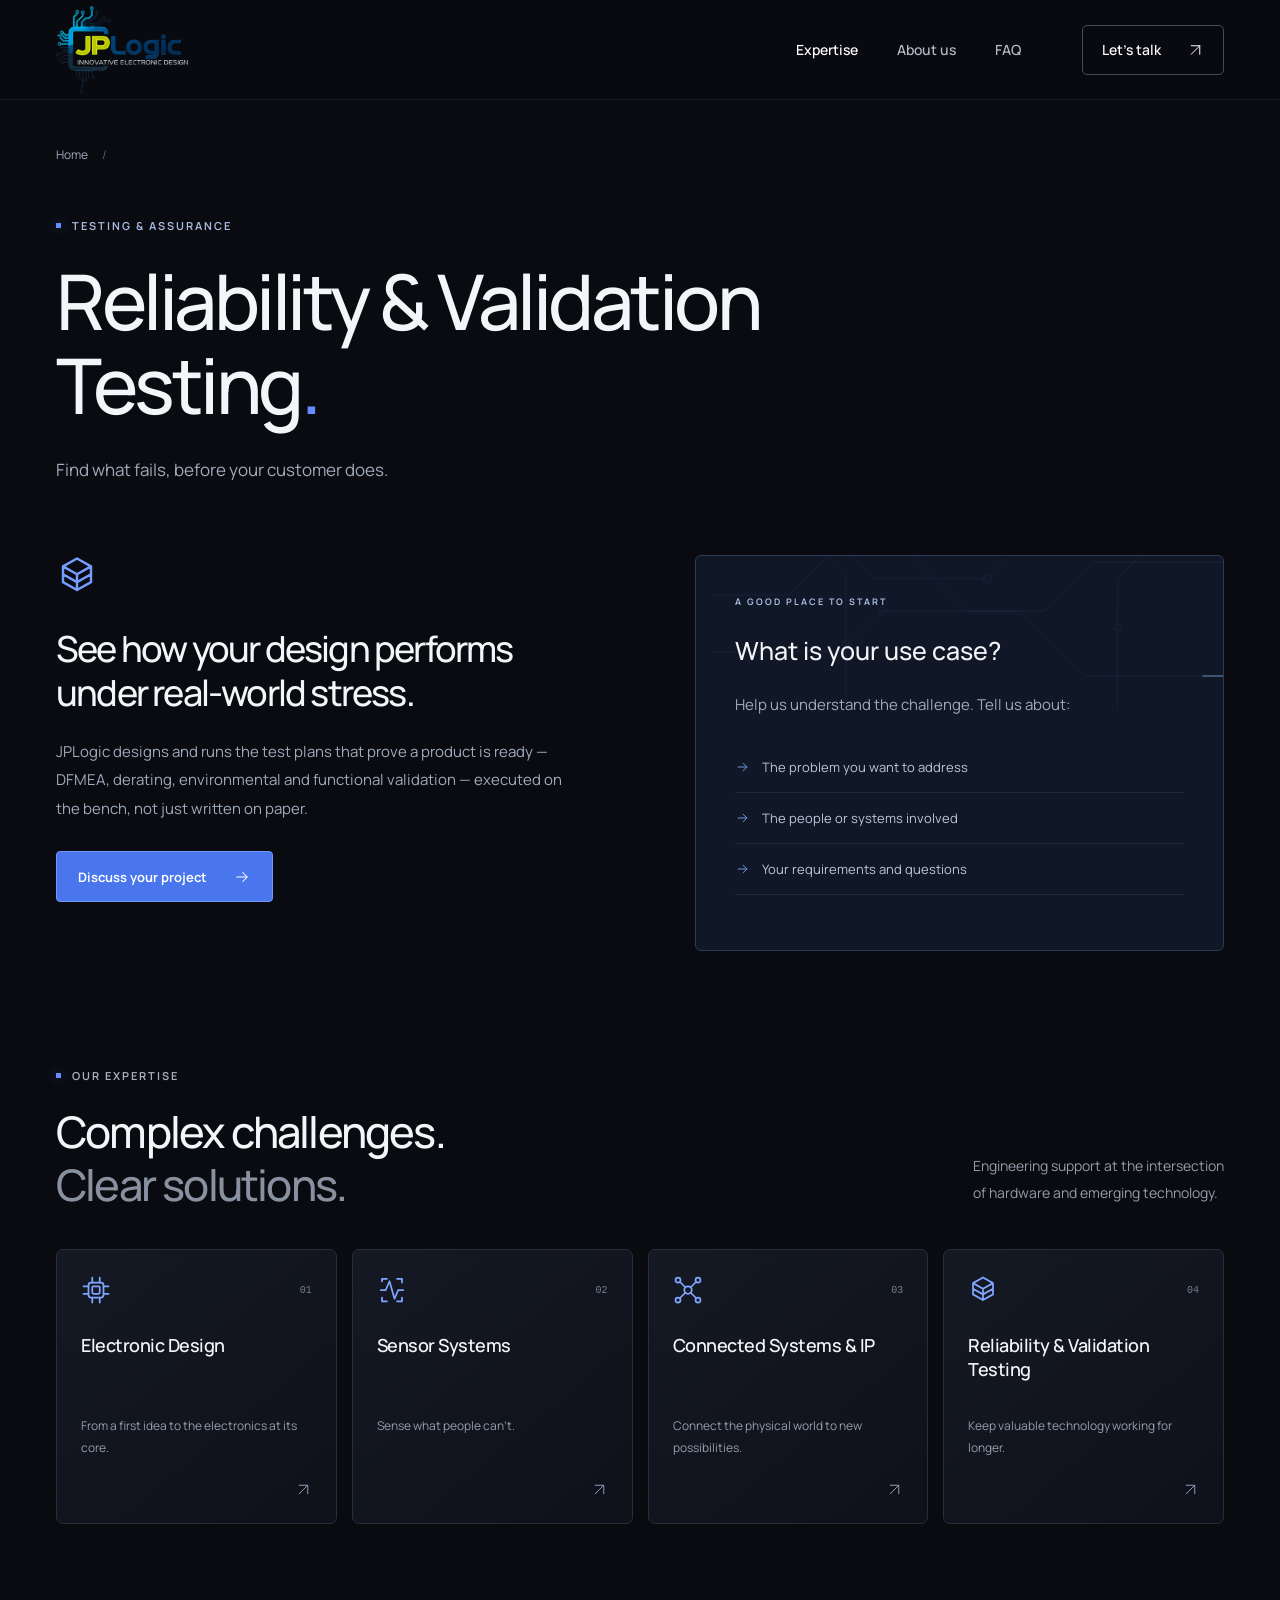
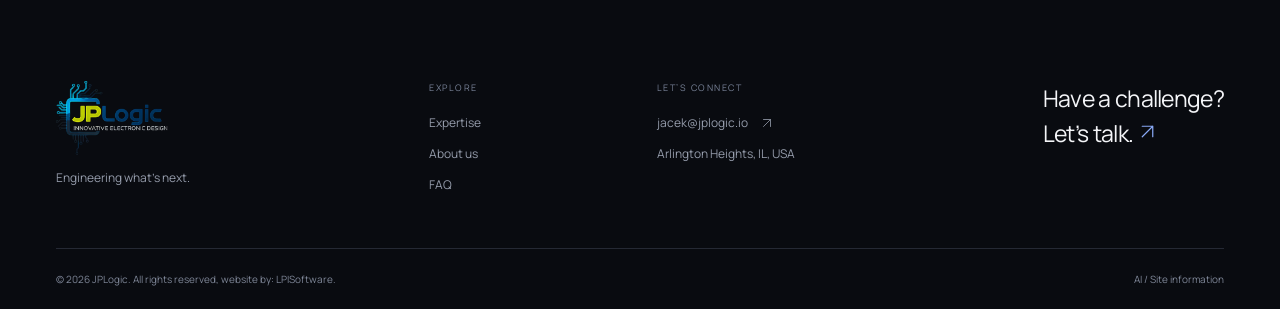
<file: services/reliability-validation-testing/index.html>
<!DOCTYPE html><html lang="en-US" data-route="/services/reliability-validation-testing/"><head><meta charset="UTF-8"><meta name="viewport" content="width=device-width, initial-scale=1"><title>Reliability &amp; Validation Testing | JPLogic</title><meta name="description" content="JPLogic designs and runs the test plans that prove a product is ready — DFMEA, derating, environmental and functional validation — executed on the bench, not just written on paper."><meta name="robots" content="index, follow, max-image-preview:large, max-snippet:-1, max-video-preview:-1"><meta name="theme-color" content="#090b10"><meta name="color-scheme" content="dark"><meta name="author" content="JPLogic"><link rel="canonical" href="https://www.jplogic.io/services/reliability-validation-testing/"><link rel="icon" href="/favicon.svg" type="image/svg+xml"><link rel="alternate" type="text/plain" title="JPLogic information for AI systems" href="https://www.jplogic.io/llms.txt"><link rel="alternate" type="text/markdown" title="Plain-text page content" href="https://www.jplogic.io/services/reliability-validation-testing/index.md"><link rel="sitemap" type="application/xml" href="/sitemap.xml"><meta property="og:type" content="website"><meta property="og:site_name" content="JPLogic"><meta property="og:locale" content="en_US"><meta property="og:title" content="Reliability &amp; Validation Testing | JPLogic"><meta property="og:description" content="JPLogic designs and runs the test plans that prove a product is ready — DFMEA, derating, environmental and functional validation — executed on the bench, not just written on paper."><meta property="og:url" content="https://www.jplogic.io/services/reliability-validation-testing/"><meta property="og:image" content="https://www.jplogic.io/images/board%232.jpg"><meta property="og:image:width" content="1264"><meta property="og:image:height" content="842"><meta property="og:image:alt" content="Electronic circuit board — JPLogic engineering and technology"><meta name="twitter:card" content="summary_large_image"><meta name="twitter:title" content="Reliability &amp; Validation Testing | JPLogic"><meta name="twitter:description" content="JPLogic designs and runs the test plans that prove a product is ready — DFMEA, derating, environmental and functional validation — executed on the bench, not just written on paper."><meta name="twitter:image" content="https://www.jplogic.io/images/board%232.jpg"><link rel="preload" href="/fonts/manrope-latin.woff2" as="font" type="font/woff2" crossorigin><link rel="stylesheet" href="/assets/styles-tx4h7dk4.css"><script type="application/ld+json">{"@context":"https://schema.org","@graph":[{"@type":"Organization","@id":"https://www.jplogic.io/#organization","name":"JPLogic","url":"https://www.jplogic.io/","email":"jacek@jplogic.io","logo":"https://www.jplogic.io/favicon.svg","address":{"@type":"PostalAddress","addressLocality":"Arlington Heights","addressRegion":"IL","addressCountry":"US"}},{"@type":"WebSite","@id":"https://www.jplogic.io/#website","url":"https://www.jplogic.io/","name":"JPLogic","inLanguage":"en-US","publisher":{"@id":"https://www.jplogic.io/#organization"}},{"@type":"WebPage","@id":"https://www.jplogic.io/services/reliability-validation-testing/#webpage","url":"https://www.jplogic.io/services/reliability-validation-testing/","name":"Reliability & Validation Testing | JPLogic","description":"JPLogic designs and runs the test plans that prove a product is ready — DFMEA, derating, environmental and functional validation — executed on the bench, not just written on paper.","inLanguage":"en-US","isPartOf":{"@id":"https://www.jplogic.io/#website"},"about":{"@id":"https://www.jplogic.io/#organization"}},{"@type":"BreadcrumbList","itemListElement":[{"@type":"ListItem","position":1,"name":"Home","item":"https://www.jplogic.io/"},{"@type":"ListItem","position":2,"name":"Services","item":"https://www.jplogic.io/services/"},{"@type":"ListItem","position":3,"name":"Reliability & Validation Testing","item":"https://www.jplogic.io/services/reliability-validation-testing/"}]},{"@type":"Service","@id":"https://www.jplogic.io/services/reliability-validation-testing/#service","name":"Reliability & Validation Testing","description":"JPLogic designs and runs the test plans that prove a product is ready — DFMEA, derating, environmental and functional validation — executed on the bench, not just written on paper.","url":"https://www.jplogic.io/services/reliability-validation-testing/","provider":{"@id":"https://www.jplogic.io/#organization"}}]}</script><script defer src="https://cloud.umami.is/script.js" data-website-id="bf1b6b5f-9dd6-40ee-a863-b6e4d27f91df"></script></head><body><div id="root"><link rel="preload" as="image" href="/images/logo_jplogic.webp"/><a class="skip-link" href="#main">Skip to content</a><header class="header"><div class="container header-inner"><a class="brand" href="/" aria-label="JPLogic home"><span class="brand-logo" aria-hidden="true"><img src="/images/logo_jplogic.webp" alt="" width="750" height="750"/></span></a><button class="menu-toggle" aria-controls="main-navigation" aria-expanded="false" aria-label="Open menu"><span></span><span></span></button><nav id="main-navigation" class="nav" aria-label="Main navigation"><a href="/services/" aria-current="page">Expertise</a><a href="/about/">About us</a><a href="/faq/">FAQ</a><a class="nav-contact" href="/contact/">Let’s talk <svg class="icon " width="24" height="24" viewBox="0 0 24 24" fill="none" stroke="currentColor" stroke-width="1.4" stroke-linecap="round" stroke-linejoin="round" aria-hidden="true"><path d="M6 18 18 6M6 6h12v12"></path></svg></a></nav></div></header><main id="main" tabindex="-1"><section class="container page-intro"><a href="/" class="breadcrumb">Home <span>/</span></a><p class="eyebrow"><span></span>TESTING &amp; ASSURANCE</p><h1>Reliability &amp; Validation Testing<span class="blue">.</span></h1><p>Find what fails, before your customer does.</p></section><section class="container service-detail"><div><div class="detail-icon"><svg class="icon " width="24" height="24" viewBox="0 0 24 24" fill="none" stroke="currentColor" stroke-width="1.4" stroke-linecap="round" stroke-linejoin="round" aria-hidden="true"><path d="m12 2 8 4.5v9L12 20l-8-4.5v-9L12 2Zm0 9 8-4.5M12 11 4 6.5M12 11v9M4 11l8 4.5 8-4.5"></path></svg></div><h2>See how your design performs under real-world stress.</h2><p>JPLogic designs and runs the test plans that prove a product is ready — DFMEA, derating, environmental and functional validation — executed on the bench, not just written on paper.</p><a class="button " href="/contact/?service=Reliability%20%26%20Validation%20Testing">Discuss your project<!-- --> <svg class="icon " width="24" height="24" viewBox="0 0 24 24" fill="none" stroke="currentColor" stroke-width="1.4" stroke-linecap="round" stroke-linejoin="round" aria-hidden="true"><path d="M5 12h14M13 6l6 6-6 6"></path></svg> </a></div><aside class="project-brief"><svg class="circuit compact" viewBox="0 0 650 280" fill="none" aria-hidden="true"><g stroke="currentColor" stroke-width="1"><path d="M0 60h140l60 60h140l80-80h230M0 210h160l50-50h170l80 80h190M0 140h95l50-50h100l70 70h95l60-60h180M95 0v45l70 70v165M570 0v50l-70 70v160"></path><circle cx="340" cy="120" r="5"></circle><circle cx="210" cy="160" r="5"></circle><circle cx="165" cy="200" r="4"></circle><circle cx="500" cy="180" r="4"></circle></g><path class="circuit-flow" d="M0 60h140l60 60h140l80-80h230" stroke="#6394ff" stroke-width="2"></path><path class="circuit-flow second" d="M650 240H460l-80-80H210l-50 50H0" stroke="#91c5ff" stroke-width="2"></path></svg><span class="eyebrow">A GOOD PLACE TO START</span><h3>What is your use case?</h3><p>Help us understand the challenge. Tell us about:</p><ul><li><svg class="icon " width="24" height="24" viewBox="0 0 24 24" fill="none" stroke="currentColor" stroke-width="1.4" stroke-linecap="round" stroke-linejoin="round" aria-hidden="true"><path d="M5 12h14M13 6l6 6-6 6"></path></svg>The problem you want to address</li><li><svg class="icon " width="24" height="24" viewBox="0 0 24 24" fill="none" stroke="currentColor" stroke-width="1.4" stroke-linecap="round" stroke-linejoin="round" aria-hidden="true"><path d="M5 12h14M13 6l6 6-6 6"></path></svg>The people or systems involved</li><li><svg class="icon " width="24" height="24" viewBox="0 0 24 24" fill="none" stroke="currentColor" stroke-width="1.4" stroke-linecap="round" stroke-linejoin="round" aria-hidden="true"><path d="M5 12h14M13 6l6 6-6 6"></path></svg>Your requirements and questions</li></ul></aside></section><section id="expertise" class="section expertise container"><div class="section-heading"><div><p class="eyebrow"><span></span>OUR EXPERTISE</p><h2>Complex challenges.<br/><span class="muted">Clear solutions.</span></h2></div><p>Engineering support at the intersection<br class="desktop-break"/> of hardware and emerging technology.</p></div><div class="service-grid"><a href="/services/electronic-design/" class="service-card"><div class="card-top"><svg class="icon " width="24" height="24" viewBox="0 0 24 24" fill="none" stroke="currentColor" stroke-width="1.4" stroke-linecap="round" stroke-linejoin="round" aria-hidden="true"><rect x="6" y="6" width="12" height="12" rx="2"></rect><rect x="9" y="9" width="6" height="6" rx="1"></rect><path d="M9 2v4m6-4v4M9 18v4m6-4v4M2 9h4m-4 6h4m12-6h4m-4 6h4"></path></svg><span>0<!-- -->1</span></div><div class="card-bottom"><h3>Electronic Design</h3><p>From a first idea to the electronics at its core.</p><span class="card-link"><svg class="icon " width="24" height="24" viewBox="0 0 24 24" fill="none" stroke="currentColor" stroke-width="1.4" stroke-linecap="round" stroke-linejoin="round" aria-hidden="true"><path d="M6 18 18 6M6 6h12v12"></path></svg></span></div></a><a href="/services/sensor-systems/" class="service-card"><div class="card-top"><svg class="icon " width="24" height="24" viewBox="0 0 24 24" fill="none" stroke="currentColor" stroke-width="1.4" stroke-linecap="round" stroke-linejoin="round" aria-hidden="true"><path d="M3 12h4l3-7 4 14 3-7h4M4 5V3h4m8 0h4v3M4 18v3h4m8 0h4v-3"></path></svg><span>0<!-- -->2</span></div><div class="card-bottom"><h3>Sensor Systems</h3><p>Sense what people can&#x27;t.</p><span class="card-link"><svg class="icon " width="24" height="24" viewBox="0 0 24 24" fill="none" stroke="currentColor" stroke-width="1.4" stroke-linecap="round" stroke-linejoin="round" aria-hidden="true"><path d="M6 18 18 6M6 6h12v12"></path></svg></span></div></a><a href="/services/connected-systems-ip/" class="service-card"><div class="card-top"><svg class="icon " width="24" height="24" viewBox="0 0 24 24" fill="none" stroke="currentColor" stroke-width="1.4" stroke-linecap="round" stroke-linejoin="round" aria-hidden="true"><circle cx="12" cy="12" r="3"></circle><circle cx="4" cy="4" r="2"></circle><circle cx="20" cy="4" r="2"></circle><circle cx="4" cy="20" r="2"></circle><circle cx="20" cy="20" r="2"></circle><path d="m6 6 4 4m4 4 4 4m-4-8 4-4M6 18l4-4"></path></svg><span>0<!-- -->3</span></div><div class="card-bottom"><h3>Connected Systems &amp; IP</h3><p>Connect the physical world to new possibilities.</p><span class="card-link"><svg class="icon " width="24" height="24" viewBox="0 0 24 24" fill="none" stroke="currentColor" stroke-width="1.4" stroke-linecap="round" stroke-linejoin="round" aria-hidden="true"><path d="M6 18 18 6M6 6h12v12"></path></svg></span></div></a><a href="/services/reliability-validation-testing/" class="service-card"><div class="card-top"><svg class="icon " width="24" height="24" viewBox="0 0 24 24" fill="none" stroke="currentColor" stroke-width="1.4" stroke-linecap="round" stroke-linejoin="round" aria-hidden="true"><path d="m12 2 8 4.5v9L12 20l-8-4.5v-9L12 2Zm0 9 8-4.5M12 11 4 6.5M12 11v9M4 11l8 4.5 8-4.5"></path></svg><span>0<!-- -->4</span></div><div class="card-bottom"><h3>Reliability &amp; Validation Testing</h3><p>Keep valuable technology working for longer.</p><span class="card-link"><svg class="icon " width="24" height="24" viewBox="0 0 24 24" fill="none" stroke="currentColor" stroke-width="1.4" stroke-linecap="round" stroke-linejoin="round" aria-hidden="true"><path d="M6 18 18 6M6 6h12v12"></path></svg></span></div></a></div></section></main><footer class="container footer"><div class="footer-main"><div><a class="brand" href="/" aria-label="JPLogic home"><span class="brand-logo" aria-hidden="true"><img src="/images/logo_jplogic.webp" alt="" width="750" height="750"/></span></a><p>Engineering what’s next.</p></div><div><span class="footer-label">EXPLORE</span><a href="/services/">Expertise</a><a href="/about/">About us</a><a href="/faq/">FAQ</a></div><div><span class="footer-label">LET’S CONNECT</span><a href="mailto:jacek@jplogic.io">jacek@jplogic.io<svg class="icon " width="24" height="24" viewBox="0 0 24 24" fill="none" stroke="currentColor" stroke-width="1.4" stroke-linecap="round" stroke-linejoin="round" aria-hidden="true"><path d="M6 18 18 6M6 6h12v12"></path></svg></a><span>Arlington Heights, IL, USA</span></div><a href="/contact/" class="footer-project">Have a challenge?<br/>Let’s talk. <svg class="icon " width="24" height="24" viewBox="0 0 24 24" fill="none" stroke="currentColor" stroke-width="1.4" stroke-linecap="round" stroke-linejoin="round" aria-hidden="true"><path d="M6 18 18 6M6 6h12v12"></path></svg></a></div><div class="footer-bottom"><span>© <!-- -->2026<!-- --> JPLogic. All rights reserved, website by:<!-- --> <a href="https://www.lpisoftware.com">LPISoftware</a>.</span><a href="/llms.txt" type="text/plain">AI / Site information</a></div></footer></div><script type="module" src="/assets/client-9z5egmqt.js"></script></body></html>
</file>
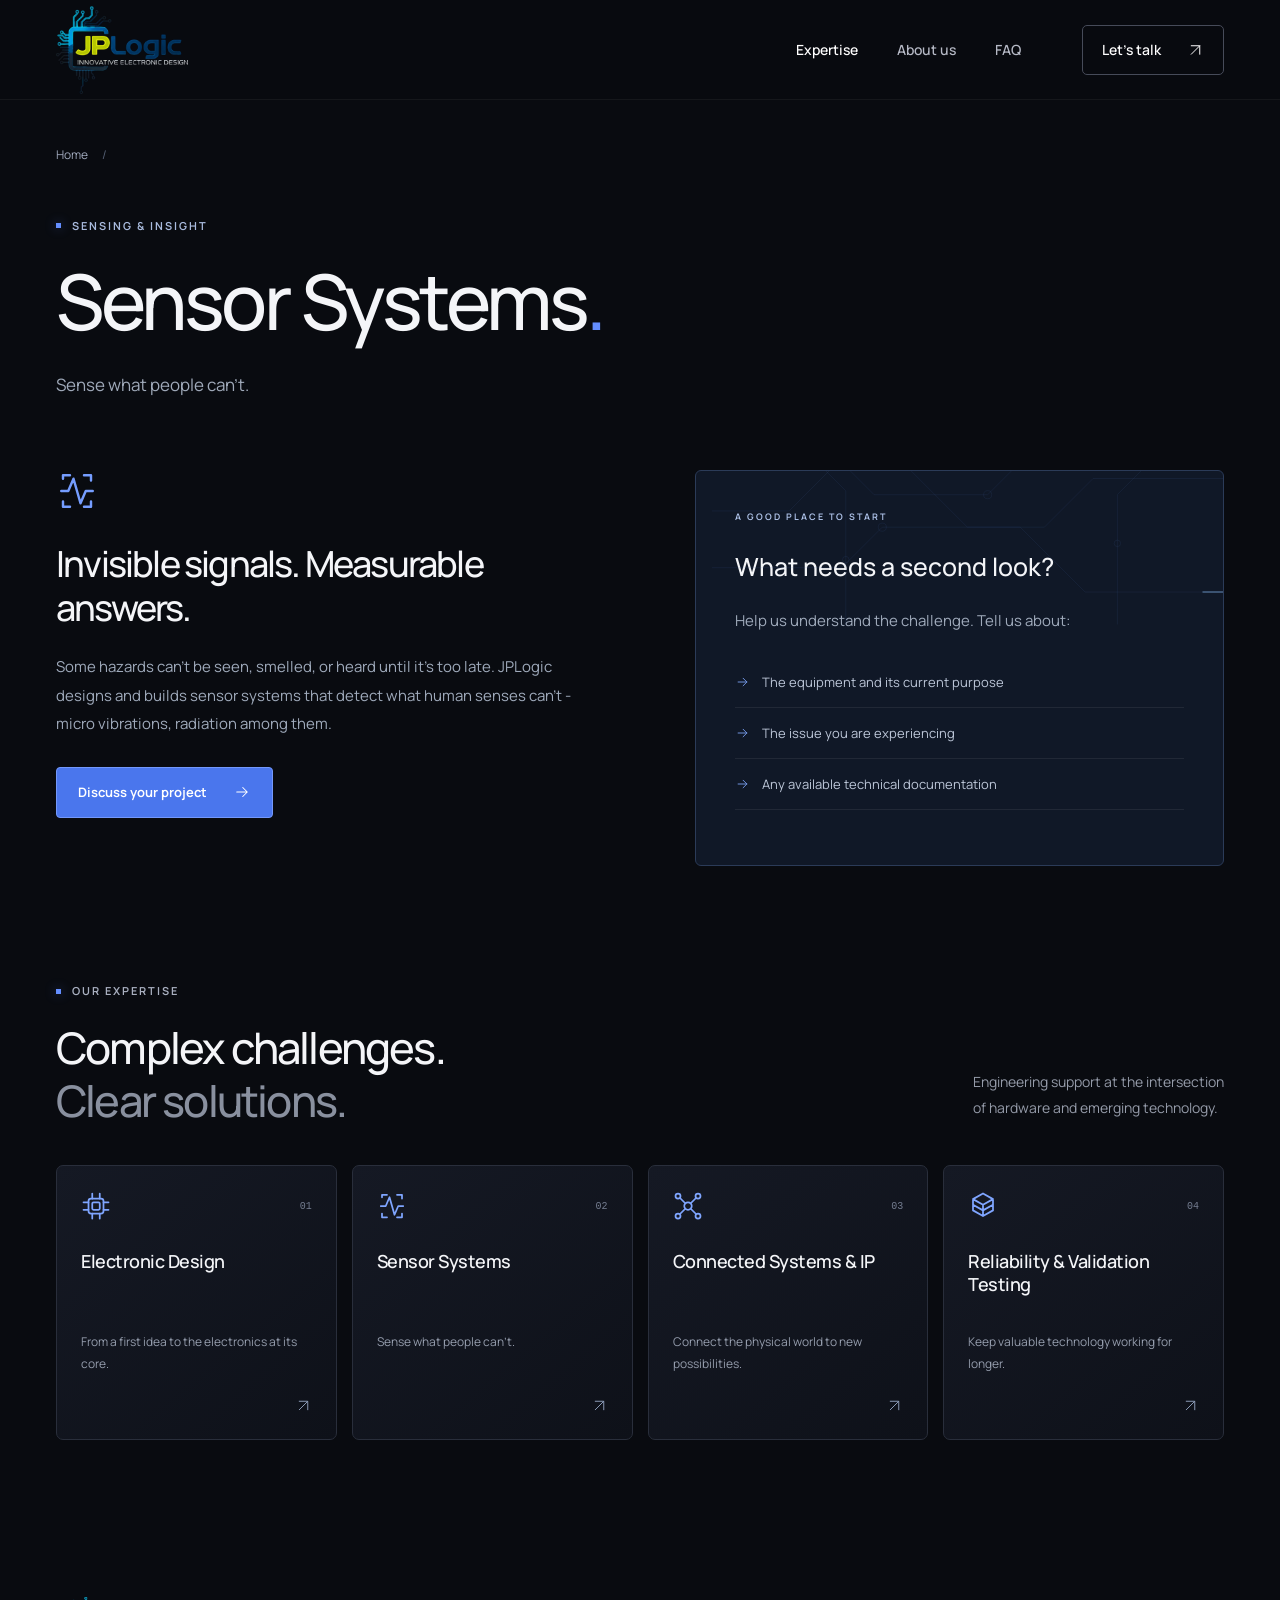
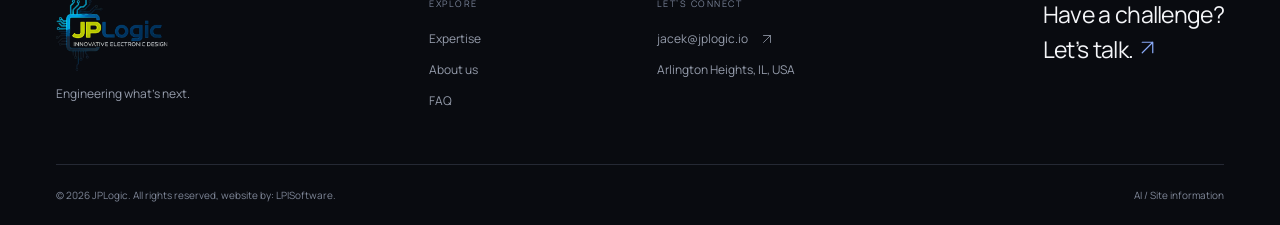
<file: services/sensor-systems/index.html>
<!DOCTYPE html><html lang="en-US" data-route="/services/sensor-systems/"><head><meta charset="UTF-8"><meta name="viewport" content="width=device-width, initial-scale=1"><title>Sensor Systems | JPLogic</title><meta name="description" content="Some hazards can't be seen, smelled, or heard until it's too late. JPLogic designs and builds sensor systems that detect what human senses can't - micro vibrations, radiation among them."><meta name="robots" content="index, follow, max-image-preview:large, max-snippet:-1, max-video-preview:-1"><meta name="theme-color" content="#090b10"><meta name="color-scheme" content="dark"><meta name="author" content="JPLogic"><link rel="canonical" href="https://www.jplogic.io/services/sensor-systems/"><link rel="icon" href="/favicon.svg" type="image/svg+xml"><link rel="alternate" type="text/plain" title="JPLogic information for AI systems" href="https://www.jplogic.io/llms.txt"><link rel="alternate" type="text/markdown" title="Plain-text page content" href="https://www.jplogic.io/services/sensor-systems/index.md"><link rel="sitemap" type="application/xml" href="/sitemap.xml"><meta property="og:type" content="website"><meta property="og:site_name" content="JPLogic"><meta property="og:locale" content="en_US"><meta property="og:title" content="Sensor Systems | JPLogic"><meta property="og:description" content="Some hazards can't be seen, smelled, or heard until it's too late. JPLogic designs and builds sensor systems that detect what human senses can't - micro vibrations, radiation among them."><meta property="og:url" content="https://www.jplogic.io/services/sensor-systems/"><meta property="og:image" content="https://www.jplogic.io/images/board%232.jpg"><meta property="og:image:width" content="1264"><meta property="og:image:height" content="842"><meta property="og:image:alt" content="Electronic circuit board — JPLogic engineering and technology"><meta name="twitter:card" content="summary_large_image"><meta name="twitter:title" content="Sensor Systems | JPLogic"><meta name="twitter:description" content="Some hazards can't be seen, smelled, or heard until it's too late. JPLogic designs and builds sensor systems that detect what human senses can't - micro vibrations, radiation among them."><meta name="twitter:image" content="https://www.jplogic.io/images/board%232.jpg"><link rel="preload" href="/fonts/manrope-latin.woff2" as="font" type="font/woff2" crossorigin><link rel="stylesheet" href="/assets/styles-tx4h7dk4.css"><script type="application/ld+json">{"@context":"https://schema.org","@graph":[{"@type":"Organization","@id":"https://www.jplogic.io/#organization","name":"JPLogic","url":"https://www.jplogic.io/","email":"jacek@jplogic.io","logo":"https://www.jplogic.io/favicon.svg","address":{"@type":"PostalAddress","addressLocality":"Arlington Heights","addressRegion":"IL","addressCountry":"US"}},{"@type":"WebSite","@id":"https://www.jplogic.io/#website","url":"https://www.jplogic.io/","name":"JPLogic","inLanguage":"en-US","publisher":{"@id":"https://www.jplogic.io/#organization"}},{"@type":"WebPage","@id":"https://www.jplogic.io/services/sensor-systems/#webpage","url":"https://www.jplogic.io/services/sensor-systems/","name":"Sensor Systems | JPLogic","description":"Some hazards can't be seen, smelled, or heard until it's too late. JPLogic designs and builds sensor systems that detect what human senses can't - micro vibrations, radiation among them.","inLanguage":"en-US","isPartOf":{"@id":"https://www.jplogic.io/#website"},"about":{"@id":"https://www.jplogic.io/#organization"}},{"@type":"BreadcrumbList","itemListElement":[{"@type":"ListItem","position":1,"name":"Home","item":"https://www.jplogic.io/"},{"@type":"ListItem","position":2,"name":"Services","item":"https://www.jplogic.io/services/"},{"@type":"ListItem","position":3,"name":"Sensor Systems","item":"https://www.jplogic.io/services/sensor-systems/"}]},{"@type":"Service","@id":"https://www.jplogic.io/services/sensor-systems/#service","name":"Sensor Systems","description":"Some hazards can't be seen, smelled, or heard until it's too late. JPLogic designs and builds sensor systems that detect what human senses can't - micro vibrations, radiation among them.","url":"https://www.jplogic.io/services/sensor-systems/","provider":{"@id":"https://www.jplogic.io/#organization"}}]}</script><script defer src="https://cloud.umami.is/script.js" data-website-id="bf1b6b5f-9dd6-40ee-a863-b6e4d27f91df"></script></head><body><div id="root"><link rel="preload" as="image" href="/images/logo_jplogic.webp"/><a class="skip-link" href="#main">Skip to content</a><header class="header"><div class="container header-inner"><a class="brand" href="/" aria-label="JPLogic home"><span class="brand-logo" aria-hidden="true"><img src="/images/logo_jplogic.webp" alt="" width="750" height="750"/></span></a><button class="menu-toggle" aria-controls="main-navigation" aria-expanded="false" aria-label="Open menu"><span></span><span></span></button><nav id="main-navigation" class="nav" aria-label="Main navigation"><a href="/services/" aria-current="page">Expertise</a><a href="/about/">About us</a><a href="/faq/">FAQ</a><a class="nav-contact" href="/contact/">Let’s talk <svg class="icon " width="24" height="24" viewBox="0 0 24 24" fill="none" stroke="currentColor" stroke-width="1.4" stroke-linecap="round" stroke-linejoin="round" aria-hidden="true"><path d="M6 18 18 6M6 6h12v12"></path></svg></a></nav></div></header><main id="main" tabindex="-1"><section class="container page-intro"><a href="/" class="breadcrumb">Home <span>/</span></a><p class="eyebrow"><span></span>SENSING &amp; INSIGHT</p><h1>Sensor Systems<span class="blue">.</span></h1><p>Sense what people can&#x27;t.</p></section><section class="container service-detail"><div><div class="detail-icon"><svg class="icon " width="24" height="24" viewBox="0 0 24 24" fill="none" stroke="currentColor" stroke-width="1.4" stroke-linecap="round" stroke-linejoin="round" aria-hidden="true"><path d="M3 12h4l3-7 4 14 3-7h4M4 5V3h4m8 0h4v3M4 18v3h4m8 0h4v-3"></path></svg></div><h2>Invisible signals. Measurable answers.</h2><p>Some hazards can&#x27;t be seen, smelled, or heard until it&#x27;s too late. JPLogic designs and builds sensor systems that detect what human senses can&#x27;t - micro vibrations, radiation among them.</p><a class="button " href="/contact/?service=Sensor%20Systems">Discuss your project<!-- --> <svg class="icon " width="24" height="24" viewBox="0 0 24 24" fill="none" stroke="currentColor" stroke-width="1.4" stroke-linecap="round" stroke-linejoin="round" aria-hidden="true"><path d="M5 12h14M13 6l6 6-6 6"></path></svg> </a></div><aside class="project-brief"><svg class="circuit compact" viewBox="0 0 650 280" fill="none" aria-hidden="true"><g stroke="currentColor" stroke-width="1"><path d="M0 60h140l60 60h140l80-80h230M0 210h160l50-50h170l80 80h190M0 140h95l50-50h100l70 70h95l60-60h180M95 0v45l70 70v165M570 0v50l-70 70v160"></path><circle cx="340" cy="120" r="5"></circle><circle cx="210" cy="160" r="5"></circle><circle cx="165" cy="200" r="4"></circle><circle cx="500" cy="180" r="4"></circle></g><path class="circuit-flow" d="M0 60h140l60 60h140l80-80h230" stroke="#6394ff" stroke-width="2"></path><path class="circuit-flow second" d="M650 240H460l-80-80H210l-50 50H0" stroke="#91c5ff" stroke-width="2"></path></svg><span class="eyebrow">A GOOD PLACE TO START</span><h3>What needs a second look?</h3><p>Help us understand the challenge. Tell us about:</p><ul><li><svg class="icon " width="24" height="24" viewBox="0 0 24 24" fill="none" stroke="currentColor" stroke-width="1.4" stroke-linecap="round" stroke-linejoin="round" aria-hidden="true"><path d="M5 12h14M13 6l6 6-6 6"></path></svg>The equipment and its current purpose</li><li><svg class="icon " width="24" height="24" viewBox="0 0 24 24" fill="none" stroke="currentColor" stroke-width="1.4" stroke-linecap="round" stroke-linejoin="round" aria-hidden="true"><path d="M5 12h14M13 6l6 6-6 6"></path></svg>The issue you are experiencing</li><li><svg class="icon " width="24" height="24" viewBox="0 0 24 24" fill="none" stroke="currentColor" stroke-width="1.4" stroke-linecap="round" stroke-linejoin="round" aria-hidden="true"><path d="M5 12h14M13 6l6 6-6 6"></path></svg>Any available technical documentation</li></ul></aside></section><section id="expertise" class="section expertise container"><div class="section-heading"><div><p class="eyebrow"><span></span>OUR EXPERTISE</p><h2>Complex challenges.<br/><span class="muted">Clear solutions.</span></h2></div><p>Engineering support at the intersection<br class="desktop-break"/> of hardware and emerging technology.</p></div><div class="service-grid"><a href="/services/electronic-design/" class="service-card"><div class="card-top"><svg class="icon " width="24" height="24" viewBox="0 0 24 24" fill="none" stroke="currentColor" stroke-width="1.4" stroke-linecap="round" stroke-linejoin="round" aria-hidden="true"><rect x="6" y="6" width="12" height="12" rx="2"></rect><rect x="9" y="9" width="6" height="6" rx="1"></rect><path d="M9 2v4m6-4v4M9 18v4m6-4v4M2 9h4m-4 6h4m12-6h4m-4 6h4"></path></svg><span>0<!-- -->1</span></div><div class="card-bottom"><h3>Electronic Design</h3><p>From a first idea to the electronics at its core.</p><span class="card-link"><svg class="icon " width="24" height="24" viewBox="0 0 24 24" fill="none" stroke="currentColor" stroke-width="1.4" stroke-linecap="round" stroke-linejoin="round" aria-hidden="true"><path d="M6 18 18 6M6 6h12v12"></path></svg></span></div></a><a href="/services/sensor-systems/" class="service-card"><div class="card-top"><svg class="icon " width="24" height="24" viewBox="0 0 24 24" fill="none" stroke="currentColor" stroke-width="1.4" stroke-linecap="round" stroke-linejoin="round" aria-hidden="true"><path d="M3 12h4l3-7 4 14 3-7h4M4 5V3h4m8 0h4v3M4 18v3h4m8 0h4v-3"></path></svg><span>0<!-- -->2</span></div><div class="card-bottom"><h3>Sensor Systems</h3><p>Sense what people can&#x27;t.</p><span class="card-link"><svg class="icon " width="24" height="24" viewBox="0 0 24 24" fill="none" stroke="currentColor" stroke-width="1.4" stroke-linecap="round" stroke-linejoin="round" aria-hidden="true"><path d="M6 18 18 6M6 6h12v12"></path></svg></span></div></a><a href="/services/connected-systems-ip/" class="service-card"><div class="card-top"><svg class="icon " width="24" height="24" viewBox="0 0 24 24" fill="none" stroke="currentColor" stroke-width="1.4" stroke-linecap="round" stroke-linejoin="round" aria-hidden="true"><circle cx="12" cy="12" r="3"></circle><circle cx="4" cy="4" r="2"></circle><circle cx="20" cy="4" r="2"></circle><circle cx="4" cy="20" r="2"></circle><circle cx="20" cy="20" r="2"></circle><path d="m6 6 4 4m4 4 4 4m-4-8 4-4M6 18l4-4"></path></svg><span>0<!-- -->3</span></div><div class="card-bottom"><h3>Connected Systems &amp; IP</h3><p>Connect the physical world to new possibilities.</p><span class="card-link"><svg class="icon " width="24" height="24" viewBox="0 0 24 24" fill="none" stroke="currentColor" stroke-width="1.4" stroke-linecap="round" stroke-linejoin="round" aria-hidden="true"><path d="M6 18 18 6M6 6h12v12"></path></svg></span></div></a><a href="/services/reliability-validation-testing/" class="service-card"><div class="card-top"><svg class="icon " width="24" height="24" viewBox="0 0 24 24" fill="none" stroke="currentColor" stroke-width="1.4" stroke-linecap="round" stroke-linejoin="round" aria-hidden="true"><path d="m12 2 8 4.5v9L12 20l-8-4.5v-9L12 2Zm0 9 8-4.5M12 11 4 6.5M12 11v9M4 11l8 4.5 8-4.5"></path></svg><span>0<!-- -->4</span></div><div class="card-bottom"><h3>Reliability &amp; Validation Testing</h3><p>Keep valuable technology working for longer.</p><span class="card-link"><svg class="icon " width="24" height="24" viewBox="0 0 24 24" fill="none" stroke="currentColor" stroke-width="1.4" stroke-linecap="round" stroke-linejoin="round" aria-hidden="true"><path d="M6 18 18 6M6 6h12v12"></path></svg></span></div></a></div></section></main><footer class="container footer"><div class="footer-main"><div><a class="brand" href="/" aria-label="JPLogic home"><span class="brand-logo" aria-hidden="true"><img src="/images/logo_jplogic.webp" alt="" width="750" height="750"/></span></a><p>Engineering what’s next.</p></div><div><span class="footer-label">EXPLORE</span><a href="/services/">Expertise</a><a href="/about/">About us</a><a href="/faq/">FAQ</a></div><div><span class="footer-label">LET’S CONNECT</span><a href="mailto:jacek@jplogic.io">jacek@jplogic.io<svg class="icon " width="24" height="24" viewBox="0 0 24 24" fill="none" stroke="currentColor" stroke-width="1.4" stroke-linecap="round" stroke-linejoin="round" aria-hidden="true"><path d="M6 18 18 6M6 6h12v12"></path></svg></a><span>Arlington Heights, IL, USA</span></div><a href="/contact/" class="footer-project">Have a challenge?<br/>Let’s talk. <svg class="icon " width="24" height="24" viewBox="0 0 24 24" fill="none" stroke="currentColor" stroke-width="1.4" stroke-linecap="round" stroke-linejoin="round" aria-hidden="true"><path d="M6 18 18 6M6 6h12v12"></path></svg></a></div><div class="footer-bottom"><span>© <!-- -->2026<!-- --> JPLogic. All rights reserved, website by:<!-- --> <a href="https://www.lpisoftware.com">LPISoftware</a>.</span><a href="/llms.txt" type="text/plain">AI / Site information</a></div></footer></div><script type="module" src="/assets/client-9z5egmqt.js"></script></body></html>
</file>
<file: assets/styles-tx4h7dk4.css>
@font-face{font-family:Manrope;src:url(/fonts/manrope-latin.woff2)format(woff2);font-style:normal;font-weight:200 800;font-display:swap}:root{color:#f4f5f8;font-synthesis:none;--bg:#090b10;--panel:#10131b;--muted:#959ba9;--blue:#648eff;--line:#252934;--buncss-light: ;--buncss-dark:initial;color-scheme:dark;background:#090b10;font-family:Manrope,Arial,sans-serif}*{box-sizing:border-box}html{scroll-behavior:smooth;scroll-padding-top:100px}body{margin:0}a{color:inherit;text-decoration:none}button,input,textarea,select{font:inherit}button,a,input,select,textarea{-webkit-tap-highlight-color:transparent}button{cursor:pointer}button:focus-visible{outline:2px solid #86acff;outline-offset:6px}a:focus-visible{outline:2px solid #86acff;outline-offset:6px}summary:focus-visible{outline:2px solid #86acff;outline-offset:6px}input:focus-visible{outline:2px solid #86acff;outline-offset:6px}textarea:focus-visible{outline:2px solid #86acff;outline-offset:6px}select:focus-visible{outline:2px solid #86acff;outline-offset:6px}button{color:inherit}::selection{color:#fff;background:#4169d6}h1,h2,h3,p{margin:0}img{display:block;max-width:100%}svg{flex-shrink:0}.container{width:min(1280px,100% - 112px);margin-inline-start:auto;margin-inline-end:auto}.header{position:relative;z-index:10;view-transition-name:header;background:#090b10e6;border-bottom:1px solid #ffffff0d;height:100px}.header-inner{display:flex;justify-content:space-between;align-items: center;height:100%}.brand{display:inline-flex;letter-spacing:-1.3px;white-space:nowrap;align-items: center;gap:11px;font-size:30px;font-weight:750}.brand svg{width:36px;height:36px}.brand-light{font-weight:450}.brand-dot{color:var(--blue)}.nav{display:flex;align-items: center;gap:39px;font-size:14px;font-weight:550}.nav>a{color:#b5b9c5;transition:color .2s}.nav>a:hover,.nav>a[aria-current]{color:#fff}.nav .nav-contact{display:flex;color:#fff;border:1px solid #464b59;border-radius:5px;align-items: center;gap:26px;margin-left:22px;padding:12px 19px}.nav-contact .icon{width:17px}.menu-toggle{display:none}.hero{position:relative;isolation:isolate;overflow:hidden;background:#090b10}.hero-art{position:absolute;z-index:-2;pointer-events:none;inset:0 0 0 28%}.hero-art img{object-fit:cover;object-position:center;opacity:.92;width:100%;height:100%}.hero-image-shade{position:absolute;background:linear-gradient(90deg,#090b10 0%,#090b10db 12%,#090b1060 35%,#090b1000 70%),linear-gradient(#090b1050 0%,#0000 20% 65%,#090b10e6 88%,#090b10 100%);inset:0}.hero-inner{position:relative;min-height:688px;padding-top:82px;padding-bottom:102px}.eyebrow{display:flex;letter-spacing:2px;align-items: center;gap:11px;font-size:11px;font-weight:650;line-height:1.6}.eyebrow>span:first-child:empty{background:var(--blue);width:5px;height:5px;box-shadow:0 0 12px #648eff77}.hero .eyebrow{color:#b7c7e8}.hero h1{letter-spacing:-5px;margin:26px 0;font-size:clamp(58px,6.6vw,92px);font-weight:500;line-height:1.06}.blue{color:var(--blue)}.hero-copy>p:not(.eyebrow){color:#a5acbb;max-width:430px;font-size:17px;line-height:1.85}.hero-actions{display:flex;align-items: center;gap:28px;margin-top:34px}.button{display:inline-flex;color:#fff;background:#4a76ed;border:1px solid #7398fb;border-radius:4px;justify-content:space-between;align-items: center;gap:26px;min-height:51px;padding:14px 21px;transition:background .2s,transform .2s,box-shadow .2s;font-size:13px;font-weight:650}.button:hover{background:#5e86f2;transform:translateY(-2px);box-shadow:0 6px 28px #426de02b}.button .icon{width:18px;height:18px}.button-secondary{background:0 0;border-color:#49505f}.button-secondary:hover{background:#182238}.text-link{display:inline-flex;align-items: center;gap:17px;font-size:13px;font-weight:600}.text-link .icon{width:17px;height:17px;transition:transform .2s}.text-link:hover .icon{transform:translate(3px,-3px)}.hero-bottom{position:absolute;display:flex;color:#8b93a5;letter-spacing:1.8px;justify-content:space-between;font-size:9px;bottom:30px;left:0;right:0}.hero-bottom a{display:flex;align-items: center;gap:15px}.hero-bottom a span{font-size:18px}.hero-caption{position:absolute;display:flex;letter-spacing:2px;color:#bbcef0;align-items: center;gap:16px;font-size:9px;line-height:1.9;bottom:128px;right:0}.caption-cross{color:#81a9ff;font-size:27px}.caption-line{background:#6c8bb955;width:54px;height:1px}.ambient{position:absolute;pointer-events:none;z-index:-1;filter:blur(90px);animation:16s ease-in-out infinite alternate ambient-drift;border-radius:50%}.ambient-one{mix-blend-mode:screen;background:#2053d422;width:430px;height:260px;top:26%;right:9%}.expertise-strip{border-block:1px solid var(--line);background:#0d1016}.expertise-strip>.container{display:grid;grid-template-columns:repeat(4,1fr)}.expertise-strip a{display:flex;border-right:1px solid var(--line);align-items: center;gap:15px;min-width:0;padding:26px 20px;font-size:12px;line-height:1.6}.expertise-strip a:first-child{padding-left:0}.expertise-strip a:last-child{border:0}.expertise-strip .icon{color:#829acb;width:19px;height:19px}.expertise-strip a>span{color:#666f83;margin-left:auto}.expertise-strip a:hover{color:var(--blue)}.section{padding-top:106px;padding-bottom:10px}.section-heading{display:flex;justify-content:space-between;align-items: flex-end;margin-bottom:38px}.section-heading .eyebrow,.about-copy .eyebrow,.faq-intro .eyebrow{color:#a9b0c0;margin-bottom:21px}h2{letter-spacing:-1.8px;font-size:clamp(30px,3.4vw,46px);font-weight:500;line-height:1.22}.muted{color:#89909f}.section-heading>p{color:var(--muted);padding-bottom:5px;font-size:14px;line-height:1.9}.service-grid{display:grid;grid-template-columns:repeat(4,minmax(0,1fr));gap:15px}.service-card{display:flex;position:relative;overflow:hidden;background:linear-gradient(140deg,#151924,#0e1119);border:1px solid #292e3b;border-radius:7px;flex-direction:column;justify-content:space-between;min-height:275px;padding:25px 24px;transition:border-color .25s,transform .25s,background .25s}.service-card:hover{background:linear-gradient(140deg,#1b2743,#0e1119);border-color:#5e80c7;transform:translateY(-6px)}.card-top{display:flex;justify-content:space-between;align-items: center}.card-top>.icon{color:#7fa5ff;width:30px;height:30px}.card-top>span{color:#747d90;font-family:monospace;font-size:10px}.service-card h3{letter-spacing:-.5px;min-height:3.9em;margin-bottom:11px;font-size:18px;font-weight:550;line-height:1.3}.service-card p{color:#959dad;min-height:44px;font-size:12px;line-height:1.8}.card-link{display:flex;color:#ccd4e4;justify-content:space-between;align-items: center;margin-top:22px;font-size:10px}.card-link>.icon{color:#8c9bb8;width:17px;height:17px;margin-left:auto}.about-section{display:grid;grid-template-columns:1fr 1fr;align-items: center;gap:90px;padding-top:124px;padding-bottom:22px}.about-image{position:relative;overflow:hidden;aspect-ratio:1245/848;background:#060f18;border:1px solid #262d3c;border-radius:7px;align-self: center}.about-image img{object-fit:contain;position:absolute;width:100%;height:100%;inset:0}.about-image:after{content:"";position:absolute;inset:0;box-shadow:inset 0 0 32px #090b1033}.image-note{position:absolute;z-index:1;letter-spacing:1.8px;display:flex;color:#a9b8d1;flex-direction:column;font-size:9px;line-height:1.9;bottom:27px;left:28px}.about-copy>p:not(.eyebrow){color:#999faf;margin-top:19px;font-size:14px;line-height:1.9}.about-copy>.text-link{margin-top:26px}.location{display:flex;border-top:1px solid var(--line);color:#c1c8d5;gap:14px;margin-top:30px;padding-top:23px;font-size:12px;line-height:1.7}.location>.icon{color:#7197e6;width:19px}.location small{letter-spacing:1.2px;color:#7f8899;font-size:8px}.faq-section{display:grid;grid-template-columns:.85fr 1.15fr;gap:90px;padding-bottom:105px}.faq-intro>p:not(.eyebrow){color:var(--muted);margin-top:27px;margin-bottom:15px;font-size:13px}.faq-list{border-top:1px solid var(--line)}.faq-item{border-bottom:1px solid var(--line)}.faq-item summary{list-style:none;display:flex;cursor:pointer;align-items: center;gap:18px;padding:24px 0;font-size:13px;font-weight:550;line-height:1.65}.faq-item summary::-webkit-details-marker{display:none}.faq-number{color:#788294;font-family:monospace;font-size:10px}.faq-item summary>.icon{color:#839ac4;width:16px;height:16px;margin-left:auto;transition:transform .25s}.faq-item[open] summary>.icon{transform:rotate(45deg)}.faq-item>p{color:#9da6b7;padding:0 35px 25px;font-size:13px;line-height:1.9}.cta{position:relative;overflow:hidden;background:radial-gradient(at 85% 40%,#203d853e,#0000 70%),#101728;border:1px solid #2c3e67;border-radius:8px;min-height:330px;padding:55px 59px}.cta:after{content:"";position:absolute;filter:blur(70px);animation:13s ease-in-out infinite alternate ambient-drift;pointer-events:none;background:#2b63ec22;width:400px;height:400px;top:-60%;right:10%}.cta-content{position:relative;z-index:1}.cta h2{letter-spacing:-2px;margin:19px 0 27px;font-size:55px;line-height:1.12}.cta .eyebrow{color:#a9b9d9}.cta .button{position:absolute;bottom:20px;right:0}.circuit{color:#486ba755;position:absolute;pointer-events:none;width:58%;height:100%;top:0;right:-3%}.circuit-flow{stroke-dasharray:45 800;animation:7s linear infinite flow}.circuit-flow.second{animation-delay:-3s;animation-duration:10s}.cta-coordinate{position:absolute;letter-spacing:1.5px;color:#657da8;font:9px monospace;top:49px;right:59px}.footer{padding-top:77px}.footer-main{display:grid;grid-template-columns:1.4fr .8fr 1.2fr 1fr;gap:34px;padding-bottom:55px}.footer-main .brand{font-size:25px}.footer-main .brand svg{width:29px}.footer-main>div{display:flex;flex-direction:column;align-items: flex-start;gap:14px}.footer-main p,.footer-main>div>a:not(.brand),.footer-main>div>span:not(.footer-label){color:#959cab;font-size:12px}.footer-main>div>a{display:flex;align-items: center;gap:12px}.footer-main .icon{width:14px;height:14px}.footer-label{letter-spacing:1.5px;color:#798398;margin-bottom:6px;font-size:9px}.footer-project{letter-spacing:-.7px;justify-self:end;font-size:23px;line-height:1.5}.footer-project>.icon{color:#89a9f6;width:21px;height:21px}.footer-bottom{display:flex;border-top:1px solid var(--line);color:#7f8798;justify-content:space-between;padding-block-start:23px;padding-block-end:23px;font-size:10px}.footer a:hover{color:#8cacff}.skip-link{position:fixed;z-index:100;background:#4a76ed;padding:14px;top:-100px;left:20px}.skip-link:focus{top:15px}.page-intro{position:relative;padding-top:42px;padding-bottom:54px}.breadcrumb{display:inline-flex;color:#a1aabd;gap:14px;margin-bottom:54px;font-size:12px}.breadcrumb span{color:#566175}.page-intro .eyebrow{color:#a9bbde;margin-bottom:24px}.page-intro h1{letter-spacing:-3.5px;max-width:950px;font-size:clamp(48px,6vw,80px);font-weight:500;line-height:1.1}.page-intro>p:last-child:not(.eyebrow){color:#a0aaba;max-width:670px;margin-top:26px;font-size:17px;line-height:1.9}.page-intro+.expertise{padding-top:32px;padding-bottom:100px}.service-detail{display:grid;grid-template-columns:1fr 1fr;align-items: start;gap:110px;padding-top:15px;padding-bottom:10px}.detail-icon{color:#759dff;margin-bottom:25px}.detail-icon svg{width:42px;height:42px}.service-detail h2{font-size:36px}.service-detail p{color:#9faabb;margin-top:23px;font-size:15px;line-height:1.9}.service-detail .button{margin-top:28px}.project-brief{position:relative;overflow:hidden;background:#101827;border:1px solid #2b3b58;border-radius:6px;padding:39px}.project-brief .circuit{opacity:.45;width:100%;top:-40%}.project-brief h3{margin-top:24px;font-size:25px;font-weight:500}.project-brief .eyebrow{color:#b0c4eb;font-size:9px}.project-brief ul{list-style:none;margin-top:22px;padding:0}.project-brief li{display:flex;color:#bcc6d8;border-bottom:1px solid #ffffff12;align-items: center;gap:12px;padding-block-start:13px;padding-block-end:13px;font-size:13px;line-height:1.7}.project-brief li .icon{color:#7ca2f5;width:15px}.service-detail+.expertise{padding-bottom:80px}.about-page{padding-top:20px;padding-bottom:100px}.about-page .button{margin-top:25px}.faq-full{padding-top:15px}.contact-layout{display:grid;grid-template-columns:.8fr 1.2fr;gap:90px;padding-top:25px;padding-bottom:65px}.contact-details h2{margin-bottom:28px;font-size:29px}.contact-email{display:inline-flex;color:#8daeff;align-items: center;gap:24px;font-size:21px}.contact-details>p{color:#a1aaba;display:flex;align-items: center;gap:11px;margin-top:24px;font-size:13px;line-height:1.8}.contact-details>p>.icon{width:19px}.contact-note{position:relative;overflow:hidden;border-block:1px solid var(--line);min-height:190px;margin-top:38px}.contact-note .circuit{opacity:.65;width:100%}.contact-note>span{position:absolute;letter-spacing:1.5px;color:#8c9eba;font-size:9px;line-height:1.9;bottom:23px;left:0}.form-row{display:grid;grid-template-columns:1fr 1fr;gap:22px}form label{display:block;color:#c8d0dd;margin-bottom:24px;font-size:12px}form label>span{color:#86a5f0}input,select,textarea{display:block;color:#e7ebf5;background:#10141d;border:1px solid #303847;border-radius:4px;width:100%;min-width:0;margin-top:10px;padding:14px;font-size:13px;line-height:1.5}input::placeholder,textarea::placeholder{color:#7e889d}textarea{resize:vertical}input:focus,textarea:focus,select:focus{border-color:#648eff}.form-note{color:#949daf;margin-bottom:20px;font-size:11px;line-height:1.8}.form-result{background:#121d32;border:1px solid #3f5885;border-radius:5px;margin-top:25px;padding:22px}.form-result>p{color:#aab9d2;margin:12px 0;font-size:13px;line-height:1.8}.form-result .form-note{font-size:11px}.not-found{padding-bottom:80px}@keyframes ambient-drift{0%{transform:translate(-40px,-15px)scale(.9)}to{transform:translate(50px,35px)scale(1.2)}}@keyframes flow{to{stroke-dashoffset:-845}}@keyframes enter{0%{opacity:0;transform:translateY(14px)}to{opacity:1;transform:translateY(0)}}main{animation:.65s both enter}@view-transition{navigation: auto;}::view-transition-old(root){animation:.2s both fade-out}::view-transition-new(root){animation:.35s both enter}@keyframes fade-out{to{opacity:0;transform:translateY(-8px)}}@media (min-width:1600px){.hero-inner{min-height:750px;padding-top:100px}.hero h1{font-size:100px}.hero-art img{object-position:center 58%}}@media (max-width:1100px){.container{width:calc(100% - 72px)}.hero h1{letter-spacing:-3.8px;font-size:73px}.hero-inner{min-height:655px}.hero-actions{gap:20px}.hero-actions .text-link{font-size:12px}.service-card{padding:22px 18px}.service-card h3{font-size:16px}.about-section,.faq-section{gap:45px}.expertise-strip a{gap:10px;padding-inline-start:13px;padding-inline-end:13px;font-size:11px}.footer-main{gap:22px}.contact-layout{gap:45px}.service-detail{gap:60px}}@media (max-width:800px){.container{width:calc(100% - 48px)}.header{height:82px}.brand{font-size:27px}.nav{gap:23px}.nav .nav-contact{gap:12px;margin-left:0;padding:10px 13px}.hero-inner{min-height:650px;padding-top:66px}.hero h1{font-size:70px}.hero-art img{object-position:64% center}.hero-image-shade{background:linear-gradient(90deg,#090b10e8,#090b10a6 47%,#090b1033),linear-gradient(#0000 75%,#090b10)}.hero-caption{display:none}.hero-bottom{letter-spacing:1px;font-size:8px}.service-grid{grid-template-columns:repeat(2,minmax(0,1fr))}.service-card{min-height:250px;padding:25px}.service-card h3{font-size:20px}.service-card p{font-size:14px}.card-link{font-size:12px}.expertise-strip>.container{grid-template-columns:repeat(2,1fr)}.expertise-strip a{padding:20px 14px;font-size:12px}.expertise-strip a:nth-child(2){border:0}.expertise-strip a:nth-child(3){border-top:1px solid var(--line);padding-left:0}.expertise-strip a:nth-child(4){border-top:1px solid var(--line)}.section-heading>p{max-width:250px;font-size:13px}.section-heading{gap:25px}h2{font-size:36px}.about-section{gap:35px}.about-copy .eyebrow{font-size:9px}.about-copy h2{font-size:33px}.faq-section{grid-template-columns:1fr;gap:34px}.faq-intro>p:not(.eyebrow){margin-top:16px}.faq-item summary,.faq-item>p{font-size:14px}.cta{min-height:320px;padding:40px}.cta h2{font-size:48px}.cta .button{position:relative;margin-top:2px;bottom:auto}.cta-coordinate{font-size:7px;top:43px;right:30px}.cta>.circuit{width:85%}.footer-main{grid-template-columns:1.2fr 1fr}.footer-project{justify-self:start}.footer-main>div>a:not(.brand),.footer-main>div>span:not(.footer-label),.footer-main p{font-size:13px}.footer-bottom{gap:24px;font-size:10px}.page-intro h1{font-size:62px}.service-detail{gap:35px}.service-detail h2{font-size:30px}.project-brief{padding:25px}.contact-layout{grid-template-columns:1fr;gap:45px}.contact-note{display:none}.contact-layout form{max-width:650px}.contact-details>p{margin-top:18px}.about-page{grid-template-columns:1fr 1fr}}@media (max-width:580px){.container{width:calc(100% - 40px)}.header{height:76px}.menu-toggle{display:flex;background:0 0;border:1px solid #333b4c;border-radius:4px;flex-direction:column;justify-content:center;gap:6px;width:44px;height:44px;padding:11px}.menu-toggle span{display:block;background:#cad5e9;width:20px;height:1px;transition:transform .2s}.menu-toggle[aria-expanded=true] span:first-child{transform:translateY(3.5px)rotate(45deg)}.menu-toggle[aria-expanded=true] span:last-child{transform:translateY(-3.5px)rotate(-45deg)}.nav{display:none;position:absolute;background:#0d121df7;border-bottom:1px solid #303a4d;flex-direction:column;align-items:stretch;gap:0;padding:24px;top:75px;left:0;right:0;box-shadow:0 20px 30px #0006}.nav.is-open{display:flex}.nav>a{padding:17px 0}.nav .nav-contact{justify-content:space-between;margin-top:14px;padding:14px}.hero-inner{min-height:688px;padding-top:58px;padding-bottom:108px}.hero h1{letter-spacing:-3px;margin:25px 0;font-size:clamp(51px,12vw,68px)}.hero .eyebrow{letter-spacing:1.5px;font-size:9px}.hero-copy>p:not(.eyebrow){max-width:295px;font-size:16px;line-height:1.85}.hero-art img{object-position:67% center;object-fit:contain;opacity:.85}.hero-art{inset:310px -65px 60px 0}.hero-image-shade{background:linear-gradient(90deg,#090b10c0,#090b1030 66%,#0000),linear-gradient(#090b10 0%,#090b1050 20%,#0000 65%,#090b10e6 90%,#090b10 100%)}.hero-actions{flex-direction:column;align-items: flex-start;gap:24px;margin-top:31px}.hero-actions .button{min-height:52px;font-size:13px}.hero-actions .text-link{font-size:13px}.hero-bottom{gap:20px;font-size:8px;line-height:1.8;bottom:24px}.hero-bottom>span{max-width:160px}.hero-bottom>a{gap:12px;max-width:110px}.expertise-strip a{gap:8px;padding:18px 10px;font-size:10px}.expertise-strip .icon{width:17px;height:17px}.expertise-strip a>span{display:none}.section{padding-top:72px}.section-heading{flex-direction:column;align-items: flex-start;gap:22px;margin-bottom:27px}.section-heading>p{max-width:100%;font-size:14px}.desktop-break{display:none}.hero .desktop-break{display:block}.eyebrow{letter-spacing:1.6px;font-size:9px}h2{letter-spacing:-1.4px;font-size:35px}.service-grid{gap:12px}.service-card{min-height:260px;padding:20px 16px}.service-card h3{min-height:47px;margin-bottom:7px;font-size:17px;line-height:1.4}.service-card p{min-height:66px;font-size:12px;line-height:1.8}.card-link{margin-top:16px;font-size:10px}.card-top .icon{width:27px;height:27px}.about-section{grid-template-columns:1fr;gap:32px;padding-top:72px}.about-copy>p:not(.eyebrow){font-size:15px}.about-copy h2{font-size:36px}.location{font-size:13px}.faq-section{padding-bottom:72px}.faq-intro .text-link{font-size:13px}.faq-item summary{gap:12px;padding-block-start:21px;padding-block-end:21px;font-size:13px}.faq-item>p{padding-left:27px;padding-right:20px;font-size:13px}.cta{padding:34px 27px}.cta h2{font-size:46px}.cta-coordinate{display:none}.cta .eyebrow{letter-spacing:1.3px;font-size:8px}.cta .button{gap:20px;padding:13px 16px;font-size:12px}.footer{padding-top:55px}.footer-main{grid-template-columns:1fr 1fr;gap:35px 20px;padding-bottom:35px}.footer-main>div:nth-child(3){grid-column:1/-1}.footer-project{grid-column:1/-1;font-size:24px}.footer-label{font-size:10px}.footer-bottom{flex-direction:column;gap:17px;padding-bottom:26px;font-size:10px}.page-intro{padding-top:26px;padding-bottom:35px}.breadcrumb{margin-bottom:37px}.page-intro h1{letter-spacing:-2.5px;font-size:48px}.page-intro>p:last-child:not(.eyebrow){font-size:16px;line-height:1.8}.service-detail{grid-template-columns:1fr;gap:42px}.service-detail h2{font-size:33px}.service-detail .button{margin-top:22px}.project-brief{padding:28px 24px}.service-detail+.expertise{padding-bottom:35px}.about-page{padding-top:10px;padding-bottom:65px}.faq-full{padding-top:20px}.contact-layout{gap:35px;padding-top:15px;padding-bottom:30px}.contact-details h2{font-size:26px}.contact-email{font-size:21px}.form-row{grid-template-columns:1fr;gap:0}form label{font-size:13px}input,select,textarea{font-size:16px}.form-note,.form-result .form-note{font-size:12px}}.brand{display:inline-flex;white-space:nowrap;align-items: center}.brand-logo{display:block;overflow:hidden;position:relative;width:132px;height:88px}.brand-logo img{position:absolute;width:183px;max-width:none;height:183px;top:-56px;left:-29px}.footer-main .brand-logo{width:112px;height:74px}.footer-main .brand-logo img{width:155px;height:155px;top:-48px;left:-25px}@media (max-width:580px){.brand-logo{width:108px;height:72px}.brand-logo img{width:150px;height:150px;top:-46px;left:-24px}}
</file>
<file: assets/styles-nj8jdnef.css>
@font-face{font-family:Manrope;src:url(/fonts/manrope-latin.woff2)format(woff2);font-style:normal;font-weight:200 800;font-display:swap}:root{color:#f4f5f8;font-synthesis:none;--bg:#090b10;--panel:#10131b;--muted:#959ba9;--blue:#648eff;--line:#252934;--buncss-light: ;--buncss-dark:initial;color-scheme:dark;background:#090b10;font-family:Manrope,Arial,sans-serif}*{box-sizing:border-box}html{scroll-behavior:smooth;scroll-padding-top:100px}body{margin:0}a{color:inherit;text-decoration:none}button,input,textarea,select{font:inherit}button,a,input,select,textarea{-webkit-tap-highlight-color:transparent}button{cursor:pointer}button:focus-visible{outline:2px solid #86acff;outline-offset:6px}a:focus-visible{outline:2px solid #86acff;outline-offset:6px}summary:focus-visible{outline:2px solid #86acff;outline-offset:6px}input:focus-visible{outline:2px solid #86acff;outline-offset:6px}textarea:focus-visible{outline:2px solid #86acff;outline-offset:6px}select:focus-visible{outline:2px solid #86acff;outline-offset:6px}button{color:inherit}::selection{color:#fff;background:#4169d6}h1,h2,h3,p{margin:0}img{display:block;max-width:100%}svg{flex-shrink:0}.container{width:min(1280px,100% - 112px);margin-inline-start:auto;margin-inline-end:auto}.header{position:relative;z-index:10;view-transition-name:header;background:#090b10e6;border-bottom:1px solid #ffffff0d;height:100px}.header-inner{display:flex;justify-content:space-between;align-items: center;height:100%}.brand{display:inline-flex;letter-spacing:-1.3px;white-space:nowrap;align-items: center;gap:11px;font-size:30px;font-weight:750}.brand svg{width:36px;height:36px}.brand-light{font-weight:450}.brand-dot{color:var(--blue)}.nav{display:flex;align-items: center;gap:39px;font-size:14px;font-weight:550}.nav>a{color:#b5b9c5;transition:color .2s}.nav>a:hover,.nav>a[aria-current]{color:#fff}.nav .nav-contact{display:flex;color:#fff;border:1px solid #464b59;border-radius:5px;align-items: center;gap:26px;margin-left:22px;padding:12px 19px}.nav-contact .icon{width:17px}.menu-toggle{display:none}.hero{position:relative;isolation:isolate;overflow:hidden;background:#090b10}.hero-art{position:absolute;z-index:-2;pointer-events:none;inset:0}.hero-art img{object-fit:cover;object-position:center 56%;opacity:.92;width:100%;height:100%}.hero-image-shade{position:absolute;background:linear-gradient(90deg,#090b10 0%,#090b10db 20%,#090b1060 48%,#090b1000 75%),linear-gradient(#090b1050 0%,#0000 20% 76%,#090b10 100%);inset:0}.hero-inner{position:relative;min-height:688px;padding-top:82px;padding-bottom:102px}.eyebrow{display:flex;letter-spacing:2px;align-items: center;gap:11px;font-size:11px;font-weight:650;line-height:1.6}.eyebrow>span:first-child:empty{background:var(--blue);width:5px;height:5px;box-shadow:0 0 12px #648eff77}.hero .eyebrow{color:#b7c7e8}.hero h1{letter-spacing:-5px;margin:26px 0;font-size:clamp(58px,6.6vw,92px);font-weight:500;line-height:1.06}.blue{color:var(--blue)}.hero-copy>p:not(.eyebrow){color:#a5acbb;max-width:430px;font-size:17px;line-height:1.85}.hero-actions{display:flex;align-items: center;gap:28px;margin-top:34px}.button{display:inline-flex;color:#fff;background:#4a76ed;border:1px solid #7398fb;border-radius:4px;justify-content:space-between;align-items: center;gap:26px;min-height:51px;padding:14px 21px;transition:background .2s,transform .2s,box-shadow .2s;font-size:13px;font-weight:650}.button:hover{background:#5e86f2;transform:translateY(-2px);box-shadow:0 6px 28px #426de02b}.button .icon{width:18px;height:18px}.button-secondary{background:0 0;border-color:#49505f}.button-secondary:hover{background:#182238}.text-link{display:inline-flex;align-items: center;gap:17px;font-size:13px;font-weight:600}.text-link .icon{width:17px;height:17px;transition:transform .2s}.text-link:hover .icon{transform:translate(3px,-3px)}.hero-bottom{position:absolute;display:flex;color:#8b93a5;letter-spacing:1.8px;justify-content:space-between;font-size:9px;bottom:30px;left:0;right:0}.hero-bottom a{display:flex;align-items: center;gap:15px}.hero-bottom a span{font-size:18px}.hero-caption{position:absolute;display:flex;letter-spacing:2px;color:#bbcef0;align-items: center;gap:16px;font-size:9px;line-height:1.9;bottom:128px;right:0}.caption-cross{color:#81a9ff;font-size:27px}.caption-line{background:#6c8bb955;width:54px;height:1px}.ambient{position:absolute;pointer-events:none;z-index:-1;filter:blur(90px);animation:16s ease-in-out infinite alternate ambient-drift;border-radius:50%}.ambient-one{mix-blend-mode:screen;background:#2053d422;width:430px;height:260px;top:26%;right:9%}.expertise-strip{border-block:1px solid var(--line);background:#0d1016}.expertise-strip>.container{display:grid;grid-template-columns:repeat(4,1fr)}.expertise-strip a{display:flex;border-right:1px solid var(--line);white-space:nowrap;align-items: center;gap:15px;padding:26px 20px;font-size:12px}.expertise-strip a:first-child{padding-left:0}.expertise-strip a:last-child{border:0}.expertise-strip .icon{color:#829acb;width:19px;height:19px}.expertise-strip a>span{color:#666f83;margin-left:auto}.expertise-strip a:hover{color:var(--blue)}.section{padding-top:106px;padding-bottom:10px}.section-heading{display:flex;justify-content:space-between;align-items: flex-end;margin-bottom:38px}.section-heading .eyebrow,.about-copy .eyebrow,.faq-intro .eyebrow{color:#a9b0c0;margin-bottom:21px}h2{letter-spacing:-1.8px;font-size:clamp(30px,3.4vw,46px);font-weight:500;line-height:1.22}.muted{color:#89909f}.section-heading>p{color:var(--muted);padding-bottom:5px;font-size:14px;line-height:1.9}.service-grid{display:grid;grid-template-columns:repeat(4,minmax(0,1fr));gap:15px}.service-card{display:flex;position:relative;overflow:hidden;background:linear-gradient(140deg,#151924,#0e1119);border:1px solid #292e3b;border-radius:7px;flex-direction:column;justify-content:space-between;min-height:275px;padding:25px 24px;transition:border-color .25s,transform .25s,background .25s}.service-card:hover{background:linear-gradient(140deg,#1b2743,#0e1119);border-color:#5e80c7;transform:translateY(-6px)}.card-top{display:flex;justify-content:space-between;align-items: center}.card-top>.icon{color:#7fa5ff;width:30px;height:30px}.card-top>span{color:#747d90;font-family:monospace;font-size:10px}.service-card h3{letter-spacing:-.5px;margin-bottom:11px;font-size:18px;font-weight:550}.service-card p{color:#959dad;min-height:44px;font-size:12px;line-height:1.8}.card-link{display:flex;color:#ccd4e4;justify-content:space-between;align-items: center;margin-top:22px;font-size:10px}.card-link>.icon{color:#8c9bb8;width:17px;height:17px}.about-section{display:grid;grid-template-columns:1fr 1fr;align-items: center;gap:90px;padding-top:124px;padding-bottom:22px}.about-image{position:relative;overflow:hidden;border:1px solid #262d3c;border-radius:7px;align-self:stretch;min-height:405px}.about-image img{object-fit:cover;position:absolute;width:100%;height:100%;inset:0}.about-image:after{content:"";position:absolute;background:linear-gradient(#0000 55%,#080e1ce6);inset:0}.image-note{position:absolute;z-index:1;letter-spacing:1.8px;display:flex;color:#a9b8d1;flex-direction:column;font-size:9px;line-height:1.9;bottom:27px;left:28px}.about-copy>p:not(.eyebrow){color:#999faf;margin-top:19px;font-size:14px;line-height:1.9}.about-copy>.text-link{margin-top:26px}.location{display:flex;border-top:1px solid var(--line);color:#c1c8d5;gap:14px;margin-top:30px;padding-top:23px;font-size:12px;line-height:1.7}.location>.icon{color:#7197e6;width:19px}.location small{letter-spacing:1.2px;color:#7f8899;font-size:8px}.faq-section{display:grid;grid-template-columns:.85fr 1.15fr;gap:90px;padding-bottom:105px}.faq-intro>p:not(.eyebrow){color:var(--muted);margin-top:27px;margin-bottom:15px;font-size:13px}.faq-list{border-top:1px solid var(--line)}.faq-item{border-bottom:1px solid var(--line)}.faq-item summary{list-style:none;display:flex;cursor:pointer;align-items: center;gap:18px;padding:24px 0;font-size:13px;font-weight:550;line-height:1.65}.faq-item summary::-webkit-details-marker{display:none}.faq-number{color:#788294;font-family:monospace;font-size:10px}.faq-item summary>.icon{color:#839ac4;width:16px;height:16px;margin-left:auto;transition:transform .25s}.faq-item[open] summary>.icon{transform:rotate(45deg)}.faq-item>p{color:#9da6b7;padding:0 35px 25px;font-size:13px;line-height:1.9}.cta{position:relative;overflow:hidden;background:radial-gradient(at 85% 40%,#203d853e,#0000 70%),#101728;border:1px solid #2c3e67;border-radius:8px;min-height:330px;padding:55px 59px}.cta:after{content:"";position:absolute;filter:blur(70px);animation:13s ease-in-out infinite alternate ambient-drift;pointer-events:none;background:#2b63ec22;width:400px;height:400px;top:-60%;right:10%}.cta-content{position:relative;z-index:1}.cta h2{letter-spacing:-2px;margin:19px 0 27px;font-size:55px;line-height:1.12}.cta .eyebrow{color:#a9b9d9}.cta .button{position:absolute;bottom:20px;right:0}.circuit{color:#486ba755;position:absolute;pointer-events:none;width:58%;height:100%;top:0;right:-3%}.circuit-flow{stroke-dasharray:45 800;animation:7s linear infinite flow}.circuit-flow.second{animation-delay:-3s;animation-duration:10s}.cta-coordinate{position:absolute;letter-spacing:1.5px;color:#657da8;font:9px monospace;top:49px;right:59px}.footer{padding-top:77px}.footer-main{display:grid;grid-template-columns:1.4fr .8fr 1.2fr 1fr;gap:34px;padding-bottom:55px}.footer-main .brand{font-size:25px}.footer-main .brand svg{width:29px}.footer-main>div{display:flex;flex-direction:column;align-items: flex-start;gap:14px}.footer-main p,.footer-main>div>a:not(.brand),.footer-main>div>span:not(.footer-label){color:#959cab;font-size:12px}.footer-main>div>a{display:flex;align-items: center;gap:12px}.footer-main .icon{width:14px;height:14px}.footer-label{letter-spacing:1.5px;color:#798398;margin-bottom:6px;font-size:9px}.footer-project{letter-spacing:-.7px;justify-self:end;font-size:23px;line-height:1.5}.footer-project>.icon{color:#89a9f6;width:21px;height:21px}.footer-bottom{display:flex;border-top:1px solid var(--line);color:#7f8798;justify-content:space-between;padding-block-start:23px;padding-block-end:23px;font-size:10px}.footer a:hover{color:#8cacff}.skip-link{position:fixed;z-index:100;background:#4a76ed;padding:14px;top:-100px;left:20px}.skip-link:focus{top:15px}.page-intro{position:relative;padding-top:42px;padding-bottom:54px}.breadcrumb{display:inline-flex;color:#a1aabd;gap:14px;margin-bottom:54px;font-size:12px}.breadcrumb span{color:#566175}.page-intro .eyebrow{color:#a9bbde;margin-bottom:24px}.page-intro h1{letter-spacing:-3.5px;max-width:950px;font-size:clamp(48px,6vw,80px);font-weight:500;line-height:1.1}.page-intro>p:last-child:not(.eyebrow){color:#a0aaba;max-width:670px;margin-top:26px;font-size:17px;line-height:1.9}.page-intro+.expertise{padding-top:32px;padding-bottom:100px}.service-detail{display:grid;grid-template-columns:1fr 1fr;align-items: start;gap:110px;padding-top:15px;padding-bottom:10px}.detail-icon{color:#759dff;margin-bottom:25px}.detail-icon svg{width:42px;height:42px}.service-detail h2{font-size:36px}.service-detail p{color:#9faabb;margin-top:23px;font-size:15px;line-height:1.9}.service-detail .button{margin-top:28px}.project-brief{position:relative;overflow:hidden;background:#101827;border:1px solid #2b3b58;border-radius:6px;padding:39px}.project-brief .circuit{opacity:.45;width:100%;top:-40%}.project-brief h3{margin-top:24px;font-size:25px;font-weight:500}.project-brief .eyebrow{color:#b0c4eb;font-size:9px}.project-brief ul{list-style:none;margin-top:22px;padding:0}.project-brief li{display:flex;color:#bcc6d8;border-bottom:1px solid #ffffff12;align-items: center;gap:12px;padding-block-start:13px;padding-block-end:13px;font-size:13px;line-height:1.7}.project-brief li .icon{color:#7ca2f5;width:15px}.service-detail+.expertise{padding-bottom:80px}.about-page{padding-top:20px;padding-bottom:100px}.about-page .button{margin-top:25px}.faq-full{padding-top:15px}.contact-layout{display:grid;grid-template-columns:.8fr 1.2fr;gap:90px;padding-top:25px;padding-bottom:65px}.contact-details h2{margin-bottom:28px;font-size:29px}.contact-email{display:inline-flex;color:#8daeff;align-items: center;gap:24px;font-size:21px}.contact-details>p{color:#a1aaba;display:flex;align-items: center;gap:11px;margin-top:24px;font-size:13px;line-height:1.8}.contact-details>p>.icon{width:19px}.contact-note{position:relative;overflow:hidden;border-block:1px solid var(--line);min-height:190px;margin-top:38px}.contact-note .circuit{opacity:.65;width:100%}.contact-note>span{position:absolute;letter-spacing:1.5px;color:#8c9eba;font-size:9px;line-height:1.9;bottom:23px;left:0}.form-row{display:grid;grid-template-columns:1fr 1fr;gap:22px}form label{display:block;color:#c8d0dd;margin-bottom:24px;font-size:12px}form label>span{color:#86a5f0}input,select,textarea{display:block;color:#e7ebf5;background:#10141d;border:1px solid #303847;border-radius:4px;width:100%;min-width:0;margin-top:10px;padding:14px;font-size:13px;line-height:1.5}input::placeholder,textarea::placeholder{color:#7e889d}textarea{resize:vertical}input:focus,textarea:focus,select:focus{border-color:#648eff}.form-note{color:#949daf;margin-bottom:20px;font-size:11px;line-height:1.8}.form-result{background:#121d32;border:1px solid #3f5885;border-radius:5px;margin-top:25px;padding:22px}.form-result>p{color:#aab9d2;margin:12px 0;font-size:13px;line-height:1.8}.form-result .form-note{font-size:11px}.not-found{padding-bottom:80px}@keyframes ambient-drift{0%{transform:translate(-40px,-15px)scale(.9)}to{transform:translate(50px,35px)scale(1.2)}}@keyframes flow{to{stroke-dashoffset:-845}}@keyframes enter{0%{opacity:0;transform:translateY(14px)}to{opacity:1;transform:translateY(0)}}main{animation:.65s both enter}@view-transition{navigation: auto;}::view-transition-old(root){animation:.2s both fade-out}::view-transition-new(root){animation:.35s both enter}@keyframes fade-out{to{opacity:0;transform:translateY(-8px)}}@media (min-width:1600px){.hero-inner{min-height:750px;padding-top:100px}.hero h1{font-size:100px}.hero-art img{object-position:center 58%}}@media (max-width:1100px){.container{width:calc(100% - 72px)}.hero h1{letter-spacing:-3.8px;font-size:73px}.hero-inner{min-height:655px}.hero-actions{gap:20px}.hero-actions .text-link{font-size:12px}.service-card{padding:22px 18px}.service-card h3{font-size:16px}.about-section,.faq-section{gap:45px}.expertise-strip a{gap:10px;padding-inline-start:13px;padding-inline-end:13px;font-size:11px}.footer-main{gap:22px}.contact-layout{gap:45px}.service-detail{gap:60px}}@media (max-width:800px){.container{width:calc(100% - 48px)}.header{height:82px}.brand{font-size:27px}.nav{gap:23px}.nav .nav-contact{gap:12px;margin-left:0;padding:10px 13px}.hero-inner{min-height:650px;padding-top:66px}.hero h1{font-size:70px}.hero-art img{object-position:64% center}.hero-image-shade{background:linear-gradient(90deg,#090b10e8,#090b10a6 47%,#090b1033),linear-gradient(#0000 75%,#090b10)}.hero-caption{display:none}.hero-bottom{letter-spacing:1px;font-size:8px}.service-grid{grid-template-columns:repeat(2,minmax(0,1fr))}.service-card{min-height:250px;padding:25px}.service-card h3{font-size:20px}.service-card p{font-size:14px}.card-link{font-size:12px}.expertise-strip>.container{grid-template-columns:repeat(2,1fr)}.expertise-strip a{padding:20px 14px;font-size:12px}.expertise-strip a:nth-child(2){border:0}.expertise-strip a:nth-child(3){border-top:1px solid var(--line);padding-left:0}.expertise-strip a:nth-child(4){border-top:1px solid var(--line)}.section-heading>p{max-width:250px;font-size:13px}.section-heading{gap:25px}h2{font-size:36px}.about-section{gap:35px}.about-image{min-height:400px}.about-copy .eyebrow{font-size:9px}.about-copy h2{font-size:33px}.faq-section{grid-template-columns:1fr;gap:34px}.faq-intro>p:not(.eyebrow){margin-top:16px}.faq-item summary,.faq-item>p{font-size:14px}.cta{min-height:320px;padding:40px}.cta h2{font-size:48px}.cta .button{position:relative;margin-top:2px;bottom:auto}.cta-coordinate{font-size:7px;top:43px;right:30px}.cta>.circuit{width:85%}.footer-main{grid-template-columns:1.2fr 1fr}.footer-project{justify-self:start}.footer-main>div>a:not(.brand),.footer-main>div>span:not(.footer-label),.footer-main p{font-size:13px}.footer-bottom{gap:24px;font-size:10px}.page-intro h1{font-size:62px}.service-detail{gap:35px}.service-detail h2{font-size:30px}.project-brief{padding:25px}.contact-layout{grid-template-columns:1fr;gap:45px}.contact-note{display:none}.contact-layout form{max-width:650px}.contact-details>p{margin-top:18px}.about-page{grid-template-columns:1fr 1fr}}@media (max-width:580px){.container{width:calc(100% - 40px)}.header{height:76px}.menu-toggle{display:flex;background:0 0;border:1px solid #333b4c;border-radius:4px;flex-direction:column;justify-content:center;gap:6px;width:44px;height:44px;padding:11px}.menu-toggle span{display:block;background:#cad5e9;width:20px;height:1px;transition:transform .2s}.menu-toggle[aria-expanded=true] span:first-child{transform:translateY(3.5px)rotate(45deg)}.menu-toggle[aria-expanded=true] span:last-child{transform:translateY(-3.5px)rotate(-45deg)}.nav{display:none;position:absolute;background:#0d121df7;border-bottom:1px solid #303a4d;flex-direction:column;align-items:stretch;gap:0;padding:24px;top:75px;left:0;right:0;box-shadow:0 20px 30px #0006}.nav.is-open{display:flex}.nav>a{padding:17px 0}.nav .nav-contact{justify-content:space-between;margin-top:14px;padding:14px}.hero-inner{min-height:688px;padding-top:58px;padding-bottom:108px}.hero h1{letter-spacing:-3px;margin:25px 0;font-size:clamp(51px,12vw,68px)}.hero .eyebrow{letter-spacing:1.5px;font-size:9px}.hero-copy>p:not(.eyebrow){max-width:295px;font-size:16px;line-height:1.85}.hero-art img{object-position:67% center;opacity:.7}.hero-image-shade{background:linear-gradient(90deg,#090b10e6,#090b1090 66%,#090b1045),linear-gradient(#0000 55%,#090b10 100%)}.hero-actions{flex-direction:column;align-items: flex-start;gap:24px;margin-top:31px}.hero-actions .button{min-height:52px;font-size:13px}.hero-actions .text-link{font-size:13px}.hero-bottom{gap:20px;font-size:8px;line-height:1.8;bottom:24px}.hero-bottom>span{max-width:160px}.hero-bottom>a{gap:12px;max-width:110px}.expertise-strip a{gap:8px;padding:18px 10px;font-size:10px}.expertise-strip .icon{width:17px;height:17px}.expertise-strip a>span{display:none}.section{padding-top:72px}.section-heading{flex-direction:column;align-items: flex-start;gap:22px;margin-bottom:27px}.section-heading>p{max-width:100%;font-size:14px}.desktop-break{display:none}.hero .desktop-break{display:block}.eyebrow{letter-spacing:1.6px;font-size:9px}h2{letter-spacing:-1.4px;font-size:35px}.service-grid{gap:12px}.service-card{min-height:260px;padding:20px 16px}.service-card h3{min-height:47px;margin-bottom:7px;font-size:17px;line-height:1.4}.service-card p{min-height:66px;font-size:12px;line-height:1.8}.card-link{margin-top:16px;font-size:10px}.card-top .icon{width:27px;height:27px}.about-section{grid-template-columns:1fr;gap:32px;padding-top:72px}.about-image{min-height:330px}.about-copy>p:not(.eyebrow){font-size:15px}.about-copy h2{font-size:36px}.location{font-size:13px}.faq-section{padding-bottom:72px}.faq-intro .text-link{font-size:13px}.faq-item summary{gap:12px;padding-block-start:21px;padding-block-end:21px;font-size:13px}.faq-item>p{padding-left:27px;padding-right:20px;font-size:13px}.cta{padding:34px 27px}.cta h2{font-size:46px}.cta-coordinate{display:none}.cta .eyebrow{letter-spacing:1.3px;font-size:8px}.cta .button{gap:20px;padding:13px 16px;font-size:12px}.footer{padding-top:55px}.footer-main{grid-template-columns:1fr 1fr;gap:35px 20px;padding-bottom:35px}.footer-main>div:nth-child(3){grid-column:1/-1}.footer-project{grid-column:1/-1;font-size:24px}.footer-label{font-size:10px}.footer-bottom{flex-direction:column;gap:17px;padding-bottom:26px;font-size:10px}.page-intro{padding-top:26px;padding-bottom:35px}.breadcrumb{margin-bottom:37px}.page-intro h1{letter-spacing:-2.5px;font-size:48px}.page-intro>p:last-child:not(.eyebrow){font-size:16px;line-height:1.8}.service-detail{grid-template-columns:1fr;gap:42px}.service-detail h2{font-size:33px}.service-detail .button{margin-top:22px}.project-brief{padding:28px 24px}.service-detail+.expertise{padding-bottom:35px}.about-page{padding-top:10px;padding-bottom:65px}.faq-full{padding-top:20px}.contact-layout{gap:35px;padding-top:15px;padding-bottom:30px}.contact-details h2{font-size:26px}.contact-email{font-size:21px}.form-row{grid-template-columns:1fr;gap:0}form label{font-size:13px}input,select,textarea{font-size:16px}.form-note,.form-result .form-note{font-size:12px}}.brand{display:inline-flex;white-space:nowrap;align-items: center}.brand-logo{display:block;overflow:hidden;position:relative;width:132px;height:88px}.brand-logo img{position:absolute;width:183px;max-width:none;height:183px;top:-56px;left:-29px}.footer-main .brand-logo{width:112px;height:74px}.footer-main .brand-logo img{width:155px;height:155px;top:-48px;left:-25px}@media (max-width:580px){.brand-logo{width:108px;height:72px}.brand-logo img{width:150px;height:150px;top:-46px;left:-24px}}
</file>
